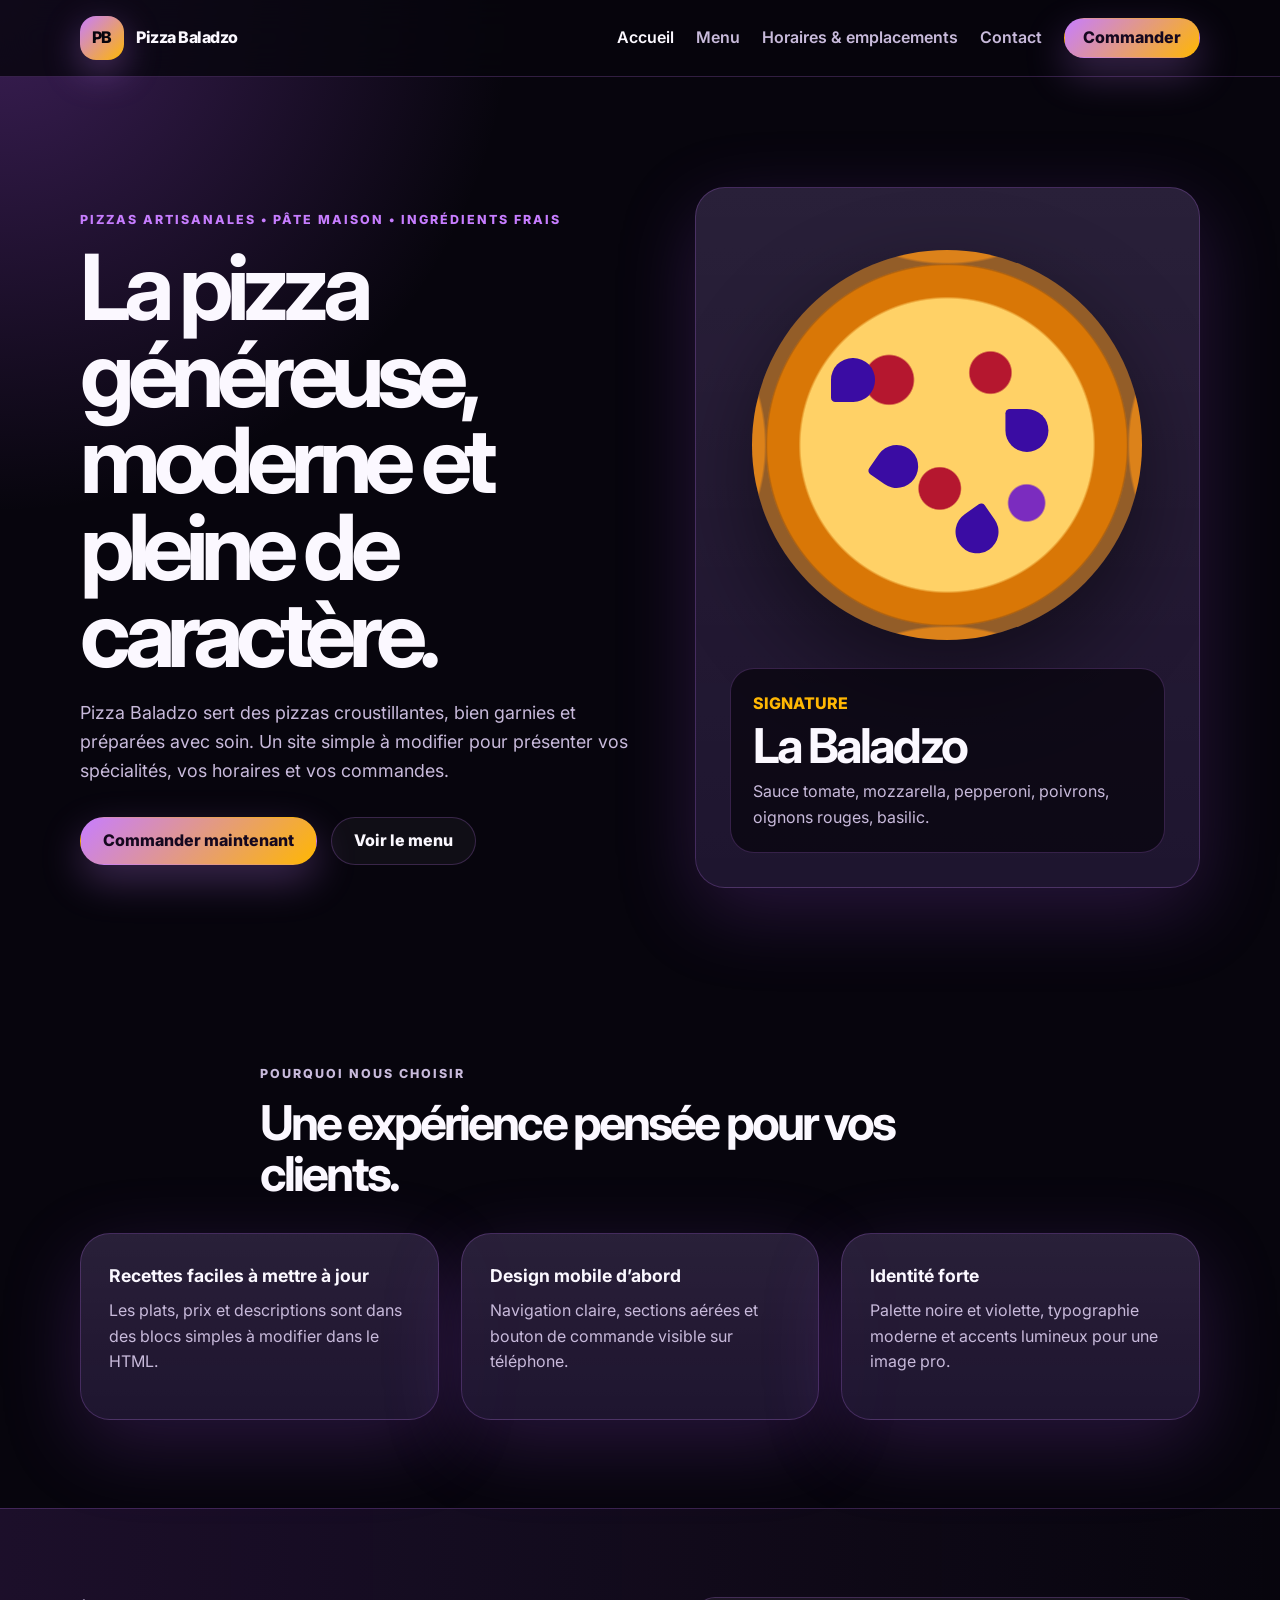
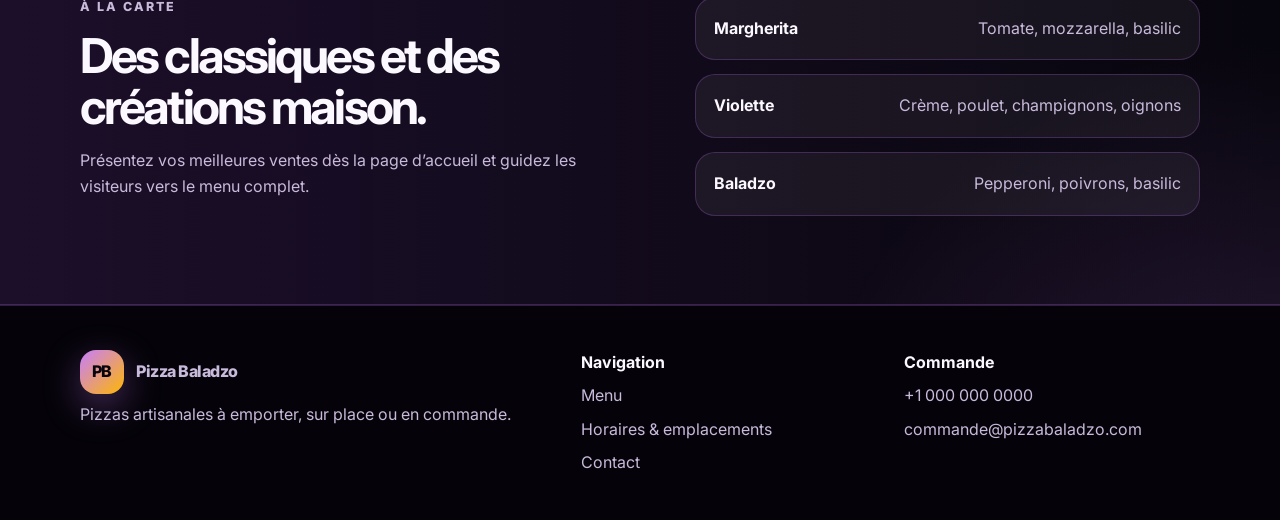
<file: index.html>
<!doctype html>
<html lang="fr">
  <head>
    <meta charset="UTF-8" />
    <meta name="viewport" content="width=device-width, initial-scale=1.0" />
    <meta
      name="description"
      content="Pizza Baladzo prépare des pizzas artisanales généreuses dans une ambiance moderne noire et violette. Découvrez le menu, les horaires, les emplacements et commandez facilement."
    />
    <title>Pizza Baladzo | Pizzas artisanales</title>
    <link rel="preconnect" href="https://fonts.googleapis.com" />
    <link rel="preconnect" href="https://fonts.gstatic.com" crossorigin />
    <link
      href="https://fonts.googleapis.com/css2?family=Inter:wght@400;500;600;700;800&display=swap"
      rel="stylesheet"
    />
    <link rel="stylesheet" href="styles.css" />
  </head>
  <body>
    <header class="site-header">
      <nav class="nav container" aria-label="Navigation principale">
        <a class="brand" href="index.html" aria-label="Accueil Pizza Baladzo">
          <span class="brand-mark">PB</span>
          <span>Pizza Baladzo</span>
        </a>
        <button class="nav-toggle" type="button" aria-expanded="false" aria-controls="nav-links">
          <span class="sr-only">Ouvrir le menu</span>
          <span></span>
          <span></span>
          <span></span>
        </button>
        <div class="nav-links" id="nav-links">
          <a href="index.html" aria-current="page">Accueil</a>
          <a href="menu.html">Menu</a>
          <a href="horaires-emplacements.html">Horaires & emplacements</a>
          <a href="contact.html">Contact</a>
          <a class="btn btn-small" href="contact.html#commande">Commander</a>
        </div>
      </nav>
    </header>

    <main>
      <section class="hero section">
        <div class="container hero-grid">
          <div class="hero-content">
            <p class="eyebrow">Pizzas artisanales • pâte maison • ingrédients frais</p>
            <h1>La pizza généreuse, moderne et pleine de caractère.</h1>
            <p class="hero-text">
              Pizza Baladzo sert des pizzas croustillantes, bien garnies et préparées avec soin.
              Un site simple à modifier pour présenter vos spécialités, vos horaires et vos commandes.
            </p>
            <div class="hero-actions">
              <a class="btn" href="contact.html#commande">Commander maintenant</a>
              <a class="btn btn-outline" href="menu.html">Voir le menu</a>
            </div>
          </div>
          <div class="hero-card" aria-label="Pizza signature Baladzo">
            <div class="pizza-visual">
              <span></span><span></span><span></span><span></span>
            </div>
            <div class="hero-card-content">
              <p>Signature</p>
              <h2>La Baladzo</h2>
              <span>Sauce tomate, mozzarella, pepperoni, poivrons, oignons rouges, basilic.</span>
            </div>
          </div>
        </div>
      </section>

      <section class="section">
        <div class="container section-heading">
          <p class="eyebrow">Pourquoi nous choisir</p>
          <h2>Une expérience pensée pour vos clients.</h2>
        </div>
        <div class="container cards three-columns">
          <article class="card">
            <h3>Recettes faciles à mettre à jour</h3>
            <p>Les plats, prix et descriptions sont dans des blocs simples à modifier dans le HTML.</p>
          </article>
          <article class="card">
            <h3>Design mobile d’abord</h3>
            <p>Navigation claire, sections aérées et bouton de commande visible sur téléphone.</p>
          </article>
          <article class="card">
            <h3>Identité forte</h3>
            <p>Palette noire et violette, typographie moderne et accents lumineux pour une image pro.</p>
          </article>
        </div>
      </section>

      <section class="section featured-section">
        <div class="container split">
          <div>
            <p class="eyebrow">À la carte</p>
            <h2>Des classiques et des créations maison.</h2>
            <p>
              Présentez vos meilleures ventes dès la page d’accueil et guidez les visiteurs vers le menu complet.
            </p>
          </div>
          <div class="mini-menu">
            <div>
              <strong>Margherita</strong>
              <span>Tomate, mozzarella, basilic</span>
            </div>
            <div>
              <strong>Violette</strong>
              <span>Crème, poulet, champignons, oignons</span>
            </div>
            <div>
              <strong>Baladzo</strong>
              <span>Pepperoni, poivrons, basilic</span>
            </div>
          </div>
        </div>
      </section>
    </main>

    <footer class="site-footer">
      <div class="container footer-grid">
        <div>
          <a class="brand" href="index.html"><span class="brand-mark">PB</span><span>Pizza Baladzo</span></a>
          <p>Pizzas artisanales à emporter, sur place ou en commande.</p>
        </div>
        <div>
          <strong>Navigation</strong>
          <a href="menu.html">Menu</a>
          <a href="horaires-emplacements.html">Horaires & emplacements</a>
          <a href="contact.html">Contact</a>
        </div>
        <div>
          <strong>Commande</strong>
          <a href="tel:+10000000000">+1 000 000 0000</a>
          <a href="mailto:commande@pizzabaladzo.com">commande@pizzabaladzo.com</a>
        </div>
      </div>
    </footer>
    <script src="script.js"></script>
  </body>
</html>
</file>
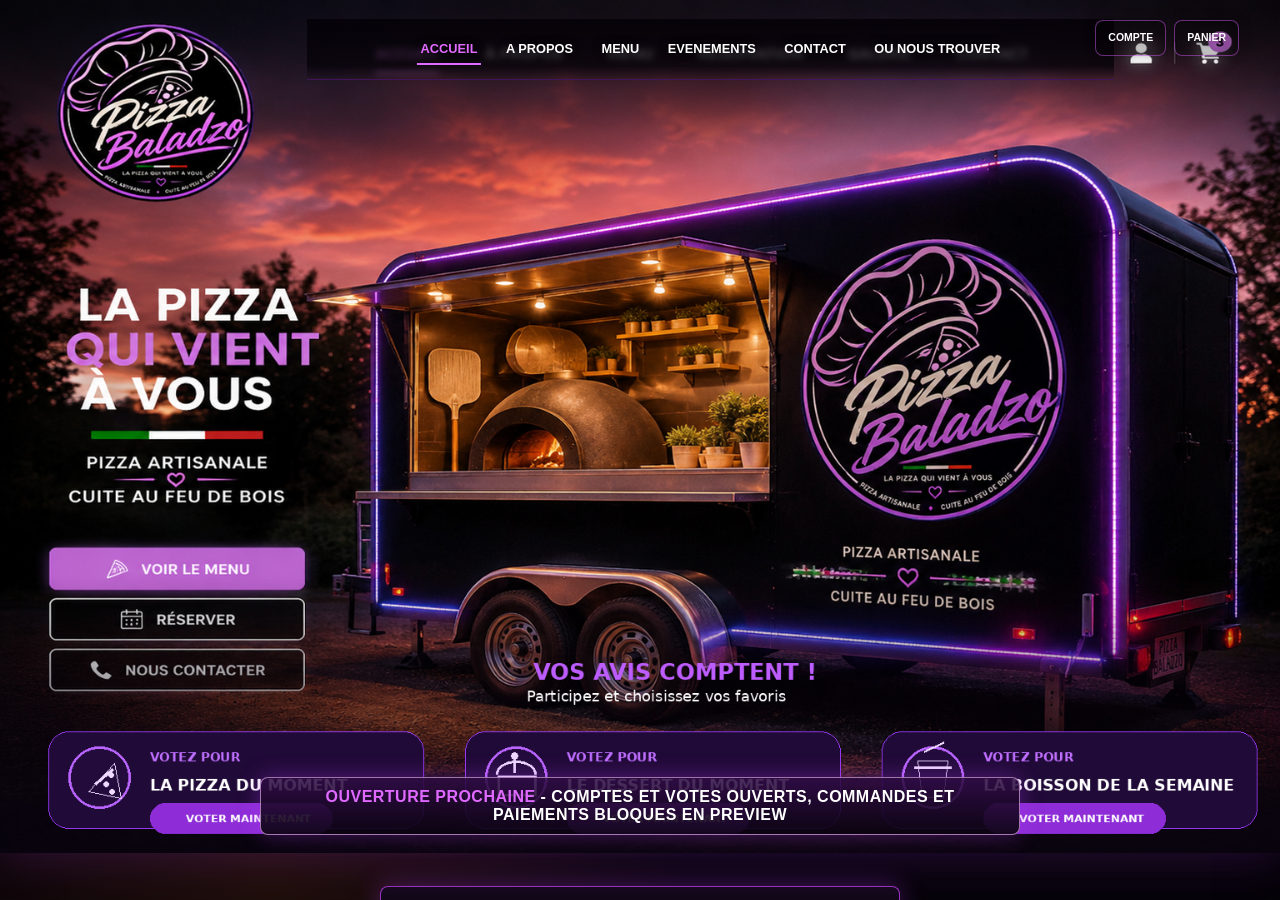
<file: preview/index.html>
<!doctype html>
<html lang="fr">
<head>
  <meta charset="utf-8">
  <meta name="viewport" content="width=device-width, initial-scale=1">
  <title>Pizza Baladzo - Preview client</title>
  <meta name="description" content="Preview client Pizza Baladzo en maquettes exactes cliquables.">
  <meta name="theme-color" content="#050208">
  <link rel="icon" href="assets/logo-pizza-baladzo.svg" type="image/svg+xml">
  <style>
    :root{
      --bg:#050208;
      --violet:#b63cff;
      --violet-2:#e069ff;
      --panel:rgba(8,5,13,.93);
      --line:rgba(205,69,255,.72);
      --text:#fff;
      --muted:#d8c8e6;
    }
    *{box-sizing:border-box}
    html,body{margin:0;min-height:100%;background:#050208;color:var(--text);font-family:Inter,Segoe UI,Arial,sans-serif}
    body{overflow-x:hidden}
    button,input,textarea,select{font:inherit}
    button{cursor:pointer}
    .app{
      min-height:100vh;
      display:flex;
      align-items:flex-start;
      justify-content:center;
      background:
        radial-gradient(circle at 77% 8%,rgba(188,54,255,.18),transparent 30rem),
        radial-gradient(circle at 21% 95%,rgba(255,112,28,.11),transparent 26rem),
        #050208;
    }
    .mockup{
      position:relative;
      width:min(100vw,var(--page-width));
      margin:0 auto;
      background:#050208;
      box-shadow:0 0 46px rgba(183,60,255,.22);
    }
    .mockup img{
      display:block;
      width:100%;
      height:auto;
      user-select:none;
      -webkit-user-drag:none;
    }
    .site-nav-overlay{
      position:absolute;
      left:24%;
      right:13%;
      top:2.2%;
      z-index:12;
      min-height:7.2%;
      display:flex;
      align-items:center;
      justify-content:center;
      gap:clamp(10px,1.6vw,34px);
      padding:10px 14px;
      border-bottom:1px solid rgba(184,60,255,.32);
      background:linear-gradient(180deg,rgba(5,2,8,.92),rgba(5,2,8,.72) 78%,rgba(5,2,8,0));
      backdrop-filter:blur(3px);
    }
    .nav-button{
      border:0;
      border-radius:0;
      background:transparent;
      color:#fff;
      padding:8px 4px;
      font-size:clamp(9px,1vw,18px);
      font-weight:900;
      line-height:1;
      text-transform:uppercase;
      white-space:nowrap;
      letter-spacing:0;
      text-shadow:0 0 8px rgba(0,0,0,.75);
    }
    .nav-button.active{
      color:var(--violet-2);
      box-shadow:0 2px 0 var(--violet-2);
    }
    .quick-actions-overlay{
      position:absolute;
      z-index:22;
      right:3.2%;
      top:2.3%;
      display:flex;
      align-items:center;
      gap:8px;
    }
    .quick-actions-overlay button{
      border:1px solid rgba(218,97,255,.45);
      border-radius:8px;
      background:rgba(0,0,0,.24);
      color:white;
      min-height:36px;
      padding:0 12px;
      font-size:clamp(10px,.82vw,14px);
      font-weight:900;
      text-transform:uppercase;
      cursor:pointer;
      box-shadow:0 0 12px rgba(0,0,0,.25);
    }
    .quick-actions-overlay button:hover,
    .quick-actions-overlay button.active{
      color:var(--violet-2);
      border-color:rgba(218,97,255,.85);
      box-shadow:0 0 16px rgba(183,60,255,.38);
    }
    .hotspot{
      position:absolute;
      left:calc(var(--x)*1%);
      top:calc(var(--y)*1% - .9%);
      width:calc(var(--w)*1%);
      height:calc(var(--h)*1% + 1.8%);
      border:0;
      padding:0;
      border-radius:8px;
      color:transparent;
      background:transparent;
      opacity:0;
      cursor:pointer;
    }
    .hotspot:hover{
      opacity:0;
    }
    .hotspot:focus-visible{
      opacity:1;
      outline:2px solid rgba(230,105,255,.55);
      outline-offset:2px;
      background:rgba(183,60,255,.08);
    }
    .selection-marker{
      position:absolute;
      left:calc(var(--x)*1%);
      top:calc(var(--y)*1%);
      width:calc(var(--w)*1%);
      height:calc(var(--h)*1%);
      pointer-events:none;
      border:2px solid rgba(245,188,255,.95);
      border-radius:8px;
      background:linear-gradient(180deg,rgba(224,105,255,.62),rgba(142,38,219,.58));
      box-shadow:0 0 20px rgba(210,78,255,.62),inset 0 0 18px rgba(255,255,255,.12);
      mix-blend-mode:screen;
    }
    .toast{
      position:fixed;
      left:50%;
      bottom:20px;
      z-index:40;
      transform:translate(-50%,120%);
      width:min(520px,calc(100% - 28px));
      padding:14px 18px;
      border:1px solid var(--line);
      border-radius:8px;
      background:linear-gradient(180deg,rgba(24,9,33,.97),rgba(8,5,13,.97));
      box-shadow:0 0 26px rgba(183,60,255,.35);
      text-align:center;
      font-weight:800;
      letter-spacing:.02em;
      transition:transform .22s ease;
    }
    .toast.show{transform:translate(-50%,0)}
    .modal-backdrop{
      position:fixed;
      inset:0;
      z-index:60;
      display:none;
      align-items:center;
      justify-content:center;
      padding:18px;
      background:rgba(0,0,0,.76);
      backdrop-filter:blur(7px);
    }
    .modal-backdrop.open{display:flex}
    .modal{
      width:min(760px,100%);
      max-height:min(860px,92vh);
      overflow:auto;
      border:1px solid var(--line);
      border-radius:8px;
      background:
        linear-gradient(180deg,rgba(28,10,39,.94),rgba(7,4,12,.98)),
        url('assets/hero-accueil.png') center/cover;
      box-shadow:0 0 36px rgba(183,60,255,.44),0 26px 90px rgba(0,0,0,.72);
    }
    .modal-inner{padding:24px}
    .modal-head{display:flex;align-items:center;justify-content:space-between;gap:16px;margin-bottom:18px}
    .modal h2,.modal h3{margin:0;text-transform:uppercase;letter-spacing:.04em}
    .modal h2 span,.price,.violet{color:var(--violet-2)}
    .close{
      width:42px;height:42px;border:1px solid var(--line);border-radius:8px;
      background:rgba(0,0,0,.45);color:white;font-size:24px;line-height:1
    }
    .grid{display:grid;gap:12px}
    .grid.two{grid-template-columns:repeat(2,minmax(0,1fr))}
    .field{display:grid;gap:6px;color:var(--muted);font-size:14px}
    .field input,.field textarea,.field select{
      width:100%;
      border:1px solid rgba(218,97,255,.55);
      border-radius:8px;
      background:rgba(0,0,0,.44);
      color:white;
      padding:12px 13px;
      outline:none;
    }
    .field textarea{min-height:96px;resize:vertical}
    .choice-row{display:flex;flex-wrap:wrap;gap:10px;margin:10px 0 16px}
    .choice{
      border:1px solid rgba(218,97,255,.55);
      border-radius:8px;
      background:rgba(0,0,0,.38);
      color:white;
      padding:10px 13px;
      font-weight:800;
    }
    .choice.active{background:linear-gradient(180deg,#d463ff,#8e26db);border-color:#f0b8ff}
    .primary{
      border:0;
      border-radius:8px;
      background:linear-gradient(180deg,#d463ff,#8e26db);
      color:white;
      padding:13px 18px;
      font-weight:900;
      text-transform:uppercase;
      letter-spacing:.03em;
      box-shadow:0 0 18px rgba(183,60,255,.34);
    }
    .secondary{
      border:1px solid rgba(218,97,255,.7);
      border-radius:8px;
      background:rgba(0,0,0,.4);
      color:white;
      padding:12px 16px;
      font-weight:800;
    }
    .list{display:grid;gap:10px}
    .line{
      display:grid;
      grid-template-columns:1fr auto;
      gap:12px;
      align-items:center;
      border:1px solid rgba(218,97,255,.36);
      border-radius:8px;
      background:rgba(0,0,0,.34);
      padding:12px;
    }
    .line strong{display:block}
    .line small{display:block;color:var(--muted);margin-top:3px}
    .actions{display:flex;flex-wrap:wrap;gap:10px;margin-top:18px}
    .notice{
      border:1px solid rgba(218,97,255,.38);
      border-radius:8px;
      background:rgba(0,0,0,.36);
      padding:13px;
      color:var(--muted);
      margin:12px 0;
    }
    .prelaunch-banner{
      position:absolute;
      z-index:21;
      left:50%;
      bottom:2.2%;
      transform:translateX(-50%);
      width:min(760px,88%);
      border:1px solid rgba(245,188,255,.62);
      border-radius:8px;
      background:linear-gradient(180deg,rgba(48,12,70,.86),rgba(11,4,16,.92));
      box-shadow:0 0 22px rgba(183,60,255,.34);
      padding:10px 14px;
      text-align:center;
      color:white;
      font-weight:900;
      text-transform:uppercase;
      letter-spacing:.03em;
      pointer-events:none;
    }
    .prelaunch-banner span{color:var(--violet-2)}
    .account-tabs{
      display:grid;
      grid-template-columns:repeat(3,minmax(0,1fr));
      gap:8px;
      margin:14px 0;
    }
    .account-tabs button{
      border:1px solid rgba(218,97,255,.45);
      border-radius:8px;
      background:rgba(0,0,0,.38);
      color:white;
      padding:10px;
      font-weight:800;
      text-align:left;
    }
    .account-card{
      border:1px solid rgba(218,97,255,.34);
      border-radius:8px;
      background:rgba(0,0,0,.34);
      padding:12px;
    }
    .account-card strong{display:block;text-transform:uppercase}
    .account-card small{display:block;color:var(--muted);margin-top:4px;line-height:1.35}
    .vote-detail{
      position:absolute;
      left:6%;
      right:6%;
      top:15%;
      z-index:4;
      border:1px solid rgba(218,97,255,.72);
      border-radius:8px;
      background:linear-gradient(180deg,rgba(9,5,15,.94),rgba(5,3,8,.96));
      box-shadow:0 0 30px rgba(183,60,255,.38);
      padding:22px;
    }
    .vote-detail h1{
      margin:0;
      font-size:clamp(24px,4vw,58px);
      line-height:1;
      text-transform:uppercase;
      letter-spacing:.04em;
    }
    .vote-detail h1 span{color:var(--violet-2)}
    .vote-detail p{margin:8px 0 18px;color:var(--muted);font-weight:700}
    .vote-grid{
      display:grid;
      grid-template-columns:repeat(3,minmax(0,1fr));
      gap:12px;
    }
    .vote-card{
      border:1px solid rgba(218,97,255,.48);
      border-radius:8px;
      background:rgba(0,0,0,.48);
      padding:10px;
      min-height:220px;
      display:grid;
      gap:8px;
      align-content:space-between;
      overflow:hidden;
    }
    .vote-card img{
      width:100%;
      aspect-ratio:16/10;
      object-fit:cover;
      border-radius:6px;
      border:1px solid rgba(218,97,255,.35);
      box-shadow:0 0 14px rgba(183,60,255,.22);
    }
    .vote-card strong{
      display:block;
      text-transform:uppercase;
      letter-spacing:.03em;
      font-size:18px;
    }
    .vote-card small{display:block;color:var(--muted);line-height:1.35}
    .vote-button{
      border:0;
      border-radius:8px;
      padding:10px 12px;
      color:white;
      background:linear-gradient(180deg,#d463ff,#8e26db);
      font-weight:900;
      text-transform:uppercase;
      letter-spacing:.03em;
    }
    .vote-button.active{
      background:linear-gradient(180deg,#f0b4ff,#a527f0);
      box-shadow:0 0 18px rgba(224,105,255,.64);
    }
    .vote-back{
      margin-bottom:14px;
      border:1px solid rgba(218,97,255,.7);
      border-radius:8px;
      background:rgba(0,0,0,.42);
      color:white;
      padding:10px 14px;
      font-weight:800;
    }
    .loyalty-detail{
      position:absolute;
      left:6%;
      right:6%;
      top:14%;
      z-index:4;
      border:1px solid rgba(218,97,255,.72);
      border-radius:8px;
      background:linear-gradient(180deg,rgba(9,5,15,.95),rgba(5,3,8,.97));
      box-shadow:0 0 30px rgba(183,60,255,.38);
      padding:22px;
    }
    .loyalty-detail h1{
      margin:0;
      font-size:clamp(28px,4.3vw,64px);
      line-height:1;
      text-transform:uppercase;
      letter-spacing:.04em;
    }
    .loyalty-detail h1 span{color:var(--violet-2)}
    .loyalty-lead{color:var(--muted);font-weight:800;margin:8px 0 18px}
    .loyalty-grid{
      display:grid;
      grid-template-columns:1.05fr .95fr;
      gap:14px;
    }
    .loyalty-cards{
      display:grid;
      grid-template-columns:repeat(2,minmax(0,1fr));
      gap:12px;
    }
    .loyalty-card{
      border:1px solid rgba(218,97,255,.42);
      border-radius:8px;
      background:rgba(0,0,0,.42);
      padding:13px;
    }
    .loyalty-card strong{
      display:block;
      text-transform:uppercase;
      letter-spacing:.03em;
      margin-bottom:6px;
    }
    .loyalty-card small{display:block;color:var(--muted);line-height:1.35}
    .loyalty-card .big{
      color:var(--violet-2);
      font-size:34px;
      font-weight:900;
      line-height:1;
      margin:8px 0;
    }
    .loyalty-actions{display:flex;flex-wrap:wrap;gap:10px;margin-top:14px}
    .votes-overview{
      position:absolute;
      left:5.8%;
      right:5.8%;
      top:15%;
      z-index:4;
      border:1px solid rgba(218,97,255,.72);
      border-radius:8px;
      background:linear-gradient(180deg,rgba(9,5,15,.94),rgba(5,3,8,.96));
      box-shadow:0 0 30px rgba(183,60,255,.38);
      padding:22px;
    }
    .votes-overview h1{
      margin:0;
      font-size:clamp(28px,4.2vw,64px);
      line-height:1;
      text-transform:uppercase;
      letter-spacing:.04em;
    }
    .votes-overview h1 span{color:var(--violet-2)}
    .votes-overview p{color:var(--muted);font-weight:800;margin:8px 0 18px}
    .votes-overview-grid{
      display:grid;
      grid-template-columns:repeat(4,minmax(0,1fr));
      gap:12px;
    }
    .votes-overview-card{
      border:1px solid rgba(218,97,255,.48);
      border-radius:8px;
      background:rgba(0,0,0,.48);
      padding:10px;
      display:grid;
      gap:8px;
      align-content:space-between;
      min-height:280px;
    }
    .votes-overview-card img{
      width:100%;
      aspect-ratio:16/10;
      object-fit:cover;
      border-radius:6px;
      border:1px solid rgba(218,97,255,.35);
    }
    .votes-overview-card strong{
      text-transform:uppercase;
      letter-spacing:.03em;
      font-size:18px;
    }
    .votes-overview-card small{color:var(--muted);line-height:1.35}
    .contact-detail{
      position:absolute;
      left:7%;
      right:7%;
      top:16%;
      z-index:4;
      display:grid;
      grid-template-columns:1fr 1.15fr;
      gap:18px;
      border:1px solid rgba(218,97,255,.72);
      border-radius:8px;
      background:linear-gradient(180deg,rgba(9,5,15,.95),rgba(5,3,8,.97));
      box-shadow:0 0 30px rgba(183,60,255,.38);
      padding:22px;
    }
    .contact-detail h1{
      margin:0;
      font-size:clamp(28px,4.2vw,62px);
      line-height:1;
      text-transform:uppercase;
      letter-spacing:.04em;
    }
    .contact-detail h1 span{color:var(--violet-2)}
    .contact-detail p{color:var(--muted);font-weight:700;line-height:1.45}
    .contact-panel{
      border:1px solid rgba(218,97,255,.4);
      border-radius:8px;
      background:rgba(0,0,0,.36);
      padding:14px;
    }
    .event-detail,.location-detail{
      position:absolute;
      left:6%;
      right:6%;
      top:14%;
      z-index:4;
      border:1px solid rgba(218,97,255,.72);
      border-radius:8px;
      background:linear-gradient(180deg,rgba(9,5,15,.95),rgba(5,3,8,.97));
      box-shadow:0 0 30px rgba(183,60,255,.38);
      padding:22px;
    }
    .event-detail h1,.location-detail h1{
      margin:0;
      font-size:clamp(28px,4.2vw,62px);
      line-height:1;
      text-transform:uppercase;
      letter-spacing:.04em;
    }
    .event-detail h1 span,.location-detail h1 span{color:var(--violet-2)}
    .event-detail p,.location-detail p{color:var(--muted);font-weight:700;line-height:1.45}
    .event-grid,.location-grid{
      display:grid;
      grid-template-columns:1fr 1fr;
      gap:14px;
      margin-top:16px;
    }
    .mini-map{
      min-height:260px;
      border:1px solid rgba(218,97,255,.42);
      border-radius:8px;
      background:
        radial-gradient(circle at 62% 47%,rgba(218,97,255,.38) 0 4%,transparent 5%),
        linear-gradient(32deg,transparent 0 45%,rgba(255,255,255,.09) 45% 47%,transparent 47% 100%),
        linear-gradient(122deg,transparent 0 42%,rgba(255,255,255,.07) 42% 44%,transparent 44% 100%),
        rgba(0,0,0,.38);
      display:grid;
      place-items:center;
      text-align:center;
      color:var(--muted);
      padding:14px;
    }
    .status-pill{
      display:inline-flex;
      align-items:center;
      gap:8px;
      border:1px solid rgba(218,97,255,.55);
      border-radius:8px;
      padding:8px 10px;
      background:rgba(0,0,0,.38);
      color:white;
      font-weight:900;
      text-transform:uppercase;
    }
    .alert-red{
      border-color:rgba(255,79,120,.75);
      color:#ffb7c8;
      box-shadow:0 0 14px rgba(255,79,120,.22);
    }
    .floating-action{
      position:absolute;
      z-index:13;
      left:calc(var(--x)*1%);
      top:calc(var(--y)*1%);
      width:calc(var(--w)*1%);
      min-height:calc(var(--h)*1%);
      border:1px solid rgba(245,188,255,.82);
      border-radius:8px;
      background:linear-gradient(180deg,#d463ff,#8e26db);
      color:#fff;
      font-size:clamp(10px,1.05vw,17px);
      font-weight:900;
      text-transform:uppercase;
      box-shadow:0 0 18px rgba(183,60,255,.42);
    }
    .menu-votes-fix{
      position:absolute;
      z-index:13;
      left:41.7%;
      top:33.3%;
      width:16%;
      min-height:10%;
      display:grid;
      place-items:center;
      text-align:left;
      padding:6px 12px;
      background:linear-gradient(90deg,rgba(8,4,12,.96),rgba(8,4,12,.82) 78%,rgba(8,4,12,0));
      color:#fff;
      font-size:clamp(14px,1.7vw,31px);
      font-weight:900;
      line-height:1.05;
      text-transform:uppercase;
      text-shadow:0 0 10px rgba(0,0,0,.86);
    }
    .menu-votes-fix span{color:var(--violet-2)}
    .custom-live-panel{
      position:absolute;
      z-index:14;
      left:47.8%;
      right:4.5%;
      bottom:1.2%;
      border:1px solid rgba(218,97,255,.68);
      border-radius:8px;
      background:linear-gradient(180deg,rgba(10,5,16,.94),rgba(5,3,8,.97));
      box-shadow:0 0 22px rgba(183,60,255,.34);
      padding:10px;
      display:grid;
      gap:8px;
    }
    .custom-live-panel h3{
      margin:0;
      font-size:clamp(12px,1.2vw,20px);
      text-transform:uppercase;
      color:var(--violet-2);
    }
    .custom-live-panel p{
      margin:0;
      color:var(--muted);
      font-size:clamp(10px,.82vw,14px);
      line-height:1.25;
    }
    .custom-chip-row{display:flex;flex-wrap:wrap;gap:5px}
    .custom-chip{
      border:1px solid rgba(218,97,255,.55);
      border-radius:8px;
      background:rgba(0,0,0,.38);
      color:white;
      padding:5px 7px;
      font-size:clamp(9px,.72vw,12px);
      font-weight:800;
    }
    .custom-chip.active{
      background:linear-gradient(180deg,#d463ff,#8e26db);
      box-shadow:0 0 12px rgba(183,60,255,.38);
    }
    .custom-live-footer{
      display:flex;
      align-items:center;
      justify-content:space-between;
      gap:10px;
    }
    .cart-live-panel{
      position:absolute;
      z-index:14;
      left:5.5%;
      right:5.5%;
      top:16%;
      border:1px solid rgba(218,97,255,.72);
      border-radius:8px;
      background:linear-gradient(180deg,rgba(9,5,15,.95),rgba(5,3,8,.98));
      box-shadow:0 0 30px rgba(183,60,255,.38);
      padding:16px;
      display:grid;
      grid-template-columns:1.25fr .9fr;
      gap:14px;
      max-height:78%;
      overflow:auto;
    }
    .cart-live-panel h3{
      margin:0 0 8px;
      color:var(--violet-2);
      text-transform:uppercase;
      letter-spacing:.04em;
    }
    .cart-row{
      display:grid;
      grid-template-columns:1fr auto auto;
      gap:10px;
      align-items:center;
      border:1px solid rgba(218,97,255,.34);
      border-radius:8px;
      background:rgba(0,0,0,.36);
      padding:10px;
      margin-bottom:8px;
    }
    .cart-row strong,.cart-row small{display:block}
    .cart-row small{color:var(--muted);line-height:1.3}
    .qty-controls{display:flex;align-items:center;gap:6px}
    .icon-btn{
      width:30px;
      height:30px;
      border:1px solid rgba(218,97,255,.6);
      border-radius:8px;
      background:rgba(0,0,0,.45);
      color:white;
      font-weight:900;
    }
    .pay-options{display:grid;gap:8px}
    .pay-options button{
      border:1px solid rgba(218,97,255,.5);
      border-radius:8px;
      background:rgba(0,0,0,.36);
      color:white;
      padding:10px;
      text-align:left;
      font-weight:800;
    }
    .pay-options button.active{
      background:linear-gradient(180deg,#d463ff,#8e26db);
      box-shadow:0 0 16px rgba(183,60,255,.42);
    }
    .cart-section{
      border:1px solid rgba(218,97,255,.32);
      border-radius:8px;
      background:rgba(0,0,0,.30);
      padding:12px;
      margin-bottom:10px;
    }
    .cart-empty{
      border:1px solid rgba(218,97,255,.42);
      border-radius:8px;
      padding:14px;
      color:var(--muted);
      background:rgba(0,0,0,.34);
    }
    .cart-price{
      color:var(--violet-2);
      font-weight:900;
      white-space:nowrap;
    }
    .slot-options{
      display:grid;
      grid-template-columns:repeat(4,1fr);
      gap:8px;
    }
    .slot-options button{
      min-height:46px;
      border:1px solid rgba(218,97,255,.52);
      border-radius:8px;
      background:rgba(0,0,0,.42);
      color:white;
      font-weight:900;
      display:flex;
      flex-direction:column;
      align-items:center;
      justify-content:center;
      gap:2px;
      line-height:1.1;
    }
    .slot-options button.active{
      background:linear-gradient(180deg,#d463ff,#8e26db);
      box-shadow:0 0 16px rgba(183,60,255,.45);
    }
    .cart-total-line{
      display:flex;
      align-items:center;
      justify-content:space-between;
      gap:12px;
      padding:8px 0;
      border-bottom:1px solid rgba(255,255,255,.12);
    }
    .cart-total-line:last-child{border-bottom:0}
    .cart-total-line strong{font-size:18px}
    .cart-textarea{
      width:100%;
      min-height:72px;
      resize:vertical;
      border:1px solid rgba(255,255,255,.28);
      border-radius:8px;
      background:rgba(255,255,255,.06);
      color:white;
      padding:10px;
      font:inherit;
    }
    .allergen-check{
      display:flex;
      gap:10px;
      align-items:flex-start;
      color:white;
      font-size:13px;
      line-height:1.35;
      margin:10px 0;
    }
    .allergen-check input{
      width:18px;
      height:18px;
      accent-color:#b736ff;
      margin-top:1px;
    }
    @media (max-width:740px){
      .app{align-items:flex-start}
      .mockup{width:100vw}
      .modal-inner{padding:18px}
      .grid.two{grid-template-columns:1fr}
      .modal{max-height:94vh}
      .vote-detail{left:4%;right:4%;top:12%;padding:14px}
      .vote-grid{grid-template-columns:1fr}
      .vote-card{min-height:auto}
      .votes-overview,.loyalty-detail{left:4%;right:4%;top:12%;padding:14px;position:relative;margin:10px 8px 14px}
      .votes-overview-grid,.loyalty-grid,.loyalty-cards{grid-template-columns:1fr}
      .votes-overview-card{min-height:auto}
      .contact-detail{left:4%;right:4%;top:12%;grid-template-columns:1fr;padding:14px}
      .event-detail,.location-detail{left:4%;right:4%;top:12%;position:relative;margin:10px 8px 14px;padding:14px}
      .event-grid,.location-grid{grid-template-columns:1fr}
      .site-nav-overlay{
        left:2%;
        right:23%;
        top:1%;
        gap:6px;
        padding:8px;
        overflow-x:auto;
        justify-content:flex-start;
      }
      .nav-button{font-size:10px;flex:0 0 auto}
      .quick-actions-overlay{
        right:2%;
        top:1%;
        gap:4px;
      }
      .quick-actions-overlay button{
        min-height:32px;
        padding:0 8px;
        font-size:9px;
      }
      .floating-action{font-size:10px;min-height:34px}
      .menu-votes-fix{left:39%;top:32%;width:22%;font-size:12px}
      .custom-live-panel{
        position:relative;
        left:auto;
        right:auto;
        bottom:auto;
        margin:10px 8px 14px;
      }
      .cart-live-panel{
        position:relative;
        left:auto;
        right:auto;
        top:auto;
        grid-template-columns:1fr;
        margin:10px 8px 14px;
        max-height:none;
      }
      .cart-row{grid-template-columns:1fr}
      .slot-options{grid-template-columns:repeat(2,1fr)}
      .account-tabs{grid-template-columns:1fr}
      .prelaunch-banner{position:relative;left:auto;bottom:auto;transform:none;margin:10px auto;width:calc(100% - 18px)}
      .hotspot{
        min-width:34px;
        min-height:28px;
      }
    }
  </style>
</head>
<body>
  <main class="app" id="app" aria-live="polite"></main>
  <div class="toast" id="toast"></div>

  <div class="modal-backdrop" id="modalBackdrop" role="dialog" aria-modal="true" aria-labelledby="modalTitle">
    <section class="modal">
      <div class="modal-inner">
        <div class="modal-head">
          <h2 id="modalTitle">Pizza <span>Baladzo</span></h2>
          <button class="close" type="button" onclick="closeModal()" aria-label="Fermer">x</button>
        </div>
        <div id="modalBody"></div>
      </div>
    </section>
  </div>

  <script>
    const PRELAUNCH_MODE = true;
    const OPENING_DATE = '';

    const products = {
      margherita:{name:'Margherita',price:12.90,desc:'Sauce tomate San Marzano, mozzarella, basilic frais.',img:'assets/vote-margherita.jpg'},
      reine:{name:'Reine',price:14.50,desc:'Tomate, mozzarella, jambon blanc, champignons.',img:'assets/vote-reine.jpg'},
      fromages:{name:'4 Fromages',price:15.50,desc:'Creme fraiche, mozzarella, gorgonzola, chevre, emmental.',img:'assets/vote-4-fromages.jpg'},
      pepperoni:{name:'Pepperoni',price:14.50,desc:'Tomate, mozzarella, pepperoni, origan.',img:'assets/vote-vegetarienne.jpg'},
      chevre:{name:'Chevre miel',price:15.50,desc:'Creme fraiche, chevre, miel, noix, roquette.',img:'assets/vote-chevre-miel.jpg'},
      moment:{name:'Pizza du moment',price:15.50,desc:'Recette artisanale de la semaine, selon inspiration et produits disponibles.',img:'assets/vote-calzone.jpg'},
      tiramisu:{name:'Tiramisu',price:5.50,desc:'Creme mascarpone, cafe et cacao amer.',img:'assets/vote-tiramisu.jpg'},
      mousse:{name:'Mousse au chocolat',price:5.50,desc:'Mousse au chocolat noir intense.',img:'assets/vote-mousse.jpg'},
      panna:{name:'Panna cotta fruits rouges',price:5.50,desc:'Panna cotta vanillee, coulis de fruits rouges.',img:'assets/vote-panna.jpg'},
      crumble:{name:'Crumble froid',price:6.00,desc:'Dessert froid en verrine avec fruits et crumble croustillant.',img:'assets/vote-fondant.jpg'},
      dessertMoment:{name:'Dessert du moment',price:6.00,desc:'Creation maison servie en verrine ou ramequin avec couvercle.',img:'assets/vote-tarte-citron.jpg'},
      coca:{name:'Coca-Cola',price:2.50,desc:'33cl',img:'assets/vote-coca.jpg'},
      sprite:{name:'Sprite',price:2.50,desc:'33cl',img:'assets/vote-sprite.jpg'},
      fanta:{name:'Fanta Orange',price:2.50,desc:'33cl',img:'assets/vote-fanta.jpg'},
      orangina:{name:'Orangina',price:2.50,desc:'33cl',img:'assets/vote-orangina.jpg'},
      seven:{name:'7Up',price:2.50,desc:'33cl',img:'assets/vote-7up.jpg'},
      iceTea:{name:'Ice Tea peche',price:2.50,desc:'33cl',img:'assets/vote-ice-tea.jpg'},
      oasis:{name:'Oasis tropical',price:2.50,desc:'33cl',img:'assets/vote-oasis.jpg'},
      oasisCassis:{name:'Oasis cassis',price:2.50,desc:'33cl',img:'assets/vote-oasis-cassis.jpg'},
      oasisFramboise:{name:'Oasis framboise',price:2.50,desc:'33cl',img:'assets/vote-oasis-framboise.jpg'},
      oasisOrange:{name:'Oasis orange',price:2.50,desc:'33cl',img:'assets/vote-oasis-orange.jpg'},
      formuleSolo:{name:'Pizza + boisson',price:14.90,desc:'1 pizza artisanale + 1 boisson. Economie estimee : 0,50 euro.'},
      formuleGourmande:{name:'Pizza + dessert',price:16.90,desc:'1 pizza artisanale + 1 dessert maison. Economie estimee : 1 euro.'},
      formuleDuo:{name:'Pizza + dessert + boisson',price:18.90,desc:'1 pizza artisanale + 1 dessert + 1 boisson. Economie estimee : 1,50 euro.'},
      formuleFamille:{name:'Offre du moment',price:49.90,desc:'Offre evolutive selon la semaine. Contenu et economie affiches en preview.'}
    };

    const state = {
      page:'accueil',
      cart:[],
      custom:{base:'Sauce tomate',size:'L',ingredients:['Mozzarella','Jambon','Champignons','Oignons','Olives']},
      slot:'19:00',
      payment:'online',
      specialRequest:'',
      allergensAccepted:false,
      loggedIn:false,
      votes:{pizza:null,dessert:null,boisson:null},
      loyaltyPoints:7,
      hasOrdered:false,
      formulaFlow:null
    };

    const formulaPlans = {
      formuleSolo:{label:'Pizza + boisson',price:14.90,steps:{pizza:1,boisson:1,dessert:0}},
      formuleGourmande:{label:'Pizza + dessert',price:16.90,steps:{pizza:1,boisson:0,dessert:1}},
      formuleDuo:{label:'Pizza + dessert + boisson',price:18.90,steps:{pizza:1,boisson:1,dessert:1}},
      formuleFamille:{label:'Offre du moment',price:49.90,steps:{pizza:2,boisson:4,dessert:2}}
    };

    const productCategories = {
      margherita:'pizza', reine:'pizza', fromages:'pizza', pepperoni:'pizza', chevre:'pizza', moment:'pizza',
      tiramisu:'dessert', mousse:'dessert', panna:'dessert', crumble:'dessert', dessertMoment:'dessert',
      coca:'boisson', sprite:'boisson', fanta:'boisson', orangina:'boisson', seven:'boisson', iceTea:'boisson', oasis:'boisson', oasisCassis:'boisson', oasisFramboise:'boisson', oasisOrange:'boisson'
    };

    const voteCatalog = {
      pizza:[
        products.margherita,
        products.reine,
        products.fromages,
        products.pepperoni,
        products.chevre,
        products.moment
      ],
      dessert:[
        products.tiramisu,
        products.mousse,
        products.panna,
        products.crumble,
        products.dessertMoment
      ],
      boisson:[
        products.coca,
        products.sprite,
        products.fanta,
        products.orangina,
        products.seven,
        products.iceTea,
        products.oasis,
        products.oasisCassis,
        products.oasisFramboise,
        products.oasisOrange
      ]
    };

    const pizzaDetails = {
      margherita:{ingredients:'Sauce tomate San Marzano, mozzarella fior di latte, basilic frais, huile d olive vierge extra.',allergens:'Gluten, lait.',reviews:0,rating:null},
      reine:{ingredients:'Sauce tomate San Marzano, mozzarella, jambon blanc, champignons frais, origan.',allergens:'Gluten, lait.',reviews:0,rating:null},
      fromages:{ingredients:'Creme fraiche, mozzarella, gorgonzola, chevre, emmental, origan.',allergens:'Gluten, lait.',reviews:0,rating:null},
      pepperoni:{ingredients:'Sauce tomate, mozzarella, pepperoni, origan, filet d huile pimentee sur demande.',allergens:'Gluten, lait.',reviews:0,rating:null},
      chevre:{ingredients:'Creme fraiche, mozzarella, chevre, miel, noix, roquette.',allergens:'Gluten, lait, fruits a coque.',reviews:0,rating:null},
      moment:{ingredients:'Recette evolutive selon la saison et les envies clients.',allergens:'Gluten, lait. Autres allergenes selon recette.',reviews:0,rating:null}
    };

    const productDetails = {
      ...pizzaDetails,
      tiramisu:{ingredients:'Verrine tiramisu avec mascarpone, cafe, biscuit et cacao.',allergens:'Lait, oeufs, gluten.',format:'Verrine avec couvercle.'},
      mousse:{ingredients:'Mousse chocolat maison en gobelet ferme.',allergens:'Lait, oeufs possibles.',format:'Gobelet avec couvercle.'},
      panna:{ingredients:'Panna cotta vanillee et coulis fruits rouges.',allergens:'Lait.',format:'Verrine avec couvercle.'},
      crumble:{ingredients:'Fruits, creme legere et crumble croustillant servi froid.',allergens:'Gluten, lait, fruits a coque possibles.',format:'Ramequin ou verrine avec couvercle.'},
      dessertMoment:{ingredients:'Recette maison selon la semaine.',allergens:'Selon recette. Demandez la liste complete.',format:'Verrine, ramequin ou gobelet avec couvercle.'}
    };

    const customIngredients = ['Mozzarella','Jambon','Champignons','Chevre','Miel','Comte','Olives','Oignons','Poivrons','Chorizo','Pepperoni','Basilic','Roquette'];
    const customBasePrices = {S:11.90,L:12.90,XL:15.90};
    const customSizeRatios = {S:'Garniture legere',L:'Quantite standard',XL:'Garniture genereuse'};
    const customAllergens = {
      Mozzarella:'lait',
      Chevre:'lait',
      Comte:'lait',
      Jambon:'aucun allergene majeur indique',
      Champignons:'aucun allergene majeur indique',
      Miel:'aucun allergene majeur indique',
      Olives:'aucun allergene majeur indique',
      Oignons:'aucun allergene majeur indique',
      Poivrons:'aucun allergene majeur indique',
      Chorizo:'peut contenir sulfites',
      Pepperoni:'peut contenir sulfites',
      Basilic:'aucun allergene majeur indique',
      Roquette:'aucun allergene majeur indique'
    };

    const navHotspots = [
      hs(26.8,5.0,7.4,4.2,'Accueil','go:accueil'),
      hs(35.3,5.0,9.5,4.2,'A propos','go:apropos'),
      hs(44.9,5.0,7.2,4.2,'Menu','go:menu'),
      hs(52.0,5.0,11.4,4.2,'Evenements','go:evenements'),
      hs(63.0,5.0,10.0,4.2,'Ou nous trouver','go:trouver'),
      hs(72.6,5.0,9.2,4.2,'Contact','go:contact'),
      hs(87.8,2.6,4.4,6.2,'Zone mon compte','modal:account'),
      hs(93.2,2.6,5.0,6.2,'Zone panier','go:panier')
    ];

    const pageData = {
      accueil:{
        image:'assets/hero-accueil.png',
        w:1536,
        h:1024,
        hotspots:[
          ...navHotspots,
          hs(3.6,63.8,20.5,4.9,'Voir le menu','go:menu'),
          hs(3.6,70.2,20.5,4.9,'Reserver','go:evenements'),
          hs(3.6,76.2,20.5,4.9,'Nous contacter','go:contact'),
          hs(11.7,94.1,14.4,4.0,'Vote pizza','go:votes'),
          hs(44.2,94.1,14.4,4.0,'Vote dessert','go:votes'),
          hs(69.6,91.0,25.5,8.0,'Vote boisson','go:votes')
        ]
      },
      apropos:{
        image:'assets/concept-evenements.png',
        w:1672,
        h:941,
        hotspots:[
          ...navHotspots,
          hs(25.0,36.2,16.0,5.2,'Reserver maintenant','go:evenements'),
          hs(32.5,69.0,18.0,8.0,'Lire notre histoire','modal:story'),
          hs(71.0,91.2,16.0,4.6,'Demander un devis','modal:quote')
        ]
      },
      menu:{
        image:'assets/categories-menu.png',
        w:1672,
        h:941,
        menuVotesFix:true,
        hotspots:[
          ...navHotspots,
          hs(8.0,50.0,10.0,5.2,'Voir pizzas classiques','go:classiques'),
          hs(38.0,50.0,10.0,5.2,'Votes de la semaine','go:votes'),
          hs(66.2,50.0,12.0,5.2,'Creer ma pizza','go:personnalisables'),
          hs(8.0,78.0,10.0,5.2,'Voir desserts','go:desserts'),
          hs(35.8,75.6,15.0,8.2,'Voir boissons','go:boissons'),
          hs(66.0,78.0,10.0,5.2,'Commander formules','go:formules')
        ]
      },
      classiques:{
        image:'assets/pizzas-classiques.jpg',
        w:1600,
        h:900,
        hotspots:[
          ...navHotspots,
          hs(23.0,53.0,12.0,4.3,'Ajouter Margherita','add:margherita'),
          hs(55.0,53.0,12.0,4.3,'Ajouter Reine','add:reine'),
          hs(87.0,53.0,12.0,4.3,'Ajouter 4 Fromages','add:fromages'),
          hs(23.0,82.5,12.0,4.3,'Ajouter Pepperoni','add:pepperoni'),
          hs(55.0,82.5,12.0,4.3,'Ajouter Chevre miel','add:chevre'),
          hs(87.0,82.5,12.0,4.3,'Ajouter Pizza du moment','add:moment'),
          hs(31.0,46.5,4.0,5.0,'Detail Margherita','detail:margherita'),
          hs(63.0,46.5,4.0,5.0,'Detail Reine','detail:reine'),
          hs(94.0,46.5,4.0,5.0,'Detail 4 Fromages','detail:fromages'),
          hs(31.0,76.0,4.0,5.0,'Detail Pepperoni','detail:pepperoni'),
          hs(63.0,76.0,4.0,5.0,'Detail Chevre miel','detail:chevre'),
          hs(94.0,76.0,4.0,5.0,'Detail Pizza du moment','detail:moment')
        ]
      },
      personnalisables:{
        image:'assets/personnalisables.png',
        w:1672,
        h:941,
        customPanel:true,
        hotspots:[
          ...navHotspots,
          hs(49.0,30.5,14.0,14.5,'Base tomate','base:Sauce tomate'),
          hs(64.5,30.5,14.0,14.5,'Base creme fraiche','base:Creme fraiche'),
          hs(79.6,30.5,14.0,14.5,'Base sauce blanche','base:Sauce blanche'),
          hs(6.0,80.5,12.0,10.5,'Taille S','size:S'),
          hs(18.9,80.5,12.0,10.5,'Taille L','size:L'),
          hs(32.4,80.5,12.0,10.5,'Taille XL','size:XL'),
          hs(49.2,50.6,8.1,8.2,'Mozzarella','ingredient:Mozzarella'),
          hs(58.2,50.6,8.1,8.2,'Chevre','ingredient:Chevre'),
          hs(67.3,50.6,8.1,8.2,'Jambon','ingredient:Jambon'),
          hs(76.3,50.6,8.1,8.2,'Chorizo','ingredient:Chorizo'),
          hs(85.2,50.6,8.1,8.2,'Lardons','ingredient:Lardons'),
          hs(49.2,60.0,8.1,8.2,'Champignons','ingredient:Champignons'),
          hs(58.2,60.0,8.1,8.2,'Oignons','ingredient:Oignons'),
          hs(67.3,60.0,8.1,8.2,'Poivrons','ingredient:Poivrons'),
          hs(76.3,60.0,8.1,8.2,'Tomates cerises','ingredient:Tomates cerises'),
          hs(85.2,60.0,8.1,8.2,'Olives','ingredient:Olives'),
          hs(49.2,68.6,8.1,8.2,'Roquette','ingredient:Roquette'),
          hs(78.6,80.5,15.7,5.6,'Ajouter pizza personnalisee','custom:add'),
          hs(79.0,89.3,14.0,4.0,'Ajouter aux favoris','toast:Favori ajoute en simulation')
        ]
      },
      desserts:{
        image:'assets/desserts.png',
        w:1672,
        h:941,
        hotspots:[
          ...navHotspots,
          hs(5.0,84.0,14.0,4.7,'Ajouter Tiramisu','add:tiramisu'),
          hs(24.0,84.0,14.0,4.7,'Ajouter Mousse','add:mousse'),
          hs(43.0,84.0,14.0,4.7,'Ajouter Panna cotta','add:panna'),
          hs(62.0,84.0,14.0,4.7,'Ajouter Crumble froid','add:crumble'),
          hs(81.0,84.0,14.0,4.7,'Ajouter Dessert du moment','add:dessertMoment'),
          hs(17.0,77.0,3.5,5.0,'Detail Tiramisu','detail:tiramisu'),
          hs(36.0,77.0,3.5,5.0,'Detail Mousse chocolat','detail:mousse'),
          hs(55.0,77.0,3.5,5.0,'Detail Panna cotta','detail:panna'),
          hs(74.0,77.0,3.5,5.0,'Detail Crumble froid','detail:crumble'),
          hs(93.0,77.0,3.5,5.0,'Detail Dessert du moment','detail:dessertMoment')
        ]
      },
      boissons:{
        image:'assets/boissons.png',
        w:1672,
        h:941,
        hotspots:[
          ...navHotspots,
          hs(8.8,29.5,15.1,27.5,'Ajouter Coca-Cola','add:coca'),
          hs(25.7,29.5,15.1,27.5,'Ajouter Sprite','add:sprite'),
          hs(42.5,29.5,15.1,27.5,'Ajouter Fanta','add:fanta'),
          hs(59.4,29.5,15.1,27.5,'Ajouter Orangina','add:orangina'),
          hs(76.2,29.5,15.1,27.5,'Ajouter 7Up','add:seven'),
          hs(8.8,59.8,15.1,27.5,'Ajouter Ice Tea','add:iceTea'),
          hs(25.7,59.8,15.1,27.5,'Ajouter Oasis cassis','add:oasisCassis'),
          hs(42.5,59.8,15.1,27.5,'Ajouter Oasis framboise','add:oasisFramboise'),
          hs(59.4,59.8,15.1,27.5,'Ajouter Oasis orange','add:oasisOrange'),
          hs(76.2,59.8,15.1,27.5,'Ajouter Oasis','add:oasis'),
          hs(63.5,91.9,15.0,5.0,'Voir le menu','go:menu')
        ]
      },
      formules:{
        image:'assets/formules.png',
        w:1672,
        h:941,
        hotspots:[
          ...navHotspots,
          hs(6.3,81.4,15.2,4.5,'Choisir formule solo','formula:formuleSolo'),
          hs(29.2,81.4,15.2,4.5,'Choisir formule gourmande','formula:formuleGourmande'),
          hs(52.5,81.4,15.2,4.5,'Choisir formule duo','formula:formuleDuo'),
          hs(76.1,81.4,15.2,4.5,'Choisir formule famille','formula:formuleFamille')
        ]
      },
      votes:{
        image:'assets/votes.png',
        w:1672,
        h:941,
        votesOverview:true,
        hotspots:[
          ...navHotspots,
          hs(8.5,79.4,14.0,4.6,'Voir les votes pizzas','go:vote-pizzas'),
          hs(31.5,79.4,14.0,4.6,'Voir les votes desserts','go:vote-desserts'),
          hs(53.8,76.8,16.0,8.0,'Voir les votes boissons','go:vote-boissons'),
          hs(76.3,79.4,15.0,4.6,'Proposer une idee','modal:idea'),
          hs(63.6,89.4,13.3,4.8,'Se connecter','modal:account')
        ]
      },
      avis:{
        image:'assets/votes.png',
        w:1672,
        h:941,
        loyaltyPanel:true,
        hotspots:[...navHotspots]
      },
      'vote-pizzas':{
        image:'assets/votes.png',
        w:1672,
        h:941,
        voteKind:'pizza',
        hotspots:[...navHotspots]
      },
      'vote-desserts':{
        image:'assets/votes.png',
        w:1672,
        h:941,
        voteKind:'dessert',
        hotspots:[...navHotspots]
      },
      'vote-boissons':{
        image:'assets/votes.png',
        w:1672,
        h:941,
        voteKind:'boisson',
        hotspots:[...navHotspots]
      },
      evenements:{
        image:'assets/concept-evenements.png',
        w:1672,
        h:941,
        eventPanel:true,
        hotspots:[
          ...navHotspots,
          hs(25.0,36.2,16.0,5.2,'Reserver evenement','modal:quote'),
          hs(71.0,91.2,16.0,4.6,'Demander un devis','modal:quote')
        ]
      },
      contact:{
        image:'assets/trouver-contact-169.jpg',
        w:1672,
        h:941,
        contactPanel:true,
        hotspots:[
          ...navHotspots
        ]
      },
      trouver:{
        image:'assets/trouver-contact-169.jpg',
        w:1672,
        locationPanel:true,
        h:941,
        hotspots:[
          ...navHotspots,
          hs(15.3,68.8,11.0,4.5,'Demander un devis','modal:quote'),
          hs(32.4,68.8,12.4,4.5,'Scanner QR code','modal:guestOrder'),
          hs(61.1,68.0,18.0,5.3,'Lancer itineraire','maps:route'),
          hs(56.0,47.0,18.8,17.0,'Position en direct','toast:Zone : Courniou, Saint-Pons-de-Thomieres et 30 min autour')
        ]
      },
      panier:{
        image:'assets/panier.png',
        w:1672,
        h:941,
        cartPanel:true,
        hotspots:[
          ...navHotspots,
          hs(6.5,69.3,14.5,4.5,'Continuer mes achats','go:menu'),
          hs(60.6,50.2,7.5,5.4,'Creneau 18h30','slot:18:30',{x:60.7,y:50.2,w:7.3,h:5.4}),
          hs(67.9,50.2,7.5,5.4,'Creneau 19h00','slot:19:00',{x:67.9,y:50.2,w:7.3,h:5.4}),
          hs(75.3,50.2,7.5,5.4,'Creneau 19h30','slot:19:30',{x:75.3,y:50.2,w:7.3,h:5.4}),
          hs(82.7,50.2,7.5,5.4,'Creneau 20h00','slot:20:00',{x:82.7,y:50.2,w:7.3,h:5.4}),
          hs(54.0,82.2,18.0,8.0,'Paiement en ligne','payment:online'),
          hs(54.0,88.2,18.0,7.0,'Paiement sur place','payment:cash'),
          hs(75.0,84.0,18.0,6.0,'Valider et payer','modal:payment')
        ]
      }
    };

    function hs(x,y,w,h,label,action,marker){return {x,y,w,h,label,action,marker}}

    function render(){
      const page = pageData[state.page] || pageData.accueil;
      document.title = `Pizza Baladzo - ${titleFor(state.page)}`;
      history.replaceState(null,'',`#${state.page}`);
      const app = document.getElementById('app');
      app.innerHTML = `
        <section class="mockup" style="--page-width:${page.w}px" aria-label="${titleFor(state.page)}">
          <img src="${page.image}" alt="${titleFor(state.page)} Pizza Baladzo">
          ${navOverlayTemplate()}
          ${quickActionsTemplate()}
          ${prelaunchBannerTemplate()}
          ${selectedMarkers(page).map(spot=>`
            <span class="selection-marker" aria-hidden="true"
              style="--x:${spot.mx};--y:${spot.my};--w:${spot.mw};--h:${spot.mh}"></span>
          `).join('')}
          ${page.voteKind ? voteDetailTemplate(page.voteKind) : ''}
          ${page.votesOverview ? votesOverviewTemplate() : ''}
          ${page.loyaltyPanel ? loyaltyPageTemplate() : ''}
          ${page.eventPanel ? eventDetailTemplate() : ''}
          ${page.locationPanel ? locationDetailTemplate() : ''}
          ${page.contactPanel ? contactDetailTemplate() : ''}
          ${page.planningButton ? `<button class="floating-action" type="button" style="--x:52;--y:91.2;--w:16;--h:4.6" onclick="openModal('planning')">Voir le planning</button>` : ''}
          ${page.menuVotesFix ? `<div class="menu-votes-fix">Votes de la <span>semaine</span></div>` : ''}
          ${page.customPanel ? customPanelTemplate() : ''}
          ${page.cartPanel ? cartPanelTemplate() : ''}
          ${page.hotspots.map((spot,i)=>`
            <button class="hotspot" type="button" aria-label="${spot.label}"
              style="--x:${spot.x};--y:${spot.y};--w:${spot.w};--h:${spot.h}"
              data-action="${spot.action}">${spot.label}</button>
          `).join('')}
        </section>`;
      app.querySelectorAll('.hotspot').forEach(btn => btn.addEventListener('click', () => handle(btn.dataset.action)));
    }

    function titleFor(page){
      return {
        accueil:'Accueil',
        apropos:'A propos',
        menu:'Menu',
        classiques:'Pizzas classiques',
        personnalisables:'Pizzas personnalisables',
        desserts:'Desserts',
        boissons:'Boissons',
        formules:'Formules',
        votes:'Votes de la semaine',
        avis:'Avis et fidelite',
        'vote-pizzas':'Votes pizzas',
        'vote-desserts':'Votes desserts',
        'vote-boissons':'Votes boissons',
        evenements:'Evenements prives',
        contact:'Contact',
        trouver:'Ou nous trouver',
        panier:'Panier'
      }[page] || 'Accueil';
    }

    function navOverlayTemplate(){
      const items = [
        ['accueil','Accueil'],
        ['apropos','A propos'],
        ['menu','Menu'],
        ['evenements','Evenements'],
        ['contact','Contact'],
        ['trouver','Ou nous trouver']
      ];
      return `
        <nav class="site-nav-overlay" aria-label="Navigation principale">
          ${items.map(([page,label]) => `
            <button class="nav-button ${navActive(page) ? 'active' : ''}" type="button" onclick="go('${page}')">${label}</button>
          `).join('')}
        </nav>`;
    }

    function quickActionsTemplate(){
      return `
        <div class="quick-actions-overlay" aria-label="Compte et panier">
          <button type="button" onclick="openModal('account')">Compte</button>
          <button class="${state.page === 'panier' ? 'active' : ''}" type="button" onclick="go('panier')">Panier</button>
        </div>`;
    }

    function prelaunchBannerTemplate(){
      if(!PRELAUNCH_MODE) return '';
      const label = OPENING_DATE ? `Ouverture prevue le ${OPENING_DATE}` : 'Ouverture prochaine';
      return `<div class="prelaunch-banner"><span>${label}</span> - comptes et votes ouverts, commandes et paiements bloques en preview</div>`;
    }

    function navActive(page){
      if(state.page === page) return true;
      if(page === 'menu' && ['classiques','personnalisables','desserts','boissons','formules','votes','vote-pizzas','vote-desserts','vote-boissons','avis'].includes(state.page)) return true;
      return false;
    }

    function votesOverviewTemplate(){
      const cards = [
        {title:'Pizza du moment',text:'Votez pour la pizza que vous voulez voir mise en avant cette semaine.',img:'assets/vote-margherita.jpg',action:'vote-pizzas',button:'Voter pizza'},
        {title:'Dessert du moment',text:'Choisissez la douceur maison qui merite la mise en avant.',img:'assets/vote-tiramisu.jpg',action:'vote-desserts',button:'Voter dessert'},
        {title:'Boisson de la semaine',text:'Selectionnez la boisson a proposer en vedette.',img:'assets/vote-oasis-orange.jpg',action:'vote-boissons',button:'Voter boisson'},
        {title:'Idees gourmandes',text:'Proposez une pizza, un dessert, une boisson ou une envie client.',img:'assets/votes.png',action:'idea',button:'Proposer une idee'}
      ];
      return `
        <section class="votes-overview" aria-label="Votes de la semaine">
          <h1>Votes de la <span>semaine</span></h1>
          <p>Pizza du moment, dessert du moment, boisson de la semaine et idees gourmandes. Connexion requise plus tard, simulation ouverte en preview.</p>
          <div class="votes-overview-grid">
            ${cards.map(card => `
              <article class="votes-overview-card">
                <img src="${card.img}" alt="${card.title}">
                <strong>${card.title}</strong>
                <small>${card.text}</small>
                <button class="vote-button" type="button" onclick="${card.action === 'idea' ? "openModal('idea')" : `go('${card.action}')`}">${card.button}</button>
              </article>
            `).join('')}
          </div>
          <div class="loyalty-actions">
            <button class="secondary" type="button" onclick="go('avis')">Voir avis & fidelite</button>
            <button class="secondary" type="button" onclick="openModal('account')">Se connecter</button>
          </div>
        </section>`;
    }

    function voteDetailTemplate(kind){
      const labels = {
        pizza:['Votez pour', 'la pizza du moment'],
        dessert:['Votez pour', 'le dessert du moment'],
        boisson:['Votez pour', 'la boisson de la semaine']
      };
      const items = voteCatalog[kind] || [];
      return `
        <section class="vote-detail" aria-label="${labels[kind][1]}">
          <button class="vote-back" type="button" onclick="go('votes')">Retour aux votes</button>
          <h1>${labels[kind][0]} <span>${labels[kind][1]}</span></h1>
          <p>Choisissez le produit que vous voulez voir mis en avant. Le vote est simule pour la preview.</p>
          <div class="vote-grid">
            ${items.map(item => `
              <article class="vote-card">
                <img src="${item.img}" alt="${item.name}">
                <div>
                  <strong>${item.name}</strong>
                  <small>${item.desc}</small>
                </div>
                <button class="vote-button ${state.votes[kind] === item.name ? 'active' : ''}" type="button"
                  onclick="recordVote('${kind}','${item.name.replace(/'/g, "\\'")}')">
                  ${state.votes[kind] === item.name ? 'Vote choisi' : 'Voter'}
                </button>
              </article>
            `).join('')}
          </div>
        </section>`;
    }

    function loyaltyPageTemplate(){
      const publicNote = 'Nouvelle recette - Soyez les premiers a donner votre avis';
      return `
        <section class="loyalty-detail" aria-label="Avis clients et fidelite">
          <button class="vote-back" type="button" onclick="go('menu')">Retour menu</button>
          <h1>Avis & <span>fidelite</span></h1>
          <p class="loyalty-lead">Une page pleine, dans le style Vos votes, pour suivre les avis clients, les notes visibles et les avantages fidelite.</p>
          <div class="loyalty-grid">
            <div>
              <div class="loyalty-cards">
                <article class="loyalty-card">
                  <strong>Avis clients</strong>
                  <small>Seuls les clients connectes ayant commande pourront laisser un avis.</small>
                  <div class="big">0/5</div>
                  <small>${publicNote}</small>
                </article>
                <article class="loyalty-card">
                  <strong>Notes publiques</strong>
                  <small>Affichage public uniquement a partir de 5 avis reels.</small>
                  <div class="big">0 avis</div>
                  <small>Les notes restent masquees avant ce seuil.</small>
                </article>
                <article class="loyalty-card">
                  <strong>Points fidelite</strong>
                  <small>Solde preview du compte client.</small>
                  <div class="big">${state.loyaltyPoints}</div>
                  <small>Un seul avantage fidelite par commande.</small>
                </article>
                <article class="loyalty-card">
                  <strong>Avantages</strong>
                  <small>10 points = pizza gratuite non premium taille S.</small>
                  <small>5 points = dessert non premium.</small>
                </article>
              </div>
              <div class="loyalty-actions">
                <button class="primary" type="button" onclick="leaveReview()">Laisser un avis</button>
                <button class="secondary" type="button" onclick="redeemReward(5)">Utiliser 5 points</button>
                <button class="secondary" type="button" onclick="redeemReward(10)">Utiliser 10 points</button>
              </div>
            </div>
            <div>
              <div class="loyalty-card">
                <strong>Derniers avis</strong>
                <small>${publicNote}</small>
                <small>Les vrais avis seront visibles apres validation et apres le seuil de 5 avis reels.</small>
              </div>
              <div class="loyalty-card" style="margin-top:12px">
                <strong>Fidelite Pizza Baladzo</strong>
                <small>Les points seront rattaches au compte client connecte. Les commandes invitees QR ne donnent pas acces a la fidelite, a l'historique, aux avis ni aux promotions personnalisees.</small>
              </div>
              <div class="loyalty-actions">
                <button class="primary" type="button" onclick="openModal('account')">Mon compte</button>
                <button class="secondary" type="button" onclick="go('votes')">Votes de la semaine</button>
              </div>
            </div>
          </div>
        </section>`;
    }

    function handle(action){
      const [type,...rest] = action.split(':');
      const value = rest.join(':');
      if(type === 'go') return go(value);
      if(type === 'add') return addProduct(value);
      if(type === 'formula') return startFormula(value);
      if(type === 'detail') return openProductDetail(value);
      if(type === 'base') return setBase(value);
      if(type === 'size') return setSize(value);
      if(type === 'ingredient') return toggleIngredient(value);
      if(type === 'custom') return addCustom();
      if(type === 'vote') return go(`vote-${value}s`);
      if(type === 'modal') return openModal(value);
      if(type === 'toast') return toast(value);
      if(type === 'slot') return setSlot(value);
      if(type === 'payment') return setPayment(value);
      if(type === 'maps') return openMapsRoute();
      if(type === 'waze') return openWazeRoute();
    }

    function eventDetailTemplate(){
      return `
        <section class="event-detail" aria-label="Evenements prives Pizza Baladzo">
          <h1>Evenements <span>prives</span></h1>
          <p>Une page dediee aux prestations privees uniquement : mariage, anniversaire, entreprise, fete de village ou soiree familiale. Les horaires de commande classique restent dans le panier.</p>
          <div class="event-grid">
            <div class="contact-panel">
              <span class="status-pill">Devis sous 24 h</span>
              <div class="list" style="margin-top:14px">
                <div class="line"><div><strong>Date evenement</strong><small>A choisir dans le formulaire de devis.</small></div><div class="price">Modifiable</div></div>
                <div class="line"><div><strong>Lieu / adresse</strong><small>Courniou, Saint-Pons-de-Thomieres et environ 30 min autour.</small></div><div class="price">Zone locale</div></div>
                <div class="line"><div><strong>Nombre de convives</strong><small>Prestation adaptee au volume prevu.</small></div><div class="price">Sur mesure</div></div>
                <div class="line"><div><strong>Type de prestation</strong><small>Privee, professionnelle, festive ou associative.</small></div><div class="price">Au choix</div></div>
              </div>
            </div>
            <div class="contact-panel">
              <div class="list">
                <div class="line"><div><strong>Pizzas prevues</strong><small>Classiques, recettes du moment ou choix personnalises.</small></div><div class="price">A definir</div></div>
                <div class="line"><div><strong>Desserts prevus</strong><small>Verrines, ramequins, desserts maison ou dessert du moment.</small></div><div class="price">Option</div></div>
                <div class="line"><div><strong>Boissons prevues</strong><small>Sodas, jus, boissons fraiches selon la prestation.</small></div><div class="price">Option</div></div>
                <div class="line"><div><strong>Demande particuliere</strong><small>Allergenes, horaires, acces, organisation, nombre de services.</small></div><div class="price">Libre</div></div>
              </div>
              <div class="notice">Toutes ces informations seront modifiables plus tard depuis l'administration.</div>
              <div class="actions">
                <button class="primary" type="button" onclick="openModal('quote')">Demander un devis</button>
                <button class="secondary" type="button" onclick="go('contact')">Nous contacter</button>
              </div>
            </div>
          </div>
        </section>`;
    }

    function locationDetailTemplate(){
      return `
        <section class="location-detail" aria-label="Ou nous trouver Pizza Baladzo">
          <h1>Ou nous <span>trouver</span></h1>
          <p>Retrouvez la remorque Pizza Baladzo autour de Courniou, Saint-Pons-de-Thomieres et dans un rayon d'environ 30 minutes autour de Courniou.</p>
          <div class="location-grid">
            <div class="contact-panel">
              <span class="status-pill">Statut du jour : ouverture prochaine</span>
              <div class="list" style="margin-top:14px">
                <div class="line"><div><strong>Position prevue</strong><small>Place du Foirail, 34220 Saint-Pons-de-Thomieres.</small></div><div class="price">Preview</div></div>
                <div class="line"><div><strong>Zone</strong><small>Courniou, Saint-Pons-de-Thomieres, villages et communes a environ 30 min autour de Courniou.</small></div><div class="price">Local</div></div>
                <div class="line"><div><strong>Planning</strong><small>Mardi Saint-Pons-de-Thomieres, jeudi Courniou, week-end evenements prives.</small></div><div class="price">Simule</div></div>
              </div>
              <div class="actions">
                <button class="primary" type="button" onclick="openModal('planning')">Voir planning</button>
                <button class="secondary" type="button" onclick="openMapsRoute()">Google Maps</button>
                <button class="secondary" type="button" onclick="openWazeRoute()">Waze</button>
                <button class="primary" type="button" onclick="go('menu')">Commander</button>
              </div>
            </div>
            <div>
              <div class="mini-map">
                <div>
                  <strong>Carte interactive prevue</strong><br>
                  Position actuelle du camion, itineraire et suivi en direct seront connectes plus tard sans cle API dans la preview.
                </div>
              </div>
              <div class="notice">Le bouton Google Maps ouvrira l'itineraire vers l'emplacement prevu. Waze est aussi prevu pour guider les clients jusqu'au camion.</div>
            </div>
          </div>
        </section>`;
    }

    function contactDetailTemplate(){
      return `
        <section class="contact-detail" aria-label="Contact Pizza Baladzo">
          <div>
            <h1>Contact <span>client</span></h1>
            <p>Cette page sert uniquement a prendre contact avec Pizza Baladzo : message interne, demande generale ou rappel telephonique sous 24 heures.</p>
            <div class="contact-panel">
              <strong>Rappel telephonique</strong>
              <p>Vous laissez votre telephone, Pizza Baladzo vous rappelle sous 24 h maximum. Aucune adresse personnelle n'est affichee.</p>
              <button class="primary" type="button" onclick="openModal('callback')">Demander un rappel</button>
            </div>
            <div class="notice alert-red"><strong>Futur admin :</strong> un probleme de paiement declenchera une alerte rouge dans l'administration.</div>
          </div>
          <form class="contact-panel" onsubmit="event.preventDefault();toast('Message envoye en simulation');">
            <div class="grid two">
              <label class="field">Nom<input placeholder="Votre nom"></label>
              <label class="field">Prenom<input placeholder="Votre prenom"></label>
              <label class="field">Email<input type="email" placeholder="vous@email.fr"></label>
              <label class="field">Telephone<input placeholder="06 00 00 00 00"></label>
            </div>
            <label class="field" style="margin-top:12px">Type de demande<select>
              <option>Demande generale</option>
              <option>Demande evenement prive</option>
              <option>Question commande</option>
              <option>Probleme de paiement</option>
              <option>Autre demande</option>
            </select></label>
            <label class="field" style="margin-top:12px">Message<textarea placeholder="Votre demande"></textarea></label>
            <div class="actions">
              <button class="primary" type="submit">Envoyer le message</button>
              <button class="secondary" type="button" onclick="go('trouver')">Ou nous trouver</button>
            </div>
          </form>
        </section>`;
    }

    function customPanelTemplate(){
      const price = customPrice();
      const ingredients = state.custom.ingredients.length ? state.custom.ingredients.join(', ') : 'Aucun ingredient selectionne';
      const allergens = customAllergenSummary();
      return `
        <section class="custom-live-panel" aria-label="Resume pizza personnalisable">
          <h3>Votre pizza personnalisee</h3>
          <p><strong>Taille :</strong> ${state.custom.size} - ${customSizeRatios[state.custom.size]}</p>
          <p><strong>Base :</strong> ${state.custom.base}</p>
          <p><strong>Ingredients :</strong> ${ingredients}</p>
          <div class="custom-chip-row">
            ${customIngredients.map(name => `
              <button class="custom-chip ${state.custom.ingredients.includes(name) ? 'active' : ''}" type="button" onclick="toggleIngredient('${name}')">${name}</button>
            `).join('')}
          </div>
          <p><strong>Allergenes indicatifs :</strong> ${allergens}</p>
          <div class="custom-live-footer">
            <div class="price">${format(price)}</div>
            <button class="primary" type="button" onclick="addCustom()">Ajouter au panier</button>
          </div>
        </section>`;
    }

    function cartPanelTemplate(){
      const rows = state.cart.length ? state.cart.map((item,index) => `
        <article class="cart-row">
          <div>
            <strong>${item.name}</strong>
            <small>${item.desc || 'Produit Pizza Baladzo'}</small>
            <small>Allergenes : ${cartItemAllergens(item)}</small>
          </div>
          <div class="qty-controls" aria-label="Quantite ${item.name}">
            <button class="icon-btn" type="button" onclick="updateQty(${index},-1)" aria-label="Retirer un produit">-</button>
            <strong>${item.qty}</strong>
            <button class="icon-btn" type="button" onclick="updateQty(${index},1)" aria-label="Ajouter un produit">+</button>
            <button class="icon-btn" type="button" onclick="removeCartItem(${index})" aria-label="Supprimer le produit">x</button>
          </div>
          <div class="cart-price">${format(item.price * item.qty)}</div>
        </article>`).join('') : `
        <div class="cart-empty">Votre panier est vide. Choisissez une pizza, une boisson, un dessert ou une formule pour tester la commande.</div>`;
      return `
        <section class="cart-live-panel" aria-label="Panier et commande">
          <div>
            <h3>Votre panier</h3>
            <div class="cart-section">${rows}</div>
            <div class="cart-section">
              <h3>Demandes particulieres</h3>
              <textarea class="cart-textarea" maxlength="180" placeholder="Sans oignons, cuisson bien cuite, allergie a preciser..." oninput="setSpecialRequest(this.value)">${state.specialRequest}</textarea>
            </div>
            <div class="cart-section">
              <h3>Allergenes</h3>
              <p>${cartAllergenSummary()}</p>
              <label class="allergen-check">
                <input type="checkbox" ${state.allergensAccepted ? 'checked' : ''} onchange="setAllergensAccepted(this.checked)">
                <span>J'ai pris connaissance des informations allergenes et j'accepte les risques de contamination croisee. Case obligatoire pour valider la commande.</span>
              </label>
            </div>
          </div>
          <div>
            <div class="cart-section">
              <h3>Recapitulatif</h3>
              <div class="cart-total-line"><span>Sous-total</span><strong>${format(cartSubtotal())}</strong></div>
              <div class="cart-total-line"><span>Frais de preparation</span><strong>${format(cartPrepFee())}</strong></div>
              <div class="cart-total-line"><strong>Total TTC</strong><strong class="cart-price">${format(cartTotal())}</strong></div>
            </div>
            <div class="cart-section">
              <h3>Creneau de retrait</h3>
              <div class="slot-options">
                ${['18:30','19:00','19:30','20:00'].map(slot => `
                  <button class="${state.slot === slot ? 'active' : ''}" type="button" onclick="setSlot('${slot}')">
                    <span>Aujourd'hui</span><strong>${slot}</strong>
                  </button>
                `).join('')}
              </div>
            </div>
            <div class="cart-section">
              <h3>Mode de paiement</h3>
              <div class="pay-options">
                <button class="${state.payment === 'online' ? 'active' : ''}" type="button" onclick="setPayment('online')">CB en ligne Stripe <small>Simulation securisee</small></button>
                <button class="${state.payment === 'cash' ? 'active' : ''}" type="button" onclick="setPayment('cash')">Especes au retrait <small>Paiement au camion</small></button>
                <button class="${state.payment === 'terminal' ? 'active' : ''}" type="button" onclick="setPayment('terminal')">CB au camion via Stripe Terminal <small>Simulation terminal</small></button>
              </div>
            </div>
            <div class="actions">
              <button class="secondary" type="button" onclick="go('menu')">Revenir au menu</button>
              <button class="primary" type="button" onclick="validateCart()">Valider panier</button>
            </div>
          </div>
        </section>`;
    }

    function selectedMarkers(page){
      return page.hotspots.filter(spot => {
        const [type,...rest] = spot.action.split(':');
        const value = rest.join(':');
        if(type === 'base') return state.custom.base === value;
        if(type === 'size') return state.custom.size === value;
        if(type === 'ingredient') return state.custom.ingredients.includes(value);
        if(type === 'slot') return state.slot === value;
        if(type === 'payment') return state.payment === value || (state.payment === 'cash' && value === 'place');
        return false;
      }).map(spot => ({
        ...spot,
        mx: spot.marker?.x ?? spot.x,
        my: spot.marker?.y ?? spot.y,
        mw: spot.marker?.w ?? spot.w,
        mh: spot.marker?.h ?? spot.h
      }));
    }

    function go(page){
      state.page = page;
      closeModal();
      render();
      window.scrollTo({top:0,left:0,behavior:'smooth'});
    }

    function addProduct(key){
      if(prelaunchBlocked('commande')) return;
      const product = products[key];
      if(!product) return;
      if(state.formulaFlow && productCategories[key]){
        return addFormulaChoice(key, product);
      }
      const found = state.cart.find(item => item.key === key);
      if(found) found.qty += 1;
      else state.cart.push({...product,key,qty:1});
      toast(`${product.name} ajoute au panier`);
    }

    function openProductDetail(key){
      state.currentProduct = key;
      openModal('product');
    }

    function startFormula(key){
      if(prelaunchBlocked('commande')) return;
      const plan = formulaPlans[key];
      if(!plan) return;
      state.formulaFlow = {
        key,
        label:plan.label,
        price:plan.price,
        steps:{...plan.steps},
        selected:{pizza:[],boisson:[],dessert:[]}
      };
      go('classiques');
      toast(`${plan.label} : choisissez ${plan.steps.pizza} pizza${plan.steps.pizza > 1 ? 's' : ''}`);
    }

    function addFormulaChoice(key, product){
      const category = productCategories[key];
      const flow = state.formulaFlow;
      const expected = expectedFormulaStep(flow);
      if(category !== expected){
        toast(`Pour cette formule, choisissez d'abord ${stepLabel(expected)}.`);
        go(pageForStep(expected));
        return;
      }
      if(flow.selected[category].length >= flow.steps[category]){
        return advanceFormula();
      }
      flow.selected[category].push(product.name);
      const remaining = flow.steps[category] - flow.selected[category].length;
      if(remaining > 0){
        toast(`${product.name} choisi. Encore ${remaining} ${stepLabel(category)}.`);
        return;
      }
      advanceFormula();
    }

    function expectedFormulaStep(flow){
      if(!flow) return null;
      if(flow.selected.pizza.length < flow.steps.pizza) return 'pizza';
      if(flow.selected.boisson.length < flow.steps.boisson) return 'boisson';
      if(flow.selected.dessert.length < flow.steps.dessert) return 'dessert';
      return 'done';
    }

    function advanceFormula(){
      const flow = state.formulaFlow;
      const next = expectedFormulaStep(flow);
      if(next === 'done') return completeFormula();
      go(pageForStep(next));
      const remaining = flow.steps[next] - flow.selected[next].length;
      toast(`${flow.label} : choisissez ${remaining} ${stepLabel(next)}.`);
    }

    function completeFormula(){
      const flow = state.formulaFlow;
      const desc = [
        `${flow.selected.pizza.length} pizza(s) : ${flow.selected.pizza.join(', ')}`,
        `${flow.selected.boisson.length} boisson(s) : ${flow.selected.boisson.join(', ')}`
      ];
      if(flow.steps.dessert > 0) desc.push(`${flow.selected.dessert.length} dessert(s) : ${flow.selected.dessert.join(', ')}`);
      state.cart.push({key:flow.key,name:flow.label,price:flow.price,desc:desc.join(' | '),qty:1,allergens:'Selon les produits choisis : gluten, lait et autres allergenes possibles.'});
      state.formulaFlow = null;
      go('panier');
      toast(`${flow.label} complete ajoutee au panier`);
    }

    function pageForStep(step){
      return step === 'pizza' ? 'classiques' : step === 'boisson' ? 'boissons' : 'desserts';
    }

    function stepLabel(step){
      return step === 'pizza' ? 'pizza' : step === 'boisson' ? 'boisson' : 'dessert';
    }

    function addCustom(){
      if(prelaunchBlocked('commande')) return;
      const item = {
        name:`Pizza personnalisee ${state.custom.size}`,
        price:customPrice(),
        desc:`Base ${state.custom.base}. ${customSizeRatios[state.custom.size]}. Ingredients : ${state.custom.ingredients.join(', ') || 'a choisir'}.`,
        key:'custom',
        allergens:customAllergenSummary(),
        qty:1
      };
      state.cart.push(item);
      toast('Pizza personnalisee ajoutee au panier');
    }

    function customPrice(){
      const included = 4;
      const extraCount = Math.max(0, state.custom.ingredients.length - included);
      const sizeExtra = state.custom.size === 'XL' ? 0.50 : state.custom.size === 'S' ? -0.50 : 0;
      return customBasePrices[state.custom.size] + extraCount * 0.80 + sizeExtra;
    }

    function customAllergenSummary(){
      const allergens = new Set(['gluten']);
      state.custom.ingredients.forEach(name => {
        const info = customAllergens[name];
        if(!info || info.includes('aucun')) return;
        info.split(',').forEach(item => allergens.add(item.trim()));
      });
      return Array.from(allergens).join(', ');
    }

    function setBase(value){
      state.custom.base = value;
      render();
      toast(`Base choisie : ${value}`);
    }

    function setSize(value){
      state.custom.size = value;
      render();
      toast(`Taille choisie : ${value}`);
    }

    function toggleIngredient(value){
      const list = state.custom.ingredients;
      const index = list.indexOf(value);
      if(index >= 0){
        list.splice(index,1);
        render();
        toast(`${value} retire`);
      }else{
        list.push(value);
        render();
        toast(`${value} ajoute`);
      }
    }

    function setSlot(value){
      state.slot = value;
      render();
      toast(`Creneau de retrait choisi : ${value}`);
    }

    function setPayment(value){
      if(value === 'place') value = 'cash';
      state.payment = value;
      render();
      toast(`Mode choisi : ${paymentLabel()}`);
    }

    function updateQty(index, delta){
      const item = state.cart[index];
      if(!item) return;
      item.qty += delta;
      if(item.qty <= 0) state.cart.splice(index,1);
      render();
      toast('Panier mis a jour');
    }

    function removeCartItem(index){
      const item = state.cart[index];
      if(!item) return;
      state.cart.splice(index,1);
      render();
      toast(`${item.name} supprime du panier`);
    }

    function setSpecialRequest(value){
      state.specialRequest = value;
    }

    function setAllergensAccepted(value){
      state.allergensAccepted = value;
      render();
    }

    function validateCart(){
      if(prelaunchBlocked('paiement')) return;
      if(!state.cart.length){
        toast('Ajoutez au moins un produit avant de valider');
        return;
      }
      if(!state.allergensAccepted){
        toast('Veuillez cocher la prise de connaissance des allergenes');
        return;
      }
      openModal('confirmation');
    }

    function cartSubtotal(){
      return state.cart.reduce((sum,item)=>sum + item.price * item.qty,0);
    }

    function cartPrepFee(){
      return state.cart.length ? 1.50 : 0;
    }

    function cartTotal(){
      return cartSubtotal() + cartPrepFee();
    }

    function paymentLabel(){
      return {
        online:'CB en ligne Stripe',
        cash:'Especes au retrait',
        terminal:'CB au camion via Stripe Terminal'
      }[state.payment] || 'Paiement fictif';
    }

    function cartItemAllergens(item){
      if(item.allergens) return item.allergens;
      const detail = productDetails[item.key] || pizzaDetails[item.key];
      return detail?.allergens || 'Demandez la liste complete a notre equipe.';
    }

    function cartAllergenSummary(){
      if(!state.cart.length) return 'Aucun produit dans le panier pour le moment.';
      const values = new Set();
      state.cart.forEach(item => {
        cartItemAllergens(item).split(',').forEach(value => {
          const clean = value.trim().replace(/\.$/,'');
          if(clean) values.add(clean);
        });
      });
      return Array.from(values).join(', ') + '.';
    }

    function recordVote(kind, productName){
      state.votes[kind] = productName;
      render();
      toast(`Vote enregistre en simulation : ${productName}`);
    }

    function leaveReview(){
      if(PRELAUNCH_MODE){
        toast('Avis bloques pendant le pre-lancement.');
        return;
      }
      if(!state.loggedIn){
        toast('Connectez-vous pour laisser un avis.');
        openModal('account');
        return;
      }
      if(!state.hasOrdered){
        toast('Avis reserve aux clients connectes ayant commande.');
        return;
      }
      toast('Avis enregistre en simulation.');
    }

    function redeemReward(points){
      if(!state.loggedIn){
        toast('Connectez-vous pour utiliser la fidelite.');
        openModal('account');
        return;
      }
      if(state.loyaltyPoints < points){
        toast(`Solde insuffisant : ${points} points requis.`);
        return;
      }
      const reward = points === 10 ? 'pizza gratuite non premium taille S' : 'dessert non premium';
      toast(`Avantage simule : ${reward}. Un seul avantage par commande.`);
    }

    function prelaunchBlocked(kind){
      if(!PRELAUNCH_MODE) return false;
      const label = OPENING_DATE ? `Ouverture prevue le ${OPENING_DATE}` : 'Ouverture prochaine';
      const messages = {
        commande:`${label} : les commandes sont bloquees pour le pre-lancement.`,
        paiement:`${label} : les paiements sont bloques pour le pre-lancement.`,
        avis:`${label} : les avis clients seront ouverts apres les premieres commandes.`
      };
      toast(messages[kind] || `${label} : action bloquee pendant le pre-lancement.`);
      return true;
    }

    function toast(message){
      const box = document.getElementById('toast');
      box.textContent = message;
      box.classList.add('show');
      clearTimeout(window.toastTimer);
      window.toastTimer = setTimeout(() => box.classList.remove('show'), 2200);
    }

    function openModal(kind){
      const backdrop = document.getElementById('modalBackdrop');
      const body = document.getElementById('modalBody');
      document.getElementById('modalTitle').innerHTML = modalTitle(kind);
      body.innerHTML = modalContent(kind);
      backdrop.classList.add('open');
      backdrop.querySelector('.close').focus();
    }

    function closeModal(){
      document.getElementById('modalBackdrop').classList.remove('open');
    }

    function modalTitle(kind){
      return {
        account:'Mon <span>compte</span>',
        signup:'Creer un <span>compte</span>',
        quote:'Demande de <span>devis</span>',
        contact:'Nous <span>contacter</span>',
        callback:'Rappel <span>24 h</span>',
        planning:'Voir le <span>planning</span>',
        product:'Detail <span>pizza</span>',
        route:'Ou nous <span>trouver</span>',
        story:'Notre <span>histoire</span>',
        idea:'Proposer une <span>idee</span>',
        guestOrder:'Commande <span>QR invitee</span>',
        guestOrderConfirm:'Commande <span>invitee</span>',
        accountOrders:'Historique <span>commandes</span>',
        accountTracking:'Suivi <span>commande</span>',
        accountLoyalty:'Points <span>fidelite</span>',
        accountReviews:'Avis <span>clients</span>',
        accountVotes:'Mes <span>votes</span>',
        accountNotifications:'Notifications <span>client</span>',
        accountInfo:'Informations <span>personnelles</span>',
        accountDelete:'Suppression <span>compte</span>',
        accountRgpd:'RGPD <span>client</span>',
        payment:'Paiement <span>fictif</span>',
        confirmation:'Commande <span>confirmee</span>'
      }[kind] || 'Pizza <span>Baladzo</span>';
    }

    function modalContent(kind){
      if(kind === 'account') {
        if(!state.loggedIn) return `
          <div class="notice">Espace client simule : connexion, commandes, suivi, fidelite, avis, votes, notifications et RGPD seront raccordes plus tard au vrai systeme.</div>
          <div class="grid two">
            <label class="field">Email<input type="email" placeholder="client@email.fr"></label>
            <label class="field">Mot de passe<input type="password" placeholder="********"></label>
          </div>
          <div class="actions">
            <button class="primary" type="button" onclick="loginClient()">Se connecter</button>
            <button class="secondary" type="button" onclick="openModal('signup')">Creer un compte</button>
            <button class="secondary" type="button" onclick="openModal('guestOrder')">Commande rapide QR</button>
          </div>
          <div class="notice">Pre-lancement : la creation de compte et les votes sont autorises. Les commandes, paiements et avis sont bloques jusqu'a l'ouverture.</div>`;
        return `
          <div class="notice">Compte client connecte en simulation. Aucune donnee reelle n'est stockee.</div>
          <div class="account-tabs">
            <button type="button" onclick="openModal('accountOrders')">Historique commandes<small>Voir anciennes commandes</small></button>
            <button type="button" onclick="openModal('accountTracking')">Suivi commande<small>Etat en preparation</small></button>
            <button type="button" onclick="go('avis');closeModal()">Points fidelite<small>Solde et recompenses</small></button>
            <button type="button" onclick="go('avis');closeModal()">Avis laisses<small>Page avis & fidelite</small></button>
            <button type="button" onclick="openModal('accountVotes')">Votes<small>Votes de la semaine</small></button>
            <button type="button" onclick="openModal('accountNotifications')">Notifications<small>SMS et email prevus</small></button>
            <button type="button" onclick="openModal('accountInfo')">Infos personnelles<small>Nom, telephone, email</small></button>
            <button type="button" onclick="openModal('accountRgpd')">RGPD<small>Export et consentements</small></button>
            <button type="button" onclick="openModal('accountDelete')">Supprimer compte<small>Demande definitive</small></button>
          </div>
          <div class="actions">
            <button class="secondary" type="button" onclick="logoutClient()">Se deconnecter</button>
          </div>`;
      }
      if(kind === 'signup') return `
        <div class="notice">Creation de compte autorisee en pre-lancement. Preview simulee : aucune donnee n'est envoyee.</div>
        <div class="grid two">
          <label class="field">Prenom<input placeholder="Votre prenom"></label>
          <label class="field">Nom<input placeholder="Votre nom"></label>
          <label class="field">Email<input type="email" placeholder="vous@email.fr"></label>
          <label class="field">Telephone<input placeholder="06 00 00 00 00"></label>
          <label class="field">Mot de passe<input type="password" placeholder="********"></label>
          <label class="field">Confirmation<input type="password" placeholder="********"></label>
        </div>
        <label class="allergen-check"><input type="checkbox"><span>J'accepte la creation de mon compte preview et les informations RGPD. Simulation uniquement.</span></label>
        <div class="actions">
          <button class="primary" type="button" onclick="state.loggedIn=true;toast('Compte client cree en simulation');openModal('account')">Valider mon compte</button>
          <button class="secondary" type="button" onclick="openModal('account')">Retour connexion</button>
        </div>`;
      if(kind === 'accountOrders') return accountSection([
        ['Commande #PB-1024','Margherita, Tiramisu, Sprite - statut simule : prete'],
        ['Commande #PB-1023','Reine, Coca-Cola - statut simule : retiree']
      ], 'Historique visible seulement pour les clients connectes. Indisponible pour les commandes invitees QR.');
      if(kind === 'accountTracking') return accountSection([
        ['Commande en cours','Aucune commande reelle pour le moment. Le suivi affichera : recue, en preparation, prete, retiree.'],
        ['SMS automatique','Prevus plus tard pour prevenir quand la commande est prete.']
      ], 'Le suivi commande est simule dans cette preview.');
      if(kind === 'accountLoyalty') return accountSection([
        ['Points fidelite','42 points preview'],
        ['Avantage prevu','Reduction ou dessert offert selon regles a definir']
      ], 'La fidelite ne sera pas disponible pour les clients invites sans compte.');
      if(kind === 'accountReviews') return accountSection([
        ['Avis laisses','Bloques pendant le pre-lancement.'],
        ['Regle qualite','Les notes visibles apparaitront seulement apres 5 avis clients reels.']
      ], 'Les avis clients seront ouverts apres les premieres commandes reelles.');
      if(kind === 'accountVotes') return accountSection([
        ['Pizza votee', state.votes.pizza || 'Aucun vote pizza pour le moment'],
        ['Dessert vote', state.votes.dessert || 'Aucun vote dessert pour le moment'],
        ['Boisson votee', state.votes.boisson || 'Aucun vote boisson pour le moment']
      ], 'Les votes sont autorises pendant le pre-lancement.');
      if(kind === 'accountNotifications') return accountSection([
        ['SMS commande','Previent quand la commande est prete. Simulation sans envoi.'],
        ['Email compte','Confirmation et informations importantes. Simulation sans envoi.'],
        ['Promotions','Desactivables depuis le compte client.']
      ], 'Aucun vrai SMS ni email n est envoye dans la preview.');
      if(kind === 'accountInfo') return `
        <div class="notice">Informations personnelles modifiables en simulation.</div>
        <div class="grid two">
          <label class="field">Prenom<input value="Sebastien"></label>
          <label class="field">Nom<input value="Client preview"></label>
          <label class="field">Telephone<input value="06 00 00 00 00"></label>
          <label class="field">Email<input type="email" value="client@email.fr"></label>
        </div>
        <div class="actions"><button class="primary" type="button" onclick="toast('Informations mises a jour en simulation')">Enregistrer</button><button class="secondary" type="button" onclick="openModal('account')">Retour compte</button></div>`;
      if(kind === 'accountDelete') return `
        <div class="notice">Suppression de compte prevue RGPD. En preview, rien n'est supprime car aucune donnee reelle n'est stockee.</div>
        <div class="actions"><button class="primary" type="button" onclick="state.loggedIn=false;toast('Demande de suppression simulee');openModal('account')">Demander la suppression</button><button class="secondary" type="button" onclick="openModal('account')">Annuler</button></div>`;
      if(kind === 'accountRgpd') return accountSection([
        ['Droit d acces','Voir et exporter les donnees client.'],
        ['Droit de rectification','Modifier les informations personnelles.'],
        ['Droit a l oubli','Demander la suppression du compte.'],
        ['Consentements','SMS, emails et promotions personnalisables.']
      ], 'RGPD prevu proprement pour la vraie version.');
      if(kind === 'story') return `
        <div class="notice">Le texte officiel de presentation de Pizza Baladzo.</div>
        <p>Tout a commence grace a un ami qui possedait un camion pizza. Apres son service, il rentrait chez lui, installait son camion dans son jardin, et nous nous retrouvions entre amis autour de lui pour partager des soirees conviviales, parfois a dix, quinze ou vingt personnes.</p>
        <p>C'est dans cette ambiance que j'ai decouvert le monde de la pizza. J'ai appris a travailler la pate, a preparer mes propres pizzas, et surtout a apprecier le plaisir de partager une pizza faite maison avec les autres.</p>
        <p>Depuis ces soirees, l'idee a muri dans ma tete. Je me suis souvent dit : "Un jour, je monterai mon camion." Aujourd'hui, cette envie est devenue un vrai projet. La passion est toujours la : je fais des pizzas chez moi, avec mes propres fours, un electrique et un a bois, et j'organise a mon tour des soirees entre amis autour du four.</p>
        <p><strong>Pizza Baladzo</strong> est nee de cette histoire : une passion transmise, des souvenirs conviviaux, et l'envie de proposer des pizzas artisanales au feu de bois, faites avec coeur, a partager avec les clients.</p>
        <div class="actions"><button class="primary" type="button" onclick="closeModal()">Fermer</button></div>`;
      if(kind === 'product') {
        const key = state.currentProduct;
        const product = products[key];
        const detail = productDetails[key] || {};
        if(!product) return '<div class="notice">Produit indisponible.</div>';
        const reviewText = PRELAUNCH_MODE
          ? 'Avis clients bloques pendant le pre-lancement. Ils ouvriront apres les premieres commandes reelles.'
          : detail.reviews >= 5
          ? `Note clients : ${detail.rating}/5 (${detail.reviews} avis)`
          : 'Nouvelle recette - Soyez les premiers a donner votre avis';
        return `
          <div class="grid two">
            <div class="contact-panel"><img src="${product.img}" alt="${product.name}" style="width:100%;height:auto;object-fit:contain;border-radius:8px;border:1px solid rgba(218,97,255,.45)"></div>
            <div>
              <h3>${product.name}</h3>
              <p>${product.desc}</p>
              ${detail.format ? `<div class="notice"><strong>Format :</strong><br>${detail.format}</div>` : ''}
              <div class="notice"><strong>Ingredients principaux :</strong><br>${detail.ingredients || product.desc}</div>
              <div class="notice"><strong>Allergenes :</strong><br>${detail.allergens || 'Demandez la liste complete a notre equipe.'}</div>
              <div class="notice">${reviewText}</div>
              <div class="price" style="font-size:30px;font-weight:900">${format(product.price)}</div>
            </div>
          </div>
          <div class="actions">
            <button class="primary" type="button" onclick="addProduct('${key}');closeModal()">Ajouter au panier</button>
            <button class="secondary" type="button" onclick="closeModal()">Fermer</button>
          </div>`;
      }
      if(kind === 'quote') return `
        <div class="notice"><strong>Evenements prives uniquement.</strong><br>Les devis sont traites sous 24 heures. Ces informations seront modifiables plus tard depuis l'administration.</div>
        <div class="grid two">
          <label class="field">Nom<input placeholder="Votre nom"></label>
          <label class="field">Telephone<input placeholder="06 00 00 00 00"></label>
          <label class="field">Email<input type="email" placeholder="vous@email.fr"></label>
          <label class="field">Date evenement<input type="date"></label>
          <label class="field">Nombre de convives<input type="number" min="1" placeholder="40"></label>
          <label class="field">Type de prestation<select>
            <option>Mariage</option>
            <option>Anniversaire</option>
            <option>Entreprise</option>
            <option>Fete de village</option>
            <option>Soiree privee</option>
            <option>Autre evenement</option>
          </select></label>
        </div>
        <label class="field" style="margin-top:12px">Lieu / adresse<textarea placeholder="Courniou, Saint-Pons-de-Thomieres ou environ 30 min autour de Courniou"></textarea></label>
        <div class="grid two" style="margin-top:12px">
          <label class="field">Pizzas prevues<textarea placeholder="Nombre souhaite, recettes, preferences..."></textarea></label>
          <label class="field">Desserts prevus<textarea placeholder="Verrines, ramequins, dessert du moment..."></textarea></label>
          <label class="field">Boissons prevues<textarea placeholder="Sodas, jus, eaux, quantites..."></textarea></label>
          <label class="field">Demande particuliere<textarea placeholder="Horaires, allergenes, acces, organisation..."></textarea></label>
        </div>
        <div class="actions"><button class="primary" type="button" onclick="toast('Demande de devis evenement envoyee en simulation');closeModal()">Envoyer la demande</button></div>`;
      if(kind === 'contact') return `
        <div class="grid two">
          <label class="field">Nom<input placeholder="Votre nom"></label>
          <label class="field">Prenom<input placeholder="Votre prenom"></label>
          <label class="field">Email<input type="email" placeholder="vous@email.fr"></label>
          <label class="field">Telephone<input placeholder="06 00 00 00 00"></label>
        </div>
        <label class="field" style="margin-top:12px">Type de demande<select>
          <option>Demande generale</option>
          <option>Demande evenement prive</option>
          <option>Question commande</option>
          <option>Probleme de paiement</option>
          <option>Autre demande</option>
        </select></label>
        <label class="field" style="margin-top:12px">Message<textarea placeholder="Votre message"></textarea></label>
        <div class="notice alert-red">Probleme de paiement : future alerte rouge admin, sans vraie connexion pour l'instant.</div>
        <div class="actions"><button class="primary" type="button" onclick="toast('Message envoye en simulation');closeModal()">Envoyer</button></div>`;
      if(kind === 'callback') return `
        <div class="notice">Demande de rappel simulee. Dans la vraie version, cette demande pourra envoyer une notification SMS/email a Pizza Baladzo.</div>
        <div class="grid two">
          <label class="field">Nom<input placeholder="Votre nom"></label>
          <label class="field">Telephone<input placeholder="06 00 00 00 00"></label>
        </div>
        <label class="field" style="margin-top:12px">Moment prefere<textarea placeholder="Matin, apres-midi, soir..."></textarea></label>
        <div class="actions"><button class="primary" type="button" onclick="toast('Demande de rappel enregistree sous 24 h');closeModal()">Valider le rappel</button></div>`;
      if(kind === 'planning') return `
        <div class="notice">Planning simule pour la preview. Plus tard, il pourra etre gere depuis l'administration.</div>
        <div class="list">
          <div class="line"><div><strong>Mardi</strong><small>Saint-Pons-de-Thomieres</small></div><div class="price">18:00 - 22:30</div></div>
          <div class="line"><div><strong>Jeudi</strong><small>Courniou</small></div><div class="price">18:00 - 22:30</div></div>
          <div class="line"><div><strong>Week-end</strong><small>Evenements prives sur devis</small></div><div class="price">Sur demande</div></div>
        </div>
        <div class="actions">
          <button class="primary" type="button" onclick="openModal('quote')">Demander un devis</button>
          <button class="secondary" type="button" onclick="go('trouver');closeModal()">Ou nous trouver</button>
        </div>`;
      if(kind === 'route') return `
        <div class="notice"><strong>Zone de service :</strong> Courniou, Saint-Pons-de-Thomieres et environ 30 minutes autour.</div>
        <div class="notice"><strong>Position simulee :</strong> Place du Foirail, 34220 Saint-Pons-de-Thomieres.</div>
        <div class="actions">
          <button class="primary" type="button" onclick="openMapsRoute()">Google Maps</button>
          <button class="secondary" type="button" onclick="openWazeRoute()">Waze</button>
          <button class="secondary" type="button" onclick="openModal('contact')">Nous contacter</button>
        </div>`;
      if(kind === 'idea') return `
        <label class="field">Votre idee gourmande<textarea placeholder="Une pizza, un dessert, une boisson..."></textarea></label>
        <div class="actions"><button class="primary" onclick="toast('Idee gourmande enregistree en simulation');closeModal()">Proposer mon idee</button></div>`;
      if(kind === 'guestOrder') return `
        <div class="notice"><strong>Commande rapide sans compte.</strong><br>Vos informations ne seront pas enregistrées comme compte client. Elles servent uniquement à identifier votre commande et à vous prévenir par SMS lorsqu’elle est prête.</div>
        <div class="grid two">
          <label class="field">Prenom<input placeholder="Votre prenom"></label>
          <label class="field">Nom<input placeholder="Votre nom"></label>
          <label class="field">Telephone<input placeholder="06 00 00 00 00"></label>
          <label class="field">Email facultatif<input type="email" placeholder="vous@email.fr"></label>
          <label class="field">Creneau de retrait<select onchange="setSlot(this.value)">
            <option value="18:30">Aujourd'hui 18:30</option>
            <option value="19:00" selected>Aujourd'hui 19:00</option>
            <option value="19:30">Aujourd'hui 19:30</option>
            <option value="20:00">Aujourd'hui 20:00</option>
          </select></label>
          <label class="field">Reference QR<input value="QR-PREVIEW-001"></label>
        </div>
        <div class="notice"><strong>Limites client invite :</strong><br>Pas de fidelite, pas d'historique, pas d'avis, pas de promotions personnalisees, pas de votes connectes.</div>
        <div class="actions">
          <button class="primary" type="button" onclick="submitGuestOrder()">Continuer sans compte</button>
          <button class="secondary" type="button" onclick="openModal('signup')">Creer un compte</button>
        </div>`;
      if(kind === 'guestOrderConfirm') return `
        <div class="notice">Commande invitee simulee. En vraie version, le QR code ouvrira directement ce formulaire pour identifier la commande sans creer de compte.</div>
        <div class="line"><div><strong>Client invite</strong><small>Sans fidelite, sans historique, sans avis et sans promotions personnalisees.</small></div><div class="price">${state.slot}</div></div>
        <div class="actions"><button class="primary" type="button" onclick="go('menu');closeModal()">Voir le menu</button><button class="secondary" type="button" onclick="openModal('account')">Se connecter</button></div>`;
      if(kind === 'payment') return paymentContent();
      if(kind === 'confirmation') return confirmationContent();
      return '';
    }

    function accountSection(items, note){
      const cards = items.map(item => {
        const title = item[0];
        const text = item[1];
        return '<div class="account-card"><strong>' + title + '</strong><small>' + text + '</small></div>';
      }).join('');
      return `
        <div class="notice">${note}</div>
        <div class="grid">${cards}</div>
        <div class="actions"><button class="secondary" type="button" onclick="openModal('account')">Retour compte</button></div>`;
    }

    function loginClient(){
      state.loggedIn = true;
      toast('Connexion client simulee');
      openModal('account');
    }

    function logoutClient(){
      state.loggedIn = false;
      toast('Deconnexion simulee');
      openModal('account');
    }

    function submitGuestOrder(){
      if(prelaunchBlocked('commande')) return;
      openModal('guestOrderConfirm');
    }

    function paymentContent(){
      const lines = state.cart.length ? state.cart.map(item => `
        <div class="line">
          <div><strong>${item.name}</strong><small>${item.desc}</small></div>
          <div class="price">${item.qty} x ${format(item.price)}</div>
        </div>`).join('') : '<div class="notice">Le panier est vide pour le moment. Ajoutez une pizza depuis le menu.</div>';
      return `
        <div class="list">${lines}</div>
        <div class="notice"><strong>Creneau :</strong> aujourd'hui ${state.slot}<br><strong>Paiement :</strong> ${paymentLabel()}<br><strong>Allergenes :</strong> ${cartAllergenSummary()}</div>
        <div class="line"><strong>Total TTC</strong><div class="price">${format(cartTotal())}</div></div>
        <label class="allergen-check">
          <input type="checkbox" ${state.allergensAccepted ? 'checked' : ''} onchange="setAllergensAccepted(this.checked)">
          <span>J'ai pris connaissance des informations allergenes. Obligatoire pour valider.</span>
        </label>
        <div class="actions">
          <button class="primary" onclick="validateCart()">Valider le paiement fictif</button>
          <button class="secondary" onclick="go('menu')">Continuer mes achats</button>
        </div>`;
    }

    function confirmationContent(){
      const lines = state.cart.map(item => `
        <div class="line">
          <div><strong>${item.name}</strong><small>${item.qty} article(s)</small></div>
          <div class="price">${format(item.price * item.qty)}</div>
        </div>`).join('');
      return `
        <div class="notice">Commande validee en simulation. Aucun paiement reel, aucune carte bancaire et aucune donnee client ne sont envoyes.</div>
        <div class="list">${lines}</div>
        <div class="notice">
          <strong>Creneau de retrait :</strong> aujourd'hui ${state.slot}<br>
          <strong>Mode de paiement :</strong> ${paymentLabel()}<br>
          <strong>Demandes particulieres :</strong> ${state.specialRequest || 'Aucune demande particuliere.'}<br>
          <strong>Allergenes vus :</strong> oui
        </div>
        <div class="line"><strong>Total TTC</strong><div class="price">${format(cartTotal())}</div></div>
        <div class="actions">
          <button class="primary" type="button" onclick="closeModal();toast('Confirmation affichee en simulation')">Fermer</button>
          <button class="secondary" type="button" onclick="go('menu')">Retour au menu</button>
        </div>`;
    }

    function format(value){
      return value.toLocaleString('fr-FR',{style:'currency',currency:'EUR'});
    }

    function openMapsRoute(){
      const url = 'https://www.google.com/maps/dir/?api=1&destination=Place%20du%20Foirail%2C%2034220%20Saint-Pons-de-Thomieres';
      window.open(url, '_blank', 'noopener,noreferrer');
      toast('Itineraire Google Maps ouvert en simulation');
    }

    function openWazeRoute(){
      const url = 'https://waze.com/ul?q=Place%20du%20Foirail%2C%2034220%20Saint-Pons-de-Thomieres&navigate=yes';
      window.open(url, '_blank', 'noopener,noreferrer');
      toast('Itineraire Waze ouvert en simulation');
    }

    window.addEventListener('keydown', event => {
      if(event.key === 'Escape') closeModal();
    });
    document.getElementById('modalBackdrop').addEventListener('click', event => {
      if(event.target.id === 'modalBackdrop') closeModal();
    });

    const start = location.hash.replace('#','');
    if(pageData[start]) state.page = start;
    render();
  </script>
</body>
</html>
</file>
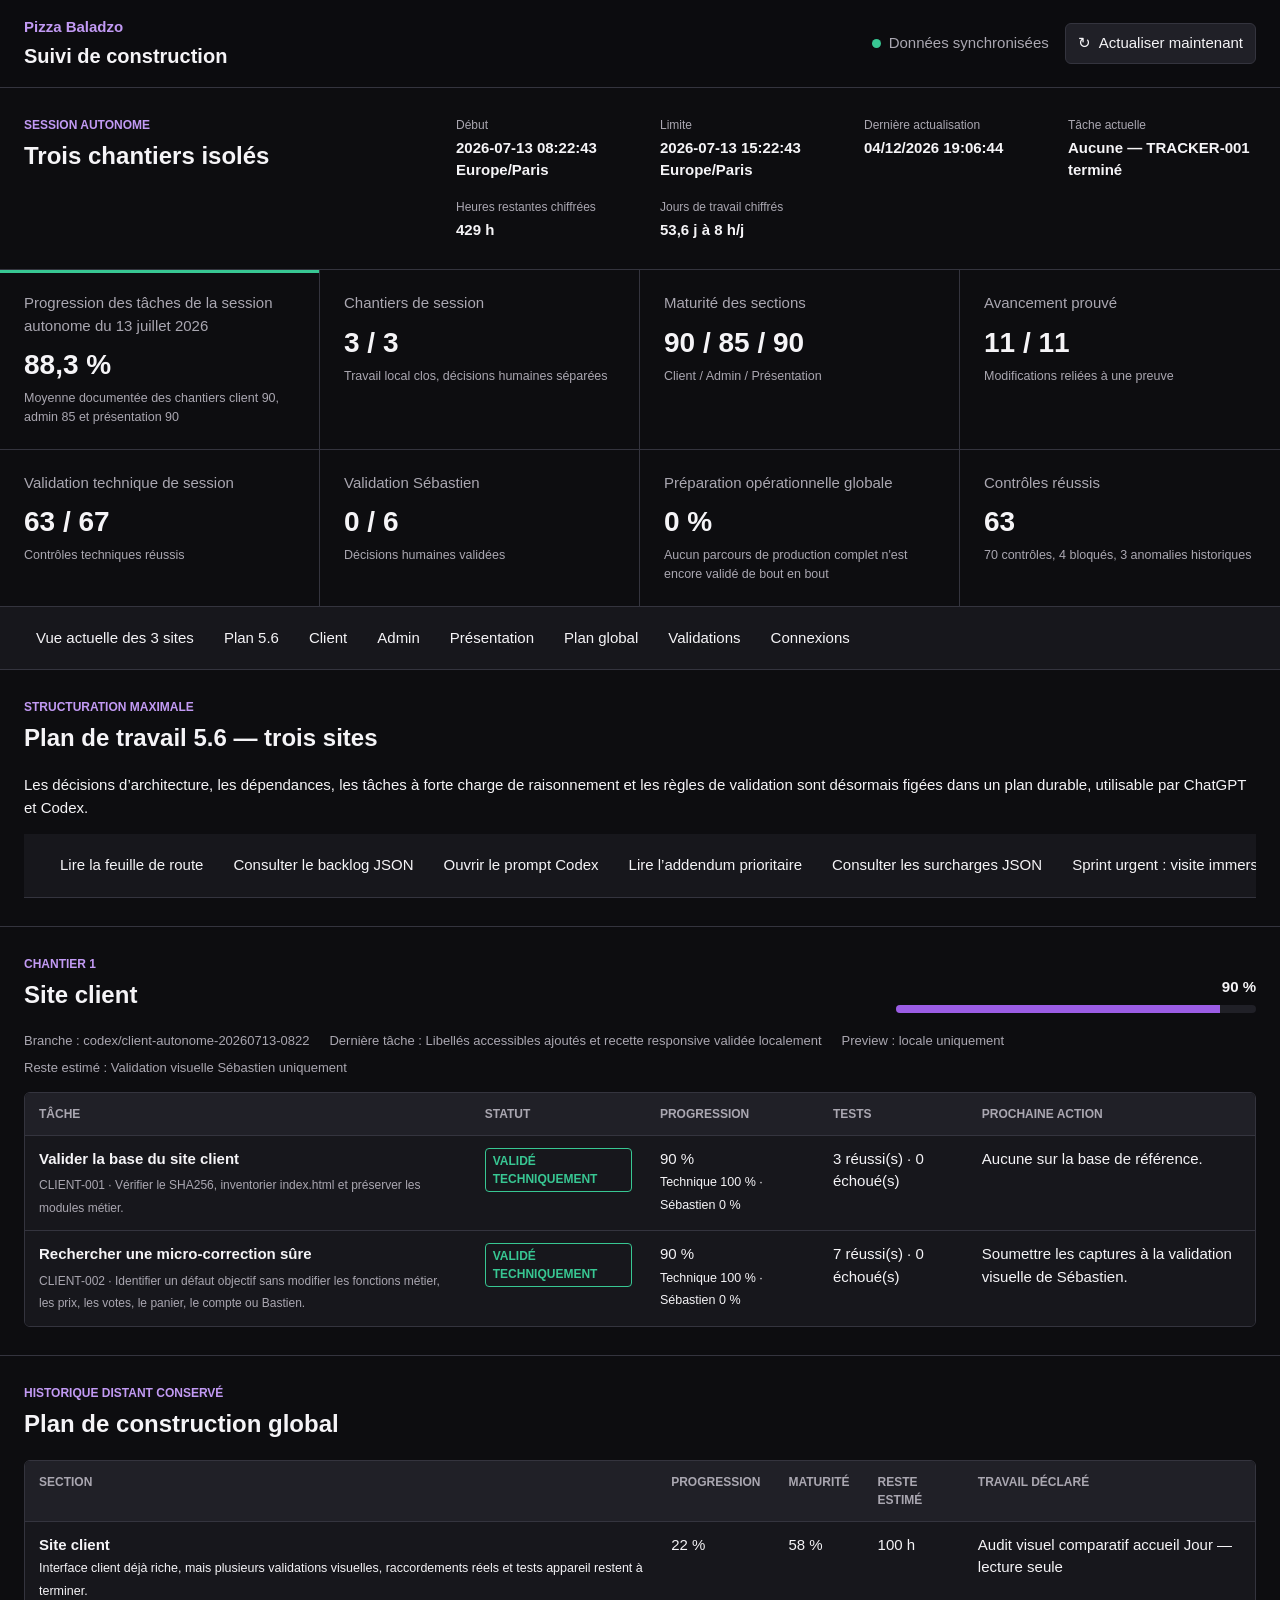
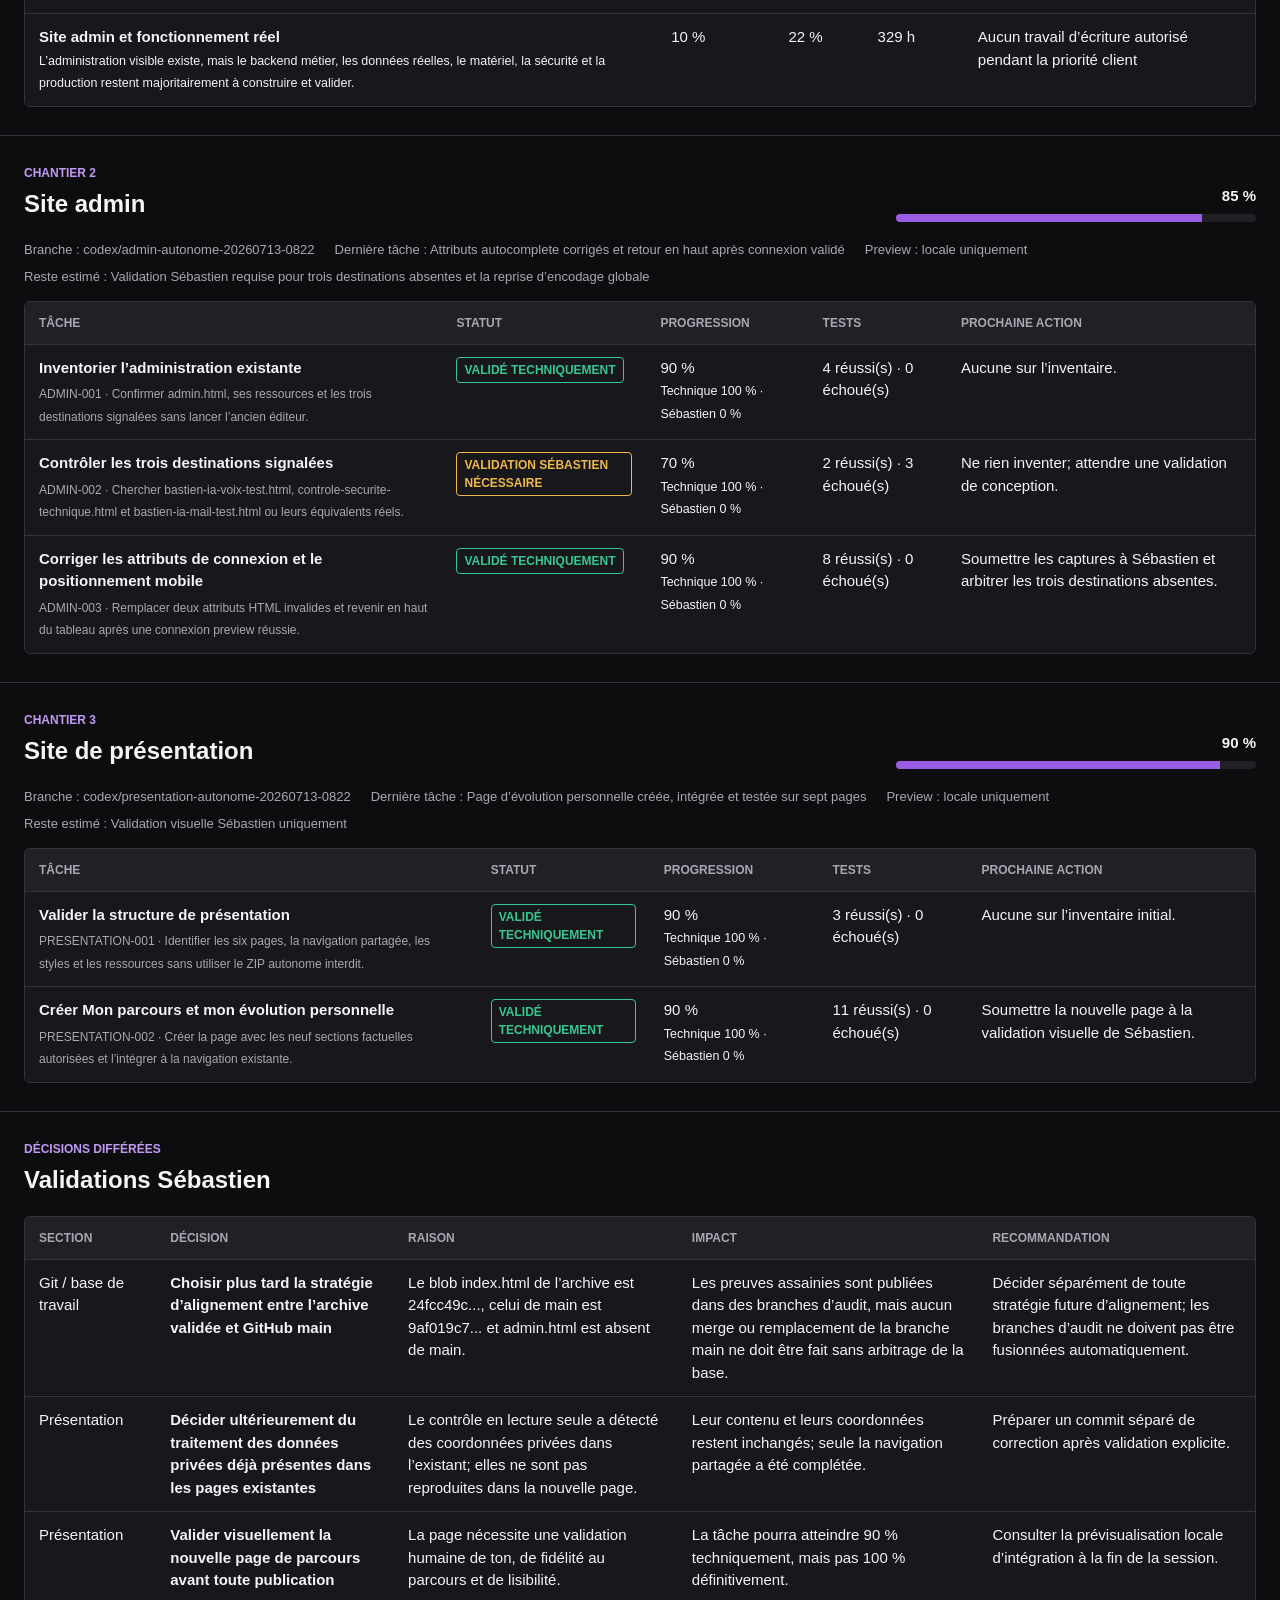
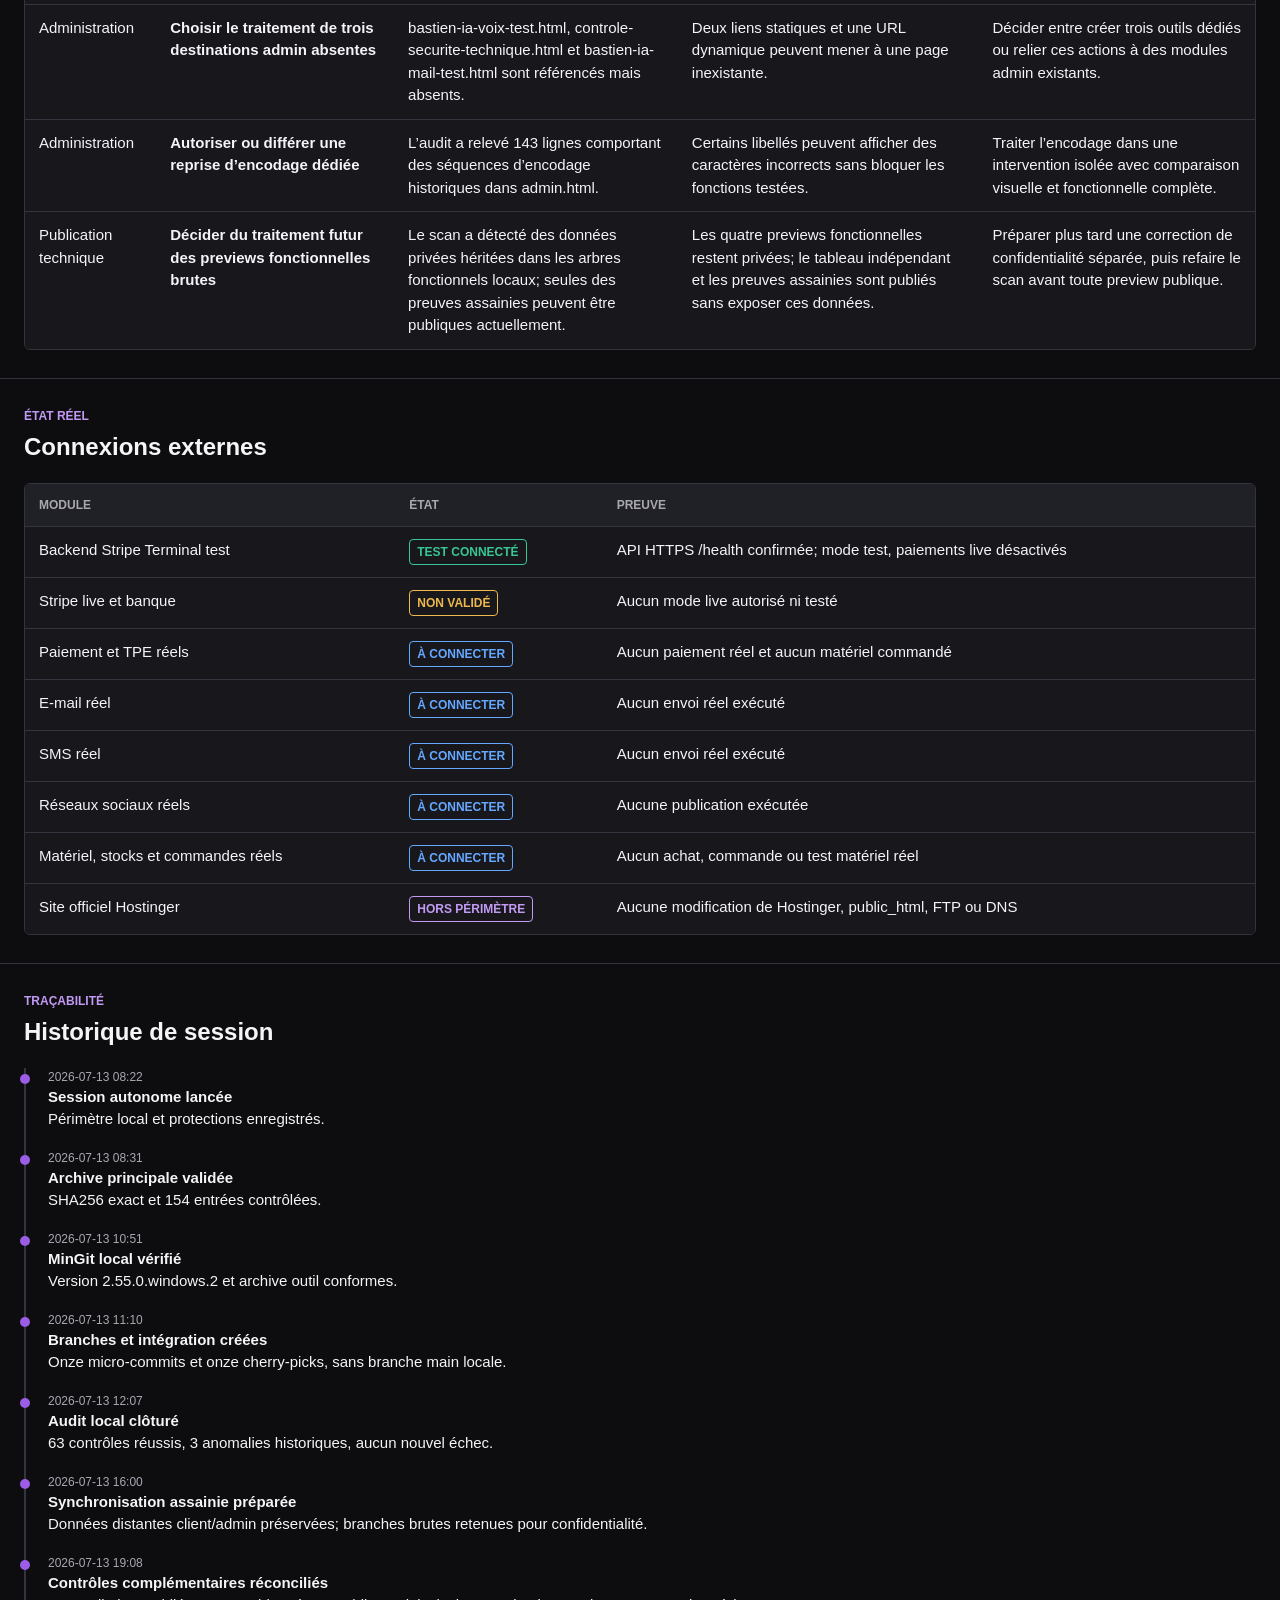
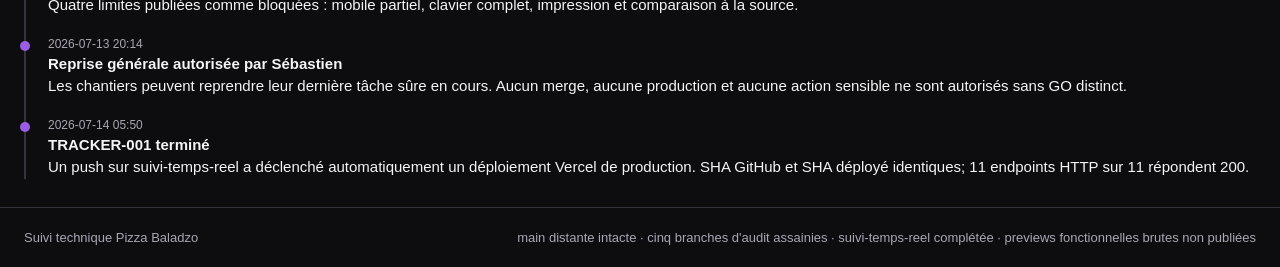
<file: suivi/index.html>
<!doctype html>
<html lang="fr">
<head>
  <meta charset="utf-8">
  <meta name="viewport" content="width=device-width, initial-scale=1">
  <meta name="color-scheme" content="dark">
  <title>Suivi de construction - Pizza Baladzo</title>
  <link rel="stylesheet" href="styles.css">
</head>
<body>
  <header class="topbar">
    <div>
      <p class="brand">Pizza Baladzo</p>
      <h1>Suivi de construction</h1>
    </div>
    <div class="topbar-actions">
      <div class="connection" aria-live="polite">
        <span id="connection-dot" class="connection-dot"></span>
        <span id="connection-text">Chargement</span>
      </div>
      <button id="refresh-button" class="refresh-button" type="button" title="Actualiser maintenant">
        <span aria-hidden="true">↻</span>
        <span>Actualiser maintenant</span>
      </button>
    </div>
  </header>

  <main>
    <section class="session-band" aria-labelledby="session-title">
      <div>
        <p class="eyebrow">Session autonome</p>
        <h2 id="session-title">Trois chantiers isolés</h2>
      </div>
      <dl class="session-facts">
        <div><dt>Début</dt><dd id="session-start">-</dd></div>
        <div><dt>Limite</dt><dd id="session-end">-</dd></div>
        <div><dt>Dernière actualisation</dt><dd id="last-refresh">-</dd></div>
        <div><dt>Tâche actuelle</dt><dd id="current-task">-</dd></div>
        <div><dt>Heures restantes chiffrées</dt><dd id="remaining-hours">-</dd></div>
        <div><dt>Jours de travail chiffrés</dt><dd id="remaining-days">-</dd></div>
      </dl>
    </section>

    <section class="metrics" aria-label="Synthèse de l'avancement">
      <article class="metric metric-primary"><span>Progression des tâches de la session autonome du 13 juillet 2026</span><strong id="session-percent">0 %</strong><small id="session-progress-source">-</small></article>
      <article class="metric"><span>Chantiers de session</span><strong id="session-workstreams">0 / 3</strong><small>Travail local clos, décisions humaines séparées</small></article>
      <article class="metric"><span>Maturité des sections</span><strong id="section-maturity">-</strong><small>Client / Admin / Présentation</small></article>
      <article class="metric"><span>Avancement prouvé</span><strong id="proven-progress">0 / 0</strong><small>Modifications reliées à une preuve</small></article>
      <article class="metric"><span>Validation technique de session</span><strong id="technical-validation">0 / 0</strong><small>Contrôles techniques réussis</small></article>
      <article class="metric"><span>Validation Sébastien</span><strong id="sebastien-validation">0 / 0</strong><small>Décisions humaines validées</small></article>
      <article class="metric"><span>Préparation opérationnelle globale</span><strong id="operational-readiness">0 %</strong><small id="operational-source">Production de bout en bout</small></article>
      <article class="metric"><span>Contrôles réussis</span><strong id="tests-passed">0</strong><small id="tests-summary">0 contrôle</small></article>
    </section>

    <nav class="section-tabs" aria-label="Accès aux sections">
      <a href="visuel-actuel.html">Vue actuelle des 3 sites</a>
      <a href="#plan-56">Plan 5.6</a>
      <a href="#client">Client</a>
      <a href="#admin">Admin</a>
      <a href="#presentation">Présentation</a>
      <a href="#global-plan">Plan global</a>
      <a href="#validations">Validations</a>
      <a href="#external">Connexions</a>
    </nav>

    <section id="plan-56" class="plain-section">
      <div class="section-heading">
        <div>
          <p class="eyebrow">Structuration maximale</p>
          <h2>Plan de travail 5.6 — trois sites</h2>
        </div>
      </div>
      <p>Les décisions d’architecture, les dépendances, les tâches à forte charge de raisonnement et les règles de validation sont désormais figées dans un plan durable, utilisable par ChatGPT et Codex.</p>
      <nav class="section-tabs" aria-label="Documents du plan 5.6">
        <a href="roadmap-5.6.md">Lire la feuille de route</a>
        <a href="data/roadmap-5.6.json">Consulter le backlog JSON</a>
        <a href="prompts/SESSION-5.6-STRUCTURATION-MAXIMALE.md">Ouvrir le prompt Codex</a>
        <a href="docs/ADDENDUM-PLAN-5.6-20260714.md">Lire l’addendum prioritaire</a>
        <a href="data/addendum-plan-5.6-20260714.json">Consulter les surcharges JSON</a>
        <a href="docs/SPRINT-ACCELERATION-IMMERSIVE-20260714.md">Sprint urgent : visite immersive</a>
        <a href="data/sprint-acceleration-immersive-20260714.json">Sprint urgent JSON</a>
      </nav>
    </section>

    <section id="client" class="workstream" data-stream="client">
      <div class="section-heading">
        <div><p class="eyebrow">Chantier 1</p><h2>Site client</h2></div>
        <div class="progress-block"><span class="progress-label">0 %</span><div class="progress-track"><span></span></div></div>
      </div>
      <div class="stream-meta"></div>
      <div class="table-wrap"><table><thead><tr><th>Tâche</th><th>Statut</th><th>Progression</th><th>Tests</th><th>Prochaine action</th></tr></thead><tbody></tbody></table></div>
    </section>

    <section id="global-plan" class="plain-section">
      <div class="section-heading"><div><p class="eyebrow">Historique distant conservé</p><h2>Plan de construction global</h2></div></div>
      <div class="table-wrap"><table><thead><tr><th>Section</th><th>Progression</th><th>Maturité</th><th>Reste estimé</th><th>Travail déclaré</th></tr></thead><tbody id="global-plan-body"></tbody></table></div>
    </section>

    <section id="admin" class="workstream" data-stream="admin">
      <div class="section-heading">
        <div><p class="eyebrow">Chantier 2</p><h2>Site admin</h2></div>
        <div class="progress-block"><span class="progress-label">0 %</span><div class="progress-track"><span></span></div></div>
      </div>
      <div class="stream-meta"></div>
      <div class="table-wrap"><table><thead><tr><th>Tâche</th><th>Statut</th><th>Progression</th><th>Tests</th><th>Prochaine action</th></tr></thead><tbody></tbody></table></div>
    </section>

    <section id="presentation" class="workstream" data-stream="presentation">
      <div class="section-heading">
        <div><p class="eyebrow">Chantier 3</p><h2>Site de présentation</h2></div>
        <div class="progress-block"><span class="progress-label">0 %</span><div class="progress-track"><span></span></div></div>
      </div>
      <div class="stream-meta"></div>
      <div class="table-wrap"><table><thead><tr><th>Tâche</th><th>Statut</th><th>Progression</th><th>Tests</th><th>Prochaine action</th></tr></thead><tbody></tbody></table></div>
    </section>

    <section id="validations" class="plain-section">
      <div class="section-heading"><div><p class="eyebrow">Décisions différées</p><h2>Validations Sébastien</h2></div></div>
      <div class="table-wrap"><table><thead><tr><th>Section</th><th>Décision</th><th>Raison</th><th>Impact</th><th>Recommandation</th></tr></thead><tbody id="validation-body"></tbody></table></div>
    </section>

    <section id="external" class="plain-section">
      <div class="section-heading"><div><p class="eyebrow">État réel</p><h2>Connexions externes</h2></div></div>
      <div class="table-wrap"><table><thead><tr><th>Module</th><th>État</th><th>Preuve</th></tr></thead><tbody id="external-body"></tbody></table></div>
    </section>

    <section class="plain-section">
      <div class="section-heading"><div><p class="eyebrow">Traçabilité</p><h2>Historique de session</h2></div></div>
      <ol id="timeline" class="timeline"></ol>
    </section>
  </main>

  <footer>
    <span>Suivi technique Pizza Baladzo</span>
    <span id="footer-branch">Branches prévues, aucune modification de main</span>
  </footer>
  <script src="app.js" defer></script>
</body>
</html>
</file>
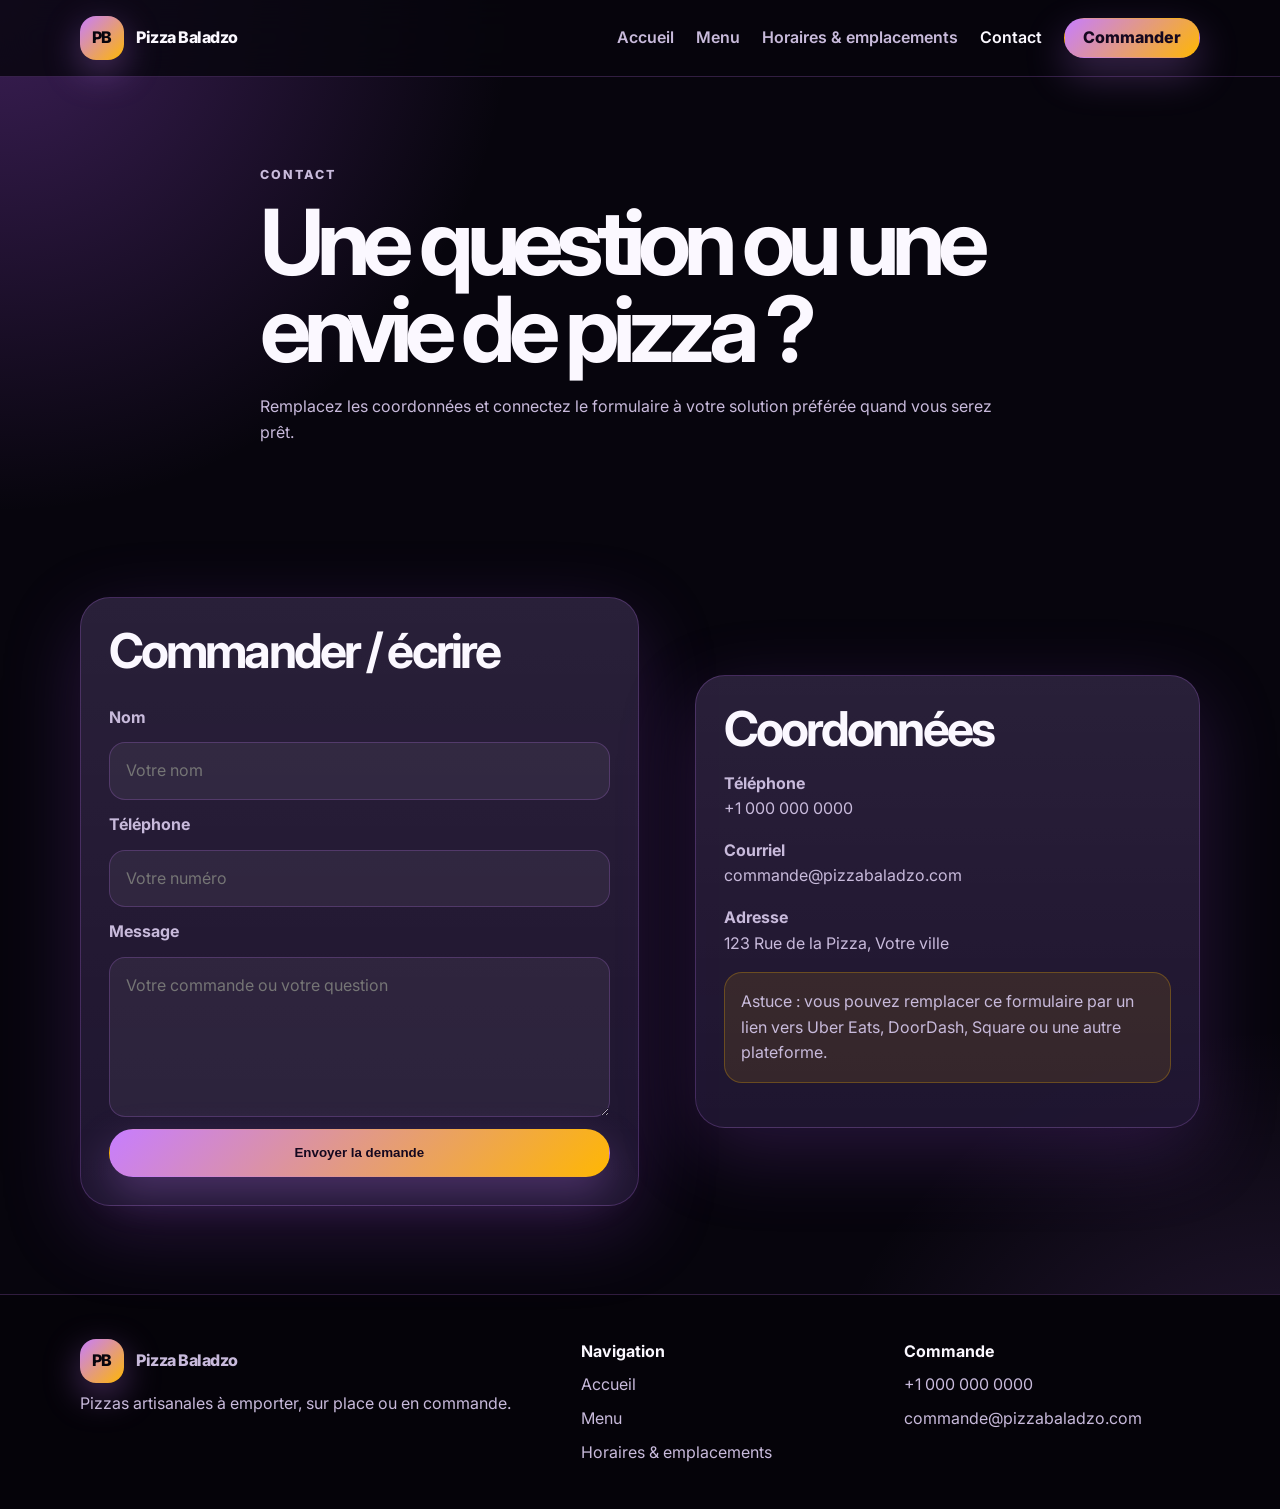
<file: contact.html>
<!doctype html>
<html lang="fr">
  <head>
    <meta charset="UTF-8" />
    <meta name="viewport" content="width=device-width, initial-scale=1.0" />
    <meta name="description" content="Contactez Pizza Baladzo pour commander, réserver ou poser une question." />
    <title>Contact | Pizza Baladzo</title>
    <link rel="preconnect" href="https://fonts.googleapis.com" />
    <link rel="preconnect" href="https://fonts.gstatic.com" crossorigin />
    <link href="https://fonts.googleapis.com/css2?family=Inter:wght@400;500;600;700;800&display=swap" rel="stylesheet" />
    <link rel="stylesheet" href="styles.css" />
  </head>
  <body>
    <header class="site-header">
      <nav class="nav container" aria-label="Navigation principale">
        <a class="brand" href="index.html"><span class="brand-mark">PB</span><span>Pizza Baladzo</span></a>
        <button class="nav-toggle" type="button" aria-expanded="false" aria-controls="nav-links"><span class="sr-only">Ouvrir le menu</span><span></span><span></span><span></span></button>
        <div class="nav-links" id="nav-links">
          <a href="index.html">Accueil</a>
          <a href="menu.html">Menu</a>
          <a href="horaires-emplacements.html">Horaires & emplacements</a>
          <a href="contact.html" aria-current="page">Contact</a>
          <a class="btn btn-small" href="#commande">Commander</a>
        </div>
      </nav>
    </header>

    <main class="page-main">
      <section class="section page-hero">
        <div class="container section-heading">
          <p class="eyebrow">Contact</p>
          <h1>Une question ou une envie de pizza ?</h1>
          <p>Remplacez les coordonnées et connectez le formulaire à votre solution préférée quand vous serez prêt.</p>
        </div>
      </section>

      <section class="section" id="commande">
        <div class="container contact-grid">
          <form class="card contact-form" action="mailto:commande@pizzabaladzo.com" method="post" enctype="text/plain">
            <h2>Commander / écrire</h2>
            <label for="name">Nom</label>
            <input id="name" name="name" type="text" placeholder="Votre nom" required />
            <label for="phone">Téléphone</label>
            <input id="phone" name="phone" type="tel" placeholder="Votre numéro" required />
            <label for="message">Message</label>
            <textarea id="message" name="message" rows="5" placeholder="Votre commande ou votre question" required></textarea>
            <button class="btn" type="submit">Envoyer la demande</button>
          </form>
          <aside class="card contact-info">
            <h2>Coordonnées</h2>
            <p><strong>Téléphone</strong><br /><a href="tel:+10000000000">+1 000 000 0000</a></p>
            <p><strong>Courriel</strong><br /><a href="mailto:commande@pizzabaladzo.com">commande@pizzabaladzo.com</a></p>
            <p><strong>Adresse</strong><br />123 Rue de la Pizza, Votre ville</p>
            <p class="note">Astuce : vous pouvez remplacer ce formulaire par un lien vers Uber Eats, DoorDash, Square ou une autre plateforme.</p>
          </aside>
        </div>
      </section>
    </main>

    <footer class="site-footer"><div class="container footer-grid"><div><a class="brand" href="index.html"><span class="brand-mark">PB</span><span>Pizza Baladzo</span></a><p>Pizzas artisanales à emporter, sur place ou en commande.</p></div><div><strong>Navigation</strong><a href="index.html">Accueil</a><a href="menu.html">Menu</a><a href="horaires-emplacements.html">Horaires & emplacements</a></div><div><strong>Commande</strong><a href="tel:+10000000000">+1 000 000 0000</a><a href="mailto:commande@pizzabaladzo.com">commande@pizzabaladzo.com</a></div></div></footer>
    <script src="script.js"></script>
  </body>
</html>
</file>
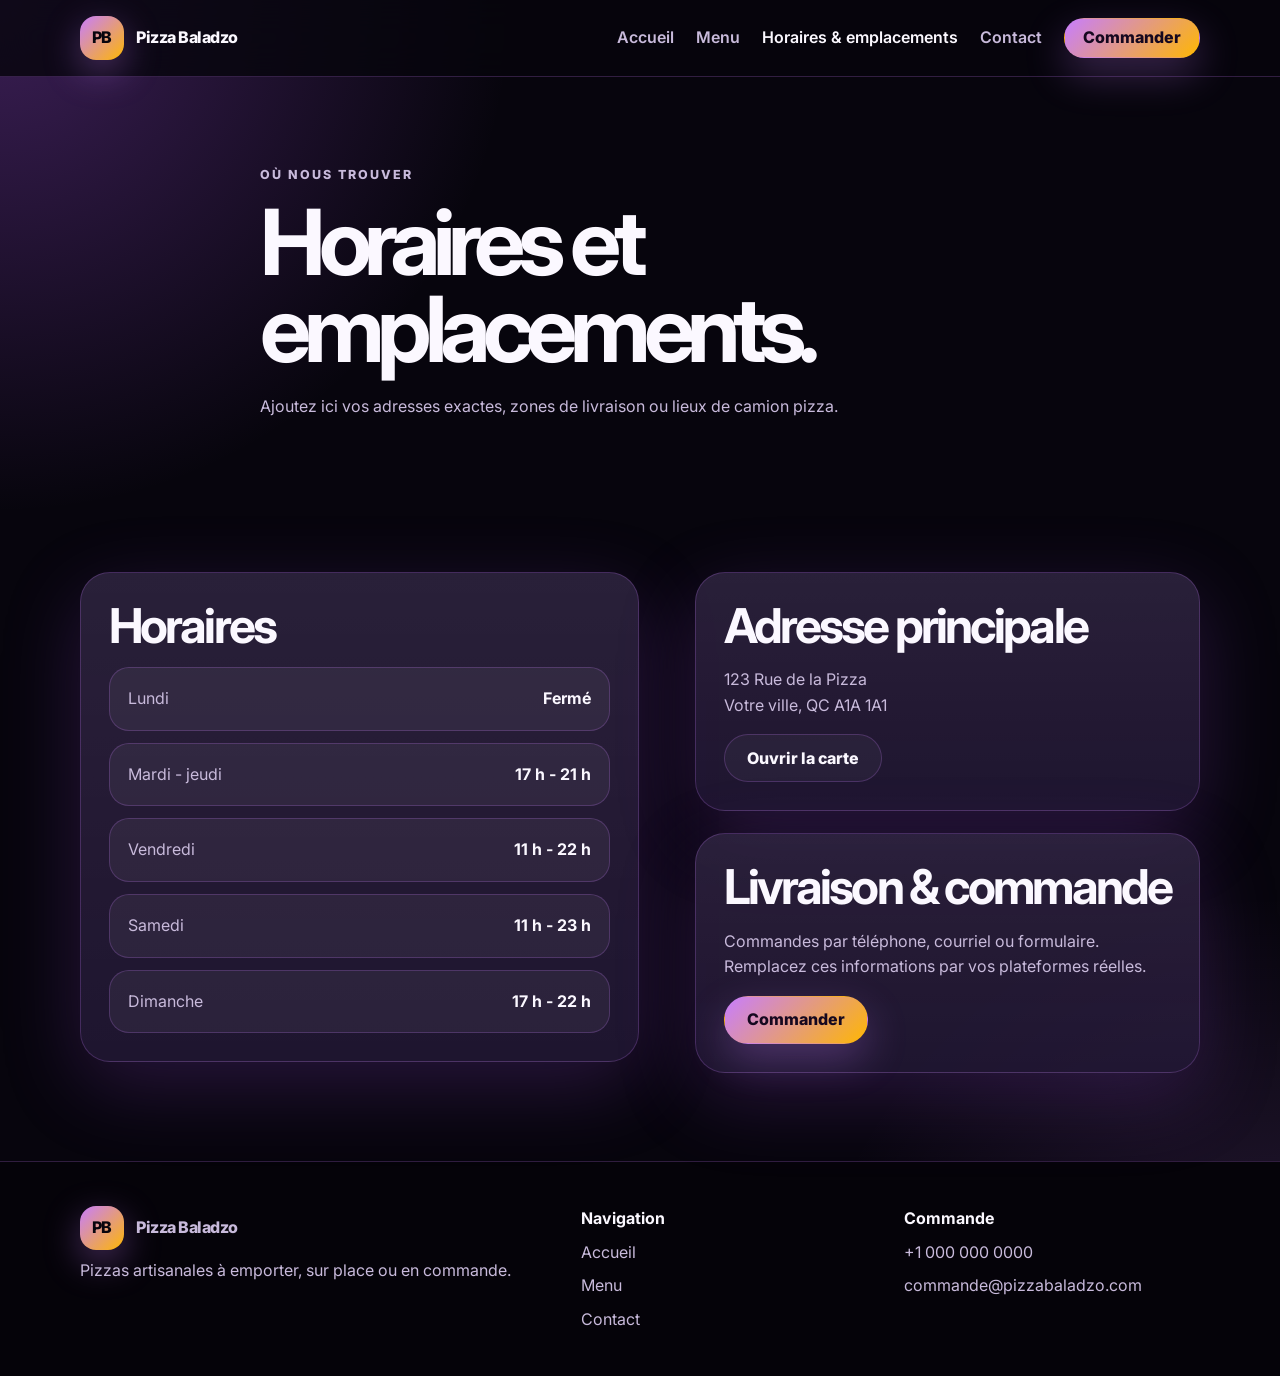
<file: horaires-emplacements.html>
<!doctype html>
<html lang="fr">
  <head>
    <meta charset="UTF-8" />
    <meta name="viewport" content="width=device-width, initial-scale=1.0" />
    <meta name="description" content="Horaires et emplacements de Pizza Baladzo pour commander ou venir chercher votre pizza." />
    <title>Horaires & emplacements | Pizza Baladzo</title>
    <link rel="preconnect" href="https://fonts.googleapis.com" />
    <link rel="preconnect" href="https://fonts.gstatic.com" crossorigin />
    <link href="https://fonts.googleapis.com/css2?family=Inter:wght@400;500;600;700;800&display=swap" rel="stylesheet" />
    <link rel="stylesheet" href="styles.css" />
  </head>
  <body>
    <header class="site-header">
      <nav class="nav container" aria-label="Navigation principale">
        <a class="brand" href="index.html"><span class="brand-mark">PB</span><span>Pizza Baladzo</span></a>
        <button class="nav-toggle" type="button" aria-expanded="false" aria-controls="nav-links"><span class="sr-only">Ouvrir le menu</span><span></span><span></span><span></span></button>
        <div class="nav-links" id="nav-links">
          <a href="index.html">Accueil</a>
          <a href="menu.html">Menu</a>
          <a href="horaires-emplacements.html" aria-current="page">Horaires & emplacements</a>
          <a href="contact.html">Contact</a>
          <a class="btn btn-small" href="contact.html#commande">Commander</a>
        </div>
      </nav>
    </header>

    <main class="page-main">
      <section class="section page-hero">
        <div class="container section-heading">
          <p class="eyebrow">Où nous trouver</p>
          <h1>Horaires et emplacements.</h1>
          <p>Ajoutez ici vos adresses exactes, zones de livraison ou lieux de camion pizza.</p>
        </div>
      </section>

      <section class="section">
        <div class="container split align-start">
          <div class="card schedule-card">
            <h2>Horaires</h2>
            <ul class="schedule-list">
              <li><span>Lundi</span><strong>Fermé</strong></li>
              <li><span>Mardi - jeudi</span><strong>17 h - 21 h</strong></li>
              <li><span>Vendredi</span><strong>11 h - 22 h</strong></li>
              <li><span>Samedi</span><strong>11 h - 23 h</strong></li>
              <li><span>Dimanche</span><strong>17 h - 22 h</strong></li>
            </ul>
          </div>
          <div class="location-grid">
            <article class="card location-card">
              <h2>Adresse principale</h2>
              <p>123 Rue de la Pizza<br />Votre ville, QC A1A 1A1</p>
              <a class="btn btn-outline" href="https://maps.google.com" target="_blank" rel="noreferrer">Ouvrir la carte</a>
            </article>
            <article class="card location-card">
              <h2>Livraison & commande</h2>
              <p>Commandes par téléphone, courriel ou formulaire. Remplacez ces informations par vos plateformes réelles.</p>
              <a class="btn" href="contact.html#commande">Commander</a>
            </article>
          </div>
        </div>
      </section>
    </main>

    <footer class="site-footer"><div class="container footer-grid"><div><a class="brand" href="index.html"><span class="brand-mark">PB</span><span>Pizza Baladzo</span></a><p>Pizzas artisanales à emporter, sur place ou en commande.</p></div><div><strong>Navigation</strong><a href="index.html">Accueil</a><a href="menu.html">Menu</a><a href="contact.html">Contact</a></div><div><strong>Commande</strong><a href="tel:+10000000000">+1 000 000 0000</a><a href="mailto:commande@pizzabaladzo.com">commande@pizzabaladzo.com</a></div></div></footer>
    <script src="script.js"></script>
  </body>
</html>
</file>
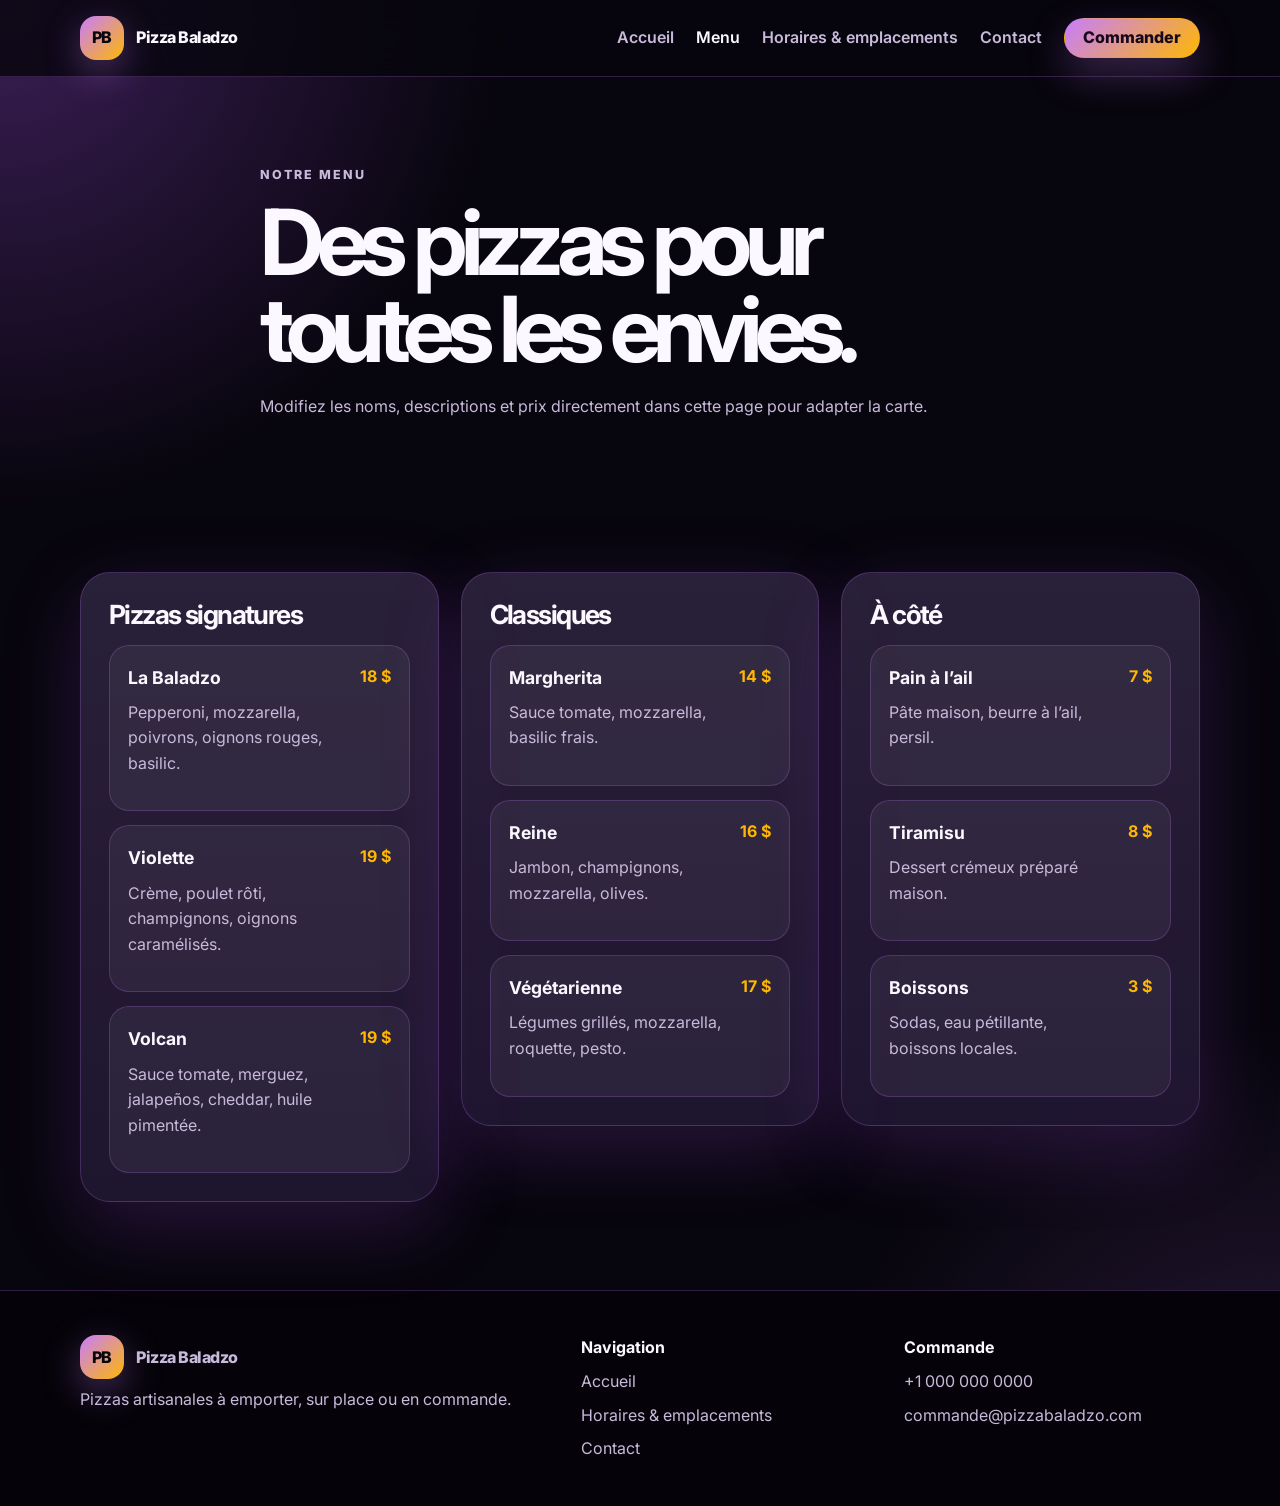
<file: menu.html>
<!doctype html>
<html lang="fr">
  <head>
    <meta charset="UTF-8" />
    <meta name="viewport" content="width=device-width, initial-scale=1.0" />
    <meta name="description" content="Menu de Pizza Baladzo : pizzas signatures, classiques, boissons et desserts." />
    <title>Menu | Pizza Baladzo</title>
    <link rel="preconnect" href="https://fonts.googleapis.com" />
    <link rel="preconnect" href="https://fonts.gstatic.com" crossorigin />
    <link href="https://fonts.googleapis.com/css2?family=Inter:wght@400;500;600;700;800&display=swap" rel="stylesheet" />
    <link rel="stylesheet" href="styles.css" />
  </head>
  <body>
    <header class="site-header">
      <nav class="nav container" aria-label="Navigation principale">
        <a class="brand" href="index.html"><span class="brand-mark">PB</span><span>Pizza Baladzo</span></a>
        <button class="nav-toggle" type="button" aria-expanded="false" aria-controls="nav-links"><span class="sr-only">Ouvrir le menu</span><span></span><span></span><span></span></button>
        <div class="nav-links" id="nav-links">
          <a href="index.html">Accueil</a>
          <a href="menu.html" aria-current="page">Menu</a>
          <a href="horaires-emplacements.html">Horaires & emplacements</a>
          <a href="contact.html">Contact</a>
          <a class="btn btn-small" href="contact.html#commande">Commander</a>
        </div>
      </nav>
    </header>

    <main class="page-main">
      <section class="section page-hero">
        <div class="container section-heading">
          <p class="eyebrow">Notre menu</p>
          <h1>Des pizzas pour toutes les envies.</h1>
          <p>Modifiez les noms, descriptions et prix directement dans cette page pour adapter la carte.</p>
        </div>
      </section>

      <section class="section">
        <div class="container menu-layout">
          <div class="menu-category">
            <h2>Pizzas signatures</h2>
            <article class="menu-item"><div><h3>La Baladzo</h3><p>Pepperoni, mozzarella, poivrons, oignons rouges, basilic.</p></div><strong>18 $</strong></article>
            <article class="menu-item"><div><h3>Violette</h3><p>Crème, poulet rôti, champignons, oignons caramélisés.</p></div><strong>19 $</strong></article>
            <article class="menu-item"><div><h3>Volcan</h3><p>Sauce tomate, merguez, jalapeños, cheddar, huile pimentée.</p></div><strong>19 $</strong></article>
          </div>
          <div class="menu-category">
            <h2>Classiques</h2>
            <article class="menu-item"><div><h3>Margherita</h3><p>Sauce tomate, mozzarella, basilic frais.</p></div><strong>14 $</strong></article>
            <article class="menu-item"><div><h3>Reine</h3><p>Jambon, champignons, mozzarella, olives.</p></div><strong>16 $</strong></article>
            <article class="menu-item"><div><h3>Végétarienne</h3><p>Légumes grillés, mozzarella, roquette, pesto.</p></div><strong>17 $</strong></article>
          </div>
          <div class="menu-category">
            <h2>À côté</h2>
            <article class="menu-item"><div><h3>Pain à l’ail</h3><p>Pâte maison, beurre à l’ail, persil.</p></div><strong>7 $</strong></article>
            <article class="menu-item"><div><h3>Tiramisu</h3><p>Dessert crémeux préparé maison.</p></div><strong>8 $</strong></article>
            <article class="menu-item"><div><h3>Boissons</h3><p>Sodas, eau pétillante, boissons locales.</p></div><strong>3 $</strong></article>
          </div>
        </div>
      </section>
    </main>

    <footer class="site-footer"><div class="container footer-grid"><div><a class="brand" href="index.html"><span class="brand-mark">PB</span><span>Pizza Baladzo</span></a><p>Pizzas artisanales à emporter, sur place ou en commande.</p></div><div><strong>Navigation</strong><a href="index.html">Accueil</a><a href="horaires-emplacements.html">Horaires & emplacements</a><a href="contact.html">Contact</a></div><div><strong>Commande</strong><a href="tel:+10000000000">+1 000 000 0000</a><a href="mailto:commande@pizzabaladzo.com">commande@pizzabaladzo.com</a></div></div></footer>
    <script src="script.js"></script>
  </body>
</html>
</file>
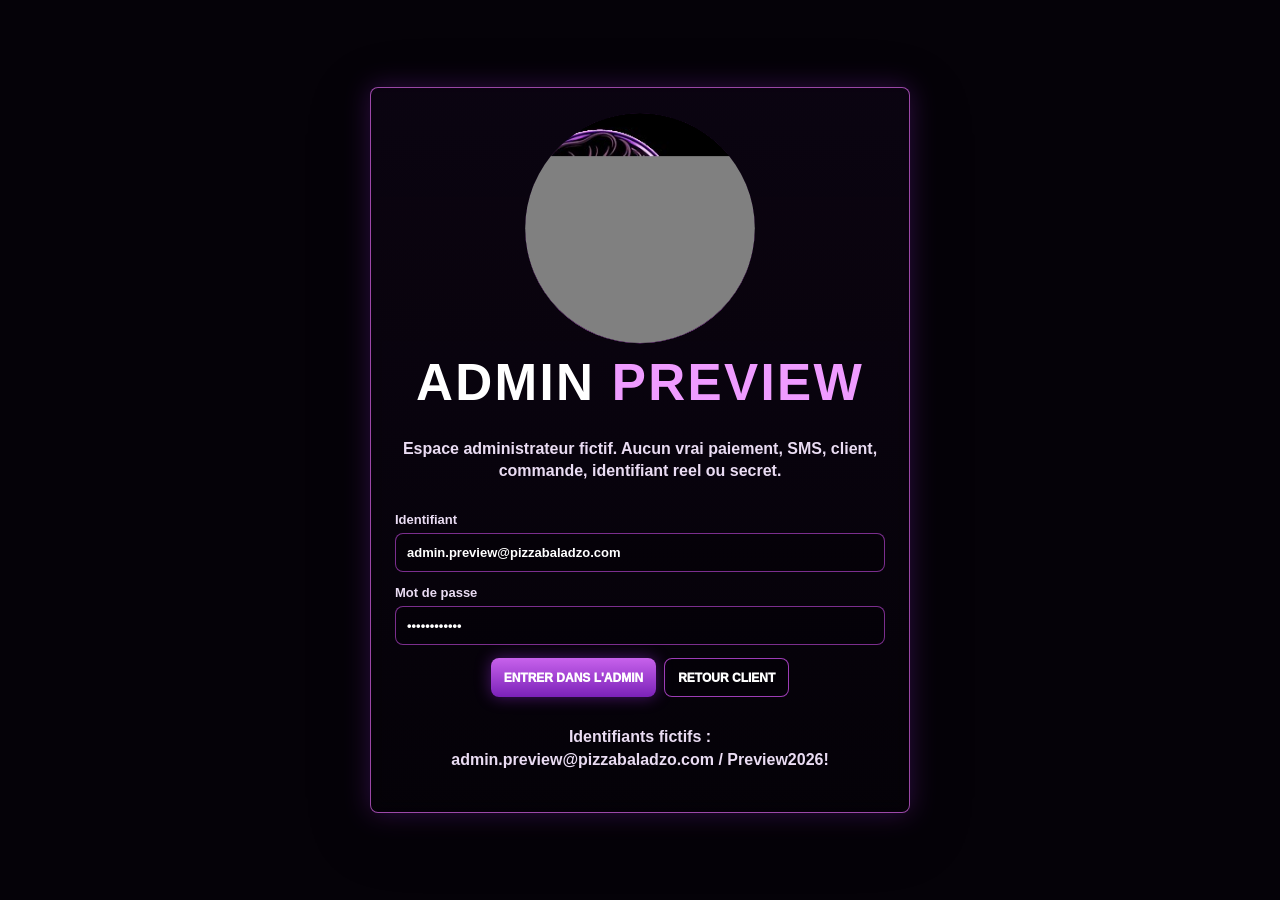
<file: preview/admin.html>
<!doctype html>
<html lang="fr">
<head>
<meta charset="utf-8">
<meta name="viewport" content="width=device-width,initial-scale=1">
<title>Pizza Baladzo - Admin preview</title>
<meta name="robots" content="noindex,nofollow">
<meta name="theme-color" content="#8d3cff">
<link rel="icon" href="assets/logo-pizza-baladzo.svg?v=round-1" type="image/svg+xml">
<style>
:root{--ink:#fff;--muted:#eadcf3;--violet:#b43cff;--violet2:#ef9bff;--line:rgba(238,112,255,.64);--red:#ff4f78;--orange:#ffbd58;--green:#75e889;--glass:rgba(5,2,9,.30);--glass2:rgba(20,7,30,.42)}
*{box-sizing:border-box}html,body{margin:0;min-height:100%;font-family:Inter,Arial,sans-serif;color:var(--ink);background:#050208}body{overflow-x:hidden}body:before{content:"";position:fixed;inset:0;z-index:-2;background:url('assets/admin-bg.svg?v=admin-bg-full-3') center center/contain no-repeat #050208}body:after{content:"";position:fixed;inset:0;z-index:-1;pointer-events:none;background:linear-gradient(90deg,rgba(5,2,8,.36),rgba(5,2,8,.10) 48%,rgba(5,2,8,.34)),linear-gradient(180deg,rgba(5,2,8,.02),rgba(5,2,8,.66) 92%)}button,input,select,textarea{font:inherit}button{cursor:pointer}.hidden{display:none!important}.logo{display:block;aspect-ratio:1/1;border-radius:50%;clip-path:circle(49.5% at 50% 50%);object-fit:cover;object-position:center;background:#050208;border:1px solid rgba(238,112,255,.60);box-shadow:0 0 18px rgba(218,97,255,.72),0 0 38px rgba(144,40,220,.35);overflow:hidden;flex:0 0 auto}h1,h2,h3{margin:0;text-transform:uppercase;letter-spacing:.045em}h1{font-size:clamp(30px,4vw,58px);line-height:1}h1 span,.accent{color:var(--violet2)}p,small{color:var(--muted);font-weight:760;line-height:1.42}small{display:block}.login{min-height:100vh;display:grid;place-items:center;padding:22px}.login-card,.panel,.card,.side,.top{border:1px solid var(--line);border-radius:8px;background:linear-gradient(180deg,var(--glass2),var(--glass));box-shadow:0 0 26px rgba(177,53,255,.24),0 16px 62px rgba(0,0,0,.32);backdrop-filter:blur(8px) saturate(1.1)}.login-card{width:min(540px,100%);padding:24px;display:grid;gap:13px;text-align:center}.login-card .logo{width:232px;height:232px;margin:auto}.field{display:grid;gap:6px;text-align:left;color:var(--muted);font-size:13px;font-weight:900}.field input,.field select,.field textarea{width:100%;border:1px solid rgba(223,86,255,.54);border-radius:8px;background:rgba(0,0,0,.18);color:#fff;padding:11px;outline:none}.field textarea{min-height:92px}.actions{display:flex;gap:8px;flex-wrap:wrap;align-items:center}.login-card .actions{justify-content:center}.primary,.secondary,.danger{min-height:39px;border-radius:8px;padding:9px 13px;color:#fff;font-weight:1000;text-transform:uppercase;font-size:12px;text-decoration:none;display:inline-grid;place-items:center}.primary{border:0;background:linear-gradient(180deg,rgba(216,106,255,.92),rgba(146,40,219,.84));box-shadow:0 0 16px rgba(177,53,255,.40)}.secondary{border:1px solid rgba(223,86,255,.70);background:rgba(0,0,0,.16)}.danger{border:1px solid rgba(255,79,120,.78);background:rgba(92,14,31,.34)}.primary:hover,.secondary:hover,.danger:hover{transform:translateY(-1px);filter:brightness(1.08)}.top{position:sticky;top:0;z-index:10;display:grid;grid-template-columns:auto 1fr auto;gap:16px;align-items:center;padding:10px 18px;border-radius:0;border-left:0;border-right:0;border-top:0;background:linear-gradient(90deg,rgba(5,2,8,.42),rgba(18,6,28,.30),rgba(5,2,8,.42))}.brand{display:flex;align-items:center;gap:12px}.brand .logo{width:86px;height:86px}.layout{display:grid;grid-template-columns:268px 1fr;gap:16px;padding:16px 22px 30px}.side{position:sticky;top:116px;align-self:start;display:grid;gap:8px;padding:10px;background:rgba(7,2,12,.26)}.nav{min-height:40px;border:1px solid rgba(223,86,255,.28);border-radius:8px;background:rgba(0,0,0,.12);color:#fff;text-align:left;padding:9px 11px;font-weight:950;text-transform:uppercase;font-size:13px}.nav.active,.nav:hover{border-color:#f0b8ff;background:linear-gradient(180deg,rgba(184,60,240,.78),rgba(110,29,170,.66));box-shadow:0 0 16px rgba(177,53,255,.36)}.main{display:grid;gap:14px;min-width:0}.hero,.panel,.card{padding:14px}.section{display:none;gap:12px}.section.active{display:grid}.grid{display:grid;gap:10px}.two{grid-template-columns:repeat(2,minmax(0,1fr))}.three{grid-template-columns:repeat(3,minmax(0,1fr))}.cards{grid-template-columns:repeat(4,minmax(0,1fr))}.metric{font-size:31px;line-height:1;color:var(--violet2);font-weight:1000;margin-top:8px}.badge{display:inline-flex;align-items:center;min-height:28px;border:1px solid rgba(245,188,255,.58);border-radius:8px;background:rgba(0,0,0,.14);padding:5px 9px;color:#fff;font-size:12px;font-weight:950;text-transform:uppercase}.red{border-color:rgba(255,79,120,.85);color:#ffd1dc}.orange{border-color:rgba(255,189,88,.9);color:#ffe3b5}.green{border-color:rgba(117,232,137,.85);color:#dcffe2}.line{display:grid;grid-template-columns:1fr auto;gap:10px;align-items:center;border:1px solid rgba(223,86,255,.32);border-radius:8px;background:rgba(0,0,0,.13);padding:10px}.row{display:grid;grid-template-columns:1fr 1fr .8fr .7fr auto;gap:10px;border:1px solid rgba(223,86,255,.35);border-radius:8px;background:rgba(0,0,0,.14);padding:12px}.money{color:var(--violet2);font-weight:1000}.progress{height:10px;border:1px solid rgba(223,86,255,.46);border-radius:99px;background:rgba(0,0,0,.18);overflow:hidden;margin-top:8px}.progress i{display:block;height:100%;width:var(--w);background:linear-gradient(90deg,#9c35f0,#e07cff)}.ticket{max-width:480px;background:rgba(255,255,255,.84);color:#111;border-radius:8px;padding:14px;font-family:Consolas,monospace}.toast{position:fixed;right:18px;bottom:18px;z-index:30;max-width:min(460px,calc(100vw - 36px));border:1px solid rgba(245,188,255,.75);border-radius:8px;background:linear-gradient(180deg,rgba(75,20,108,.86),rgba(15,7,22,.9));padding:12px 14px;box-shadow:0 0 24px rgba(177,53,255,.46);opacity:0;transform:translateY(10px);transition:.18s;font-weight:900;backdrop-filter:blur(8px)}.toast.show{opacity:1;transform:none}@media(max-width:980px){.top,.layout{grid-template-columns:1fr}.side{position:static;grid-template-columns:repeat(2,1fr)}.cards,.three,.two,.row{grid-template-columns:1fr}.line{grid-template-columns:1fr}.brand .logo{width:82px;height:82px}}@media(max-width:620px){.side{grid-template-columns:1fr}.layout{padding:10px}.top{padding:10px}.login-card .logo{width:188px;height:188px}.login-card{padding:18px}}
</style>
</head>
<body>
<div id="loginView" class="login"><section class="login-card"><img class="logo" src="assets/logo-pizza-baladzo.svg?v=round-1" alt="Pizza Baladzo"><h1>Admin <span>preview</span></h1><p>Espace administrateur fictif. Aucun vrai paiement, SMS, client, commande, identifiant reel ou secret.</p><label class="field">Identifiant<input id="email" value="admin.preview@pizzabaladzo.com" autocomplete="username"></label><label class="field">Mot de passe<input id="pass" type="password" value="Preview2026!" autocomplete="current-password"></label><div class="actions"><button class="primary" onclick="loginAdmin()">Entrer dans l'admin</button><a class="secondary" href="./">Retour client</a></div><p><strong>Identifiants fictifs :</strong><br>admin.preview@pizzabaladzo.com / Preview2026!</p></section></div>
<main id="adminView" class="hidden"><header class="top"><div class="brand"><img class="logo" src="assets/logo-pizza-baladzo.svg?v=round-1" alt="Pizza Baladzo"><div><strong>Pizza Baladzo admin</strong><small>Preview fictive - production bloquee</small></div></div><div class="actions"><span class="badge green">Demo</span><span class="badge red">Production OFF</span><span class="badge">Donnees fictives</span></div><button class="secondary" onclick="logoutAdmin()">Deconnexion</button></header><div class="layout"><aside class="side" id="nav"></aside><section class="main"><div class="panel hero"><h1 id="title">Tableau de <span>bord</span></h1><p id="lead">Pilotage fictif de toute la preview admin.</p></div><div id="sections"></div></section></div></main><div class="toast" id="toast"></div>
<script>
const demo={email:'admin.preview@pizzabaladzo.com',password:'Preview2026!'};
const pages={dashboard:['Tableau de <span>bord</span>','Pilotage fictif de toute la preview admin.'],commandes:['Commandes <span>jour</span>','Commandes fictives, workflow, retards, SMS et marges.'],preparation:['Ecran <span>preparation</span>','Progression pizza 1/3, 2/3, 3/3.'],service:['Service <span>camion</span>','Tablette, TV, planning et mode secours.'],stocks:['Stocks <span>ingredients</span>','Lots, DLC, alertes stock, fournisseurs.'],dlc:['DLC & <span>hygiene</span>','Regles, references officielles et blocage securite.'],hygiene:['Hygiene <span>HACCP</span>','Nettoyage, temperatures, alertes sanitaires.'],compta:['Comptabilite <span>controlee</span>','Charges, commissions Stripe, emballages, consommables, seuils et regles de marge.'],promotions:['Promotions <span>rentables</span>','Simulation avant activation : marge brute, marge nette et blocage si non rentable.'],rentabilite:['Rentabilite <span>detaillee</span>','Produit, commande, emplacement, service, devis evenement et promotion.'],modes:['Modes <span>site</span>','Reel client/admin, banque, comptable, Bruno, demo, test, pre-lancement, production, secours.'],banque:['Banque <span>investisseur</span>','Acces protege, pitch, demo, objections, documents et revocation.'],legal:['Legal <span>RGPD</span>','Mentions legales, CGV, CGU, confidentialite, cookies et conservation.'],maintenance:['Maintenance <span>suivi</span>','Securite dimanche, nouveautes mensuelles, GitHub/Hostinger.'],fournisseurs:['Fournisseurs <span>factures</span>','Prix, factures et historique fournisseurs.'],tickets:['Tickets & <span>etiquettes</span>','Apercu impression fictive.'],messages:['Messages <span>clients</span>','Contact, devis, rappel 24 h.'],notifications:['Notifications <span>simulation</span>','SMS et notifications fictifs.'],alertes:['Alertes <span>admin</span>','Paiement, stock, hygiene et actions prioritaires fictives.'],parametres:['Parametres <span>preview</span>','Reglages fictifs.']};
const labels={dashboard:'Tableau de bord',commandes:'Commandes',preparation:'Preparation',service:'Service camion',stocks:'Stocks',dlc:'DLC',hygiene:'Hygiene',compta:'Comptabilite',promotions:'Promotions',rentabilite:'Rentabilite',modes:'Modes',banque:'Banque',legal:'Legal / RGPD',maintenance:'Maintenance',fournisseurs:'Fournisseurs',tickets:'Tickets',messages:'Messages',notifications:'Notifications',alertes:'Alertes',parametres:'Parametres'};
const products={margherita:{name:'Margherita',price:12.90,cost:3.95},reine:{name:'Reine',price:14.50,cost:4.95},chevre:{name:'Chevre miel',price:15.50,cost:5.80},formule:{name:'Formule solo',price:12.90,cost:6.45}};
const orderRows=[['#PB-1042','Camille D.','19:00','1 Margherita, 1 Tiramisu','En preparation',2],['#PB-1043','Client QR invite','19:30','1 Reine, 1 Sprite','Retard possible',1],['#PB-1044','Entreprise demo','20:00','3 pizzas, 4 boissons, 2 desserts','Retard suivi',3]];
const cards={dashboard:['Commandes jour|18|Fictif','Alertes|7|Stocks, DLC, promos.','Marge nette|26%|Journee demo.','Production|OFF|Bloquee.'],service:['Service camion|Ouverture demo, planning Courniou / Saint-Pons / 30 min autour.','Mode secours|Internet, SMS, TPE ou imprimante indisponible.','Position camion|Carte live prevue plus tard, sans donnees reelles en preview.'],stocks:['Stocks ingredients|Lots, DLC, alertes stock, fournisseurs, historique prix.','Victime de son succes|Libelle client prevu a la place de rupture.','Liste achats samedi|Stock restant, commandes, ventes habituelles, recettes, DLC proches, marge securite 20% reglable.'],dlc:['DLC / hygiene|References prevues : DDPP, DGAL, Ministere de l Agriculture, HACCP, guides bonnes pratiques, services sanitaires.','Blocage securite|Si regle absente ou douteuse : impression bloquee et verification obligatoire.'],hygiene:['Nettoyage|Four, plan de travail, ustensiles, camion.','Temperatures|Frigo +3,2 C, glaciere +4,1 C, four 420 C.','Export controle|Lots, DLC, production, nettoyage, temperatures.'],fournisseurs:['Metro demo|Mozzarella, boissons, facture fictive.','Primeur demo|Basilic, roquette, tomates.','Minoterie demo|Farine pizza, historique prix.'],notifications:['SMS commande prete|Votre commande Pizza Baladzo est prete. Elle vous attend bien chaude a la remorque.','SMS retard|Seulement si statut orange.','Notification client|Apres confirmation finale uniquement.']};
function loginAdmin(){let mail=document.getElementById('email').value.trim(),password=document.getElementById('pass').value;if(mail===demo.email&&password===demo.password){document.getElementById('loginView').classList.add('hidden');document.getElementById('adminView').classList.remove('hidden');toast('Connexion admin preview acceptee')}else toast('Identifiants fictifs incorrects')}
function logoutAdmin(){document.getElementById('adminView').classList.add('hidden');document.getElementById('loginView').classList.remove('hidden')}
function money(v){return v.toLocaleString('fr-FR',{style:'currency',currency:'EUR'})}function val(id){let el=document.getElementById(id);return Number(el?el.value:0)||0}function toast(m){let t=document.getElementById('toast');t.textContent=m;t.classList.add('show');clearTimeout(window.tt);window.tt=setTimeout(()=>t.classList.remove('show'),2400)}
function cardHtml(s){let p=s.split('|');return p.length===3?`<article class="card"><strong>${p[0]}</strong><div class="metric">${p[1]}</div><small>${p[2]}</small></article>`:`<article class="panel"><strong>${p[0]}</strong><small>${p[1]}</small></article>`}
function comptaSection(){return `<section id="compta" class="section"><div class="grid cards"><article class="card"><strong>CA jour demo</strong><div class="metric" id="caJour">1280 EUR</div><small>Commandes fictives.</small></article><article class="card"><strong>Charges jour</strong><div class="metric" id="chargesJour">0 EUR</div><small>Fixes + service.</small></article><article class="card"><strong>Seuil rentabilite</strong><div class="metric" id="seuilJour">0 EUR</div><small>Objectif minimum.</small></article><article class="card"><strong>Marge nette</strong><div class="metric" id="margeNetteJour">0%</div><small>Apres charges.</small></article></div><div class="grid three"><article class="panel"><strong>Charges & frais</strong><label class="field">Charges fixes jour<input id="chargeFixe" type="number" value="185" oninput="renderFinance()"></label><label class="field">Emplacement<input id="chargePlace" type="number" value="30" oninput="renderFinance()"></label><label class="field">Carburant<input id="chargeCarburant" type="number" value="42" oninput="renderFinance()"></label></article><article class="panel"><strong>Consommables</strong><label class="field">Emballages<input id="chargeEmballage" type="number" value="64" oninput="renderFinance()"></label><label class="field">Consommables<input id="chargeConso" type="number" value="38" oninput="renderFinance()"></label><label class="field">Entretien<input id="chargeEntretien" type="number" value="28" oninput="renderFinance()"></label></article><article class="panel"><strong>Regles de marge</strong><label class="field">Commission Stripe %<input id="stripePct" type="number" step="0.1" value="1.8" oninput="renderFinance()"></label><label class="field">Marge brute minimum %<input id="minBrute" type="number" value="55" oninput="renderFinance()"></label><label class="field">Marge nette minimum %<input id="minNette" type="number" value="22" oninput="renderFinance()"></label></article></div><div class="grid two"><article class="panel"><strong>Charges detaillees</strong><div id="financeLines"></div></article><article class="panel"><strong>Avis comptable automatique</strong><div id="financeAdvice"></div><button class="primary" onclick="toast('Espace comptable sauvegarde en simulation')">Enregistrer la simulation</button></article></div></section>`}
function promoSection(){return `<section id="promotions" class="section"><div class="grid three"><article class="panel"><strong>Code lancement reseaux sociaux</strong><label class="field">Code promo<input id="promoCode" value="BALADZO2026" oninput="renderFinance()"></label><label class="field">Reserve aux nouveaux clients inscrits<select id="newOnly" onchange="renderFinance()"><option value="yes">Oui</option><option value="no">Non</option></select></label><label class="field">Non cumulable<select id="notStackable" onchange="renderFinance()"><option value="yes">Oui</option><option value="no">Non</option></select></label></article><article class="panel"><strong>Limites</strong><label class="field">Date debut<input id="promoStart" type="date" value="2026-07-01" oninput="renderFinance()"></label><label class="field">Date fin<input id="promoEnd" type="date" value="2026-07-31" oninput="renderFinance()"></label><label class="field">Nombre maximum d'utilisations<input id="promoLimit" type="number" value="80" oninput="renderFinance()"></label></article><article class="panel"><strong>Reduction</strong><label class="field">Type<select id="promoType" onchange="renderFinance()"><option value="pct">Pourcentage</option><option value="amount">Montant fixe</option></select></label><label class="field">Valeur<input id="promoRate" type="number" min="0" max="80" value="15" oninput="renderFinance()"></label><label class="field">Produit eligible<select id="promoProduct" onchange="renderFinance()"><option value="margherita">Margherita</option><option value="reine">Reine</option><option value="chevre">Chevre miel</option><option value="formule">Formule solo</option></select></label></article></div><div class="grid two"><article class="panel"><strong>Impact avant activation</strong><div id="promoImpact"></div></article><article class="panel"><strong>Avis automatique promotion</strong><div id="promoAdvice"></div><div class="actions"><button class="primary" onclick="activatePromo()">Tester activation</button><button class="secondary" onclick="toast('Promotion en brouillon fictif')">Garder en brouillon</button></div></article></div></section>`}
function rentSection(){return `<section id="rentabilite" class="section"><div class="grid cards"><article class="card"><strong>Produit</strong><div class="metric" id="rentProduit">0%</div><small>Apres cout recette.</small></article><article class="card"><strong>Commande</strong><div class="metric" id="rentCommande">0%</div><small>Panier moyen.</small></article><article class="card"><strong>Emplacement</strong><div class="metric" id="rentPlace">0%</div><small>Place du Foirail demo.</small></article><article class="card"><strong>Service</strong><div class="metric" id="rentService">0%</div><small>Journee fictive.</small></article></div><div class="grid two"><article class="panel"><strong>Calculs prevus</strong><div id="rentLines"></div></article><article class="panel"><strong>Avis comptable devis evenement</strong><div id="eventAdvice"></div><button class="primary" onclick="toast('Avis comptable devis evenement genere en simulation')">Generer avis devis</button></article></div></section>`}
function modesSection(){let modes=[['Reel client','rouge','Bloque en preview : aucune vraie commande, paiement ou SMS.'],['Reel admin','rouge','Bloque en preview : aucune modification reelle des donnees.'],['Banquier / investisseur','vert','Acces protege, donnees fictives realistes, pitch et suivi rendez-vous.'],['Comptable','vert','Charges, marges, factures et conservation comptable fictive.'],['Bruno','vert','Profil prevu avec droits limites et separation demo/reel.'],['Demo complete','vert','Tout le site visible avec donnees fictives uniquement.'],['Test / simulation','vert','Actions dangereuses neutralisees.'],['Pre-lancement','orange','Comptes et votes autorises, commandes/paiements/avis bloques.'],['Production','rouge','Verrouillee ici : activation reelle hors preview seulement.'],['Secours','orange','Internet, SMS, TPE ou imprimante indisponible.']];return `<section id="modes" class="section"><div class="grid three">${modes.map(m=>`<article class="panel"><span class="badge ${m[1]==='rouge'?'red':m[1]==='orange'?'orange':'green'}">${m[1]==='rouge'?'Verrou':m[1]==='orange'?'Controle':'Demo'}</span><strong>${m[0]}</strong><small>${m[2]}</small></article>`).join('')}</div><div class="grid two"><article class="panel"><strong>Separation reel / demo</strong><small>Les modes demo, test, banque, comptable et Bruno utilisent uniquement des donnees fictives. Aucun vrai paiement, SMS, commande, client, facture ou stock reel.</small></article><article class="panel"><strong>Actions dangereuses neutralisees</strong><small>Les boutons de preview affichent une simulation ou une alerte, mais ne declenchent aucune action externe.</small><button class="danger" onclick="toast('Action reelle bloquee en preview')">Tester verrou production</button></article></div></section>`}
function banqueSection(){return `<section id="banque" class="section"><div class="grid three"><article class="panel"><strong>Acces protege temporaire</strong><label class="field">Date debut<input type="date" value="2026-06-15"></label><label class="field">Date fin<input type="date" value="2026-07-15"></label><button class="primary" onclick="toast('Acces investisseur fictif genere')">Generer acces demo</button></article><article class="panel"><strong>Pitch banque</strong><small>Concept mobile, cuisson au feu de bois, zone Courniou / Saint-Pons, previsionnel, marge, seuil rentabilite et developpement.</small><button class="secondary" onclick="toast('Pitch banque ouvert en simulation')">Voir pitch</button></article><article class="panel"><strong>Demonstration</strong><small>Parcours client, commande, panier, admin, stocks, hygiene, rentabilite et mode secours en donnees fictives.</small><button class="secondary" onclick="toast('Demo investisseur lancee')">Lancer demo</button></article></div><div class="grid two"><article class="panel"><strong>Objections / reponses</strong><div class="line"><strong>Rentabilite</strong><span>seuil + marges</span></div><div class="line"><strong>Saisonnalite</strong><span>planning + evenements</span></div><div class="line"><strong>Risque hygiene</strong><span>HACCP + tracabilite</span></div></article><article class="panel"><strong>Checklist documents</strong><div class="line"><strong>Previsionnel, devis camion, assurances</strong><span class="badge orange">A joindre</span></div><div class="line"><strong>Statuts, tresorerie, plan financement</strong><span class="badge orange">A joindre</span></div><div class="line"><strong>Relance apres rendez-vous</strong><button class="primary" onclick="toast('Relance banque programmee en simulation')">Programmer</button></div></article></div><div class="grid two"><article class="panel"><strong>Suivi connexions</strong><div class="line"><strong>Investisseur demo</strong><span>2 connexions fictives</span></div><div class="line"><strong>Derniere visite</strong><span>14/06/2026 10:42</span></div></article><article class="panel"><strong>Revocation simple</strong><small>Un acces banque doit pouvoir etre coupe sans toucher aux donnees reelles.</small><button class="danger" onclick="toast('Acces banque revoque en simulation')">Revoquer acces demo</button></article></div></section>`}
function legalSection(){return `<section id="legal" class="section"><div class="grid three"><article class="panel"><strong>Mentions legales</strong><small>Identite entreprise, responsable publication, hebergeur GitHub Pages/Hostinger selon production finale, contact officiel.</small></article><article class="panel"><strong>CGV / CGU</strong><small>Conditions de commande, paiement, retrait, retard, allergenes, compte client, usage du site et limitations.</small></article><article class="panel"><strong>Confidentialite / cookies</strong><small>Finalites, base legale, duree de conservation, cookies, statistiques et droits utilisateur.</small></article></div><div class="grid two"><article class="panel"><strong>RGPD client</strong><div class="line"><strong>Suppression compte</strong><button class="danger" onclick="toast('Suppression compte simulee')">Simuler</button></div><div class="line"><strong>Export donnees personnelles</strong><button class="secondary" onclick="toast('Export RGPD fictif prepare')">Exporter</button></div><div class="line"><strong>Consentements</strong><span class="badge orange">A parametrer</span></div></article><article class="panel"><strong>Conservation obligatoire</strong><small>Les donnees comptables/factures doivent rester conservees selon obligations legales, meme apres suppression du compte client.</small><div class="line"><strong>Commande preparee et non recuperee</strong><span class="badge red">Non remboursable</span></div></article></div></section>`}
function maintenanceSection(){return `<section id="maintenance" class="section"><div class="grid three"><article class="panel"><strong>Maintenance securite</strong><small>Chaque dimanche : sauvegardes, controles, dependances, acces, logs et verification preview.</small><button class="primary" onclick="toast('Maintenance dimanche simulee')">Planifier</button></article><article class="panel"><strong>Nouvelles fonctionnalites</strong><small>Dernier dimanche du mois : ajout controle, test, validation preview puis passage production seulement apres accord.</small><button class="secondary" onclick="toast('Cycle mensuel ajoute en simulation')">Ajouter cycle</button></article><article class="panel"><strong>Suivi hebergement</strong><small>GitHub Pages actif, Hostinger note pour reprise future si besoin, CNAME preserve.</small><button class="secondary" onclick="toast('Controle hebergement fictif lance')">Verifier</button></article></div><div class="grid two"><article class="panel"><strong>Historique mises a jour</strong><div class="line"><strong>14/06/2026</strong><span>modes, legal, maintenance</span></div><div class="line"><strong>14/06/2026</strong><span>compta, promos, rentabilite</span></div><div class="line"><strong>14/06/2026</strong><span>logo rond + fond admin</span></div></article><article class="panel"><strong>Regle de publication</strong><small>La preview est testee d'abord. Le site officiel n'est modifie qu'apres validation explicite.</small><button class="danger" onclick="toast('Publication production bloquee en preview')">Tester blocage production</button></article></div></section>`}
function sectionHtml(id){if(id==='modes')return modesSection();if(id==='banque')return banqueSection();if(id==='legal')return legalSection();if(id==='maintenance')return maintenanceSection();if(id==='compta')return comptaSection();if(id==='promotions')return promoSection();if(id==='rentabilite')return rentSection();if(id==='commandes')return `<section id="commandes" class="section"><div class="grid three"><article class="panel"><strong>Workflow</strong><small>1er clic preparation, 2e clic confirmation demandee, 3e clic SMS + notification fictifs.</small></article><article class="panel"><strong>Retard</strong><small>Orange : SMS retard possible. Rouge : suivi retard.</small></article><article class="panel"><strong>Ticket</strong><small>Numero, client, retrait, contenu, paiement, demandes, total.</small></article></div><div class="grid">${orderRows.map(o=>`<article class="row"><div><strong>${o[0]}</strong><small>${o[1]} - retrait ${o[2]}</small></div><div>${o[3]}</div><div>${o[4]}</div><div><span class="money">Marge demo</span></div><button class="primary" onclick="toast('Workflow commande avance en simulation')">Action</button></article>`).join('')}</div></section>`;
if(id==='preparation')return `<section id="preparation" class="section"><div class="grid two"><article class="panel"><strong>TV preparation</strong><div class="grid">${orderRows.map(o=>`<article class="line"><div><strong>${o[0]} - ${o[2]}</strong><small>${o[3]}<br>Progression pizza ${o[5]}/3</small><div class="progress"><i style="--w:${Math.round(o[5]/3*100)}%"></i></div></div><button class="secondary" onclick="toast('Progression modifiee en simulation')">Ouvrir</button></article>`).join('')}</div></article><article class="panel"><strong>Interface tablette</strong><small>Commandes en cours, pretes, progression pizza 1/3, 2/3, 3/3.</small><button class="primary" onclick="toast('Vue tablette activee en simulation')">Activer tablette</button></article></div></section>`;
if(id==='tickets')return `<section id="tickets" class="section"><div class="grid two"><div class="ticket"><strong>PIZZA BALADZO - TICKET DEMO</strong><br>Commande #PB-1042<br>Client : Camille D.<br>Retrait : 19:00<br>Contenu : 1 Margherita, 1 Tiramisu<br>Paiement : CB camion fictif<br>Total : 18,40 EUR</div><article class="panel"><strong>Impression</strong><small>Ticket cuisine/client + etiqueteuse. Impression bloquee si DLC douteuse.</small><button class="primary" onclick="toast('Ticket fictif imprime')">Imprimer</button></article></div></section>`;
if(id==='messages')return `<section id="messages" class="section"><article class="line"><strong>Devis mariage 60 personnes</strong><button class="primary" onclick="toast('Reponse devis preparee')">Repondre</button></article><article class="line"><strong>Probleme paiement fictif</strong><span class="badge red">Alerte rouge</span></article><article class="line"><strong>Rappel telephone sous 24 h</strong><button class="secondary" onclick="toast('Rappel note en simulation')">Noter</button></article></section>`;
if(id==='alertes')return `<section id="alertes" class="section"><article class="line"><strong>Promotion superieure a 15%</strong><span class="badge red">Validation obligatoire</span></article><article class="line"><strong>Mozzarella sous seuil</strong><span class="badge orange">Stock</span></article><article class="line"><strong>Regle DLC douteuse</strong><span class="badge red">Impression bloquee</span></article></section>`;
if(id==='parametres')return `<section id="parametres" class="section"><div class="grid two"><label class="field">Zone service<input value="Courniou, Saint-Pons-de-Thomieres, 30 min autour"></label><label class="field">Mode ouverture<input value="Ouverture prochaine"></label><label class="field">Production<input value="Bloquee en preview"></label><label class="field">Marge securite achats<input value="20 %"></label></div><button class="primary" onclick="toast('Parametres sauvegardes en simulation')">Enregistrer</button></section>`;
let list=cards[id]||['Fonction prevue|Module admin en donnees fictives, sans action reelle ni secret.'];let cls=list[0].split('|').length===3?'cards':(list.length>2?'three':'two');let extra=id==='dashboard'?'<div class="grid two"><article class="panel"><strong>Modes conserves</strong><small>Reel, demo, banque, comptable, Bruno, pre-lancement, production et secours sont prevus avec separation stricte.</small></article><article class="panel"><strong>Securite preview</strong><small>Aucun vrai paiement, SMS, client, facture, Stripe ou donnee reelle.</small></article></div>':'';return `<section id="${id}" class="section"><div class="grid ${cls}">${list.map(cardHtml).join('')}</div>${extra}</section>`}
function computeFinance(){let ca=1280,cost=465,charges=val('chargeFixe')+val('chargePlace')+val('chargeCarburant')+val('chargeEmballage')+val('chargeConso')+val('chargeEntretien'),stripe=ca*val('stripePct')/100,brute=ca-cost,net=brute-charges-stripe,seuil=charges+stripe+cost,minN=val('minNette'),minB=val('minBrute');return{ca,cost,charges,stripe,brute,net,seuil,brutePct:brute/ca*100,netPct:net/ca*100,minN,minB}}
function computePromo(){let p=products[document.getElementById('promoProduct')?.value||'margherita'],type=document.getElementById('promoType')?.value||'pct',rate=val('promoRate'),limit=val('promoLimit')||0,after=type==='pct'?p.price*(1-rate/100):Math.max(0,p.price-rate),gross=after-p.cost,stripe=after*(val('stripePct')||1.8)/100,net=gross-stripe-1.15,margin=after?gross/after*100:0,netPct=after?net/after*100:0,impact=(p.price-after)*limit,safe=margin>=val('minBrute')&&netPct>=val('minNette')&&after>p.cost;return{p,type,rate,limit,after,gross,stripe,net,margin,netPct,impact,safe}}
function renderFinance(){let f=computeFinance();let set=(id,v)=>{let e=document.getElementById(id);if(e)e.textContent=v};set('caJour',money(f.ca));set('chargesJour',money(f.charges+f.stripe));set('seuilJour',money(f.seuil));set('margeNetteJour',Math.round(f.netPct)+'%');let financeLines=document.getElementById('financeLines');if(financeLines)financeLines.innerHTML=`<article class="line"><strong>Charges fixes + emplacement</strong><span>${money(val('chargeFixe')+val('chargePlace'))}</span></article><article class="line"><strong>Carburant + entretien</strong><span>${money(val('chargeCarburant')+val('chargeEntretien'))}</span></article><article class="line"><strong>Emballages + consommables</strong><span>${money(val('chargeEmballage')+val('chargeConso'))}</span></article><article class="line"><strong>Commission Stripe fictive</strong><span>${money(f.stripe)}</span></article>`;let ok=f.brutePct>=f.minB&&f.netPct>=f.minN;let adv=document.getElementById('financeAdvice');if(adv)adv.innerHTML=ok?`<article class="panel"><span class="badge green">Rentable</span><strong>Service au-dessus des seuils</strong><small>Marge brute ${Math.round(f.brutePct)}%, marge nette ${Math.round(f.netPct)}%.</small></article>`:`<article class="panel"><span class="badge red">A surveiller</span><strong>Seuil de rentabilite non respecte</strong><small>Verifier prix, charges, emplacement ou volume de ventes.</small></article>`;let pr=computePromo(),impact=document.getElementById('promoImpact'),padv=document.getElementById('promoAdvice');if(impact)impact.innerHTML=`<article class="line"><strong>${pr.p.name}</strong><span>${money(pr.p.price)} -> <span class="money">${money(pr.after)}</span></span></article><article class="line"><strong>Marge brute apres promo</strong><span>${money(pr.gross)} / ${Math.round(pr.margin)}%</span></article><article class="line"><strong>Marge nette apres Stripe + emballage</strong><span>${money(pr.net)} / ${Math.round(pr.netPct)}%</span></article><article class="line"><strong>Impact maximum ${pr.limit} utilisations</strong><span class="money">-${money(pr.impact)}</span></article>`;if(padv)padv.innerHTML=pr.safe?`<article class="panel"><span class="badge green">Activable</span><strong>Promotion rentable en simulation</strong><small>Reserve nouveaux clients : ${document.getElementById('newOnly')?.value==='yes'?'oui':'non'} | Non cumulable : ${document.getElementById('notStackable')?.value==='yes'?'oui':'non'}.</small></article>`:`<article class="panel"><span class="badge red">Bloquee</span><strong>Promotion non rentable</strong><small>Le site doit empecher l'activation tant que marge brute et marge nette sont trop basses.</small></article>`;set('rentProduit',Math.round(pr.margin)+'%');set('rentCommande',Math.round(f.brutePct)+'%');set('rentPlace',Math.round((f.net-120)/f.ca*100)+'%');set('rentService',Math.round(f.netPct)+'%');let rl=document.getElementById('rentLines');if(rl)rl.innerHTML=`<article class="line"><strong>Cout produit</strong><span>${money(pr.p.cost)}</span></article><article class="line"><strong>Marge brute produit</strong><span>${money(pr.p.price-pr.p.cost)}</span></article><article class="line"><strong>Rentabilite commande</strong><span>${Math.round(f.brutePct)}%</span></article><article class="line"><strong>Impact promotion</strong><span>${pr.safe?'acceptable':'a refuser'}</span></article>`;let ev=document.getElementById('eventAdvice');if(ev)ev.innerHTML=`<article class="panel"><span class="badge ${f.netPct>=f.minN?'green':'orange'}">Avis auto</span><strong>Devis evenement a valider comptablement</strong><small>Inclure carburant, emplacement, equipe, emballages, consommables et marge minimum avant envoi.</small></article>`}
function activatePromo(){renderFinance();toast(computePromo().safe?'Promotion activee en simulation':'Activation bloquee : promotion non rentable')}
function show(id){document.querySelectorAll('.section').forEach(s=>s.classList.toggle('active',s.id===id));document.querySelectorAll('.nav').forEach(b=>b.classList.toggle('active',b.dataset.page===id));document.getElementById('title').innerHTML=pages[id][0];document.getElementById('lead').textContent=pages[id][1];location.hash=id;renderFinance()}
function render(){document.getElementById('nav').innerHTML=Object.keys(pages).map(id=>`<button class="nav ${id==='dashboard'?'active':''}" data-page="${id}" onclick="show('${id}')">${labels[id]}</button>`).join('');document.getElementById('sections').innerHTML=Object.keys(pages).map(sectionHtml).join('');let start=location.hash.replace('#','');show(pages[start]?start:'dashboard')}render();
</script>
</body>
</html>
</file>
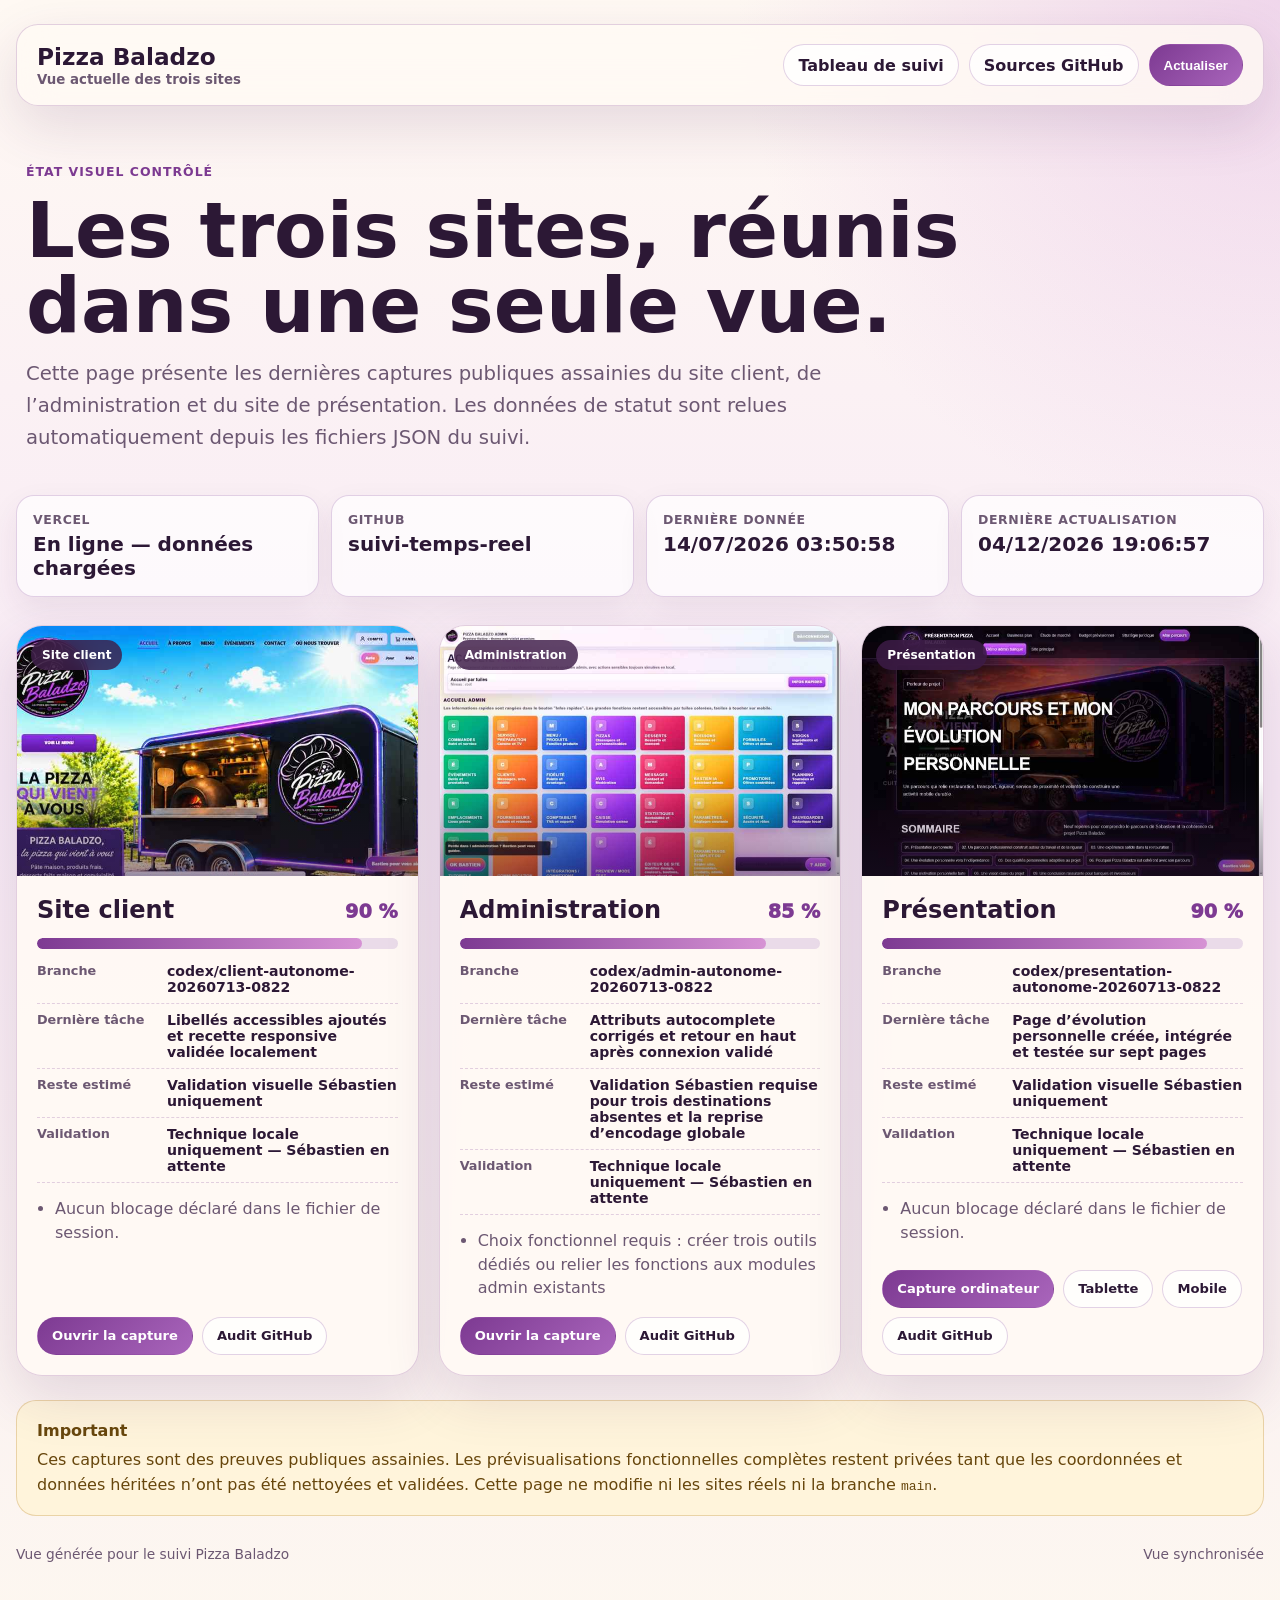
<file: suivi/visuel-actuel.html>
<!doctype html>
<html lang="fr">
<head>
  <meta charset="utf-8">
  <meta name="viewport" content="width=device-width, initial-scale=1">
  <meta name="color-scheme" content="light">
  <meta name="robots" content="noindex,nofollow,noarchive">
  <title>Vue actuelle des trois sites — Pizza Baladzo</title>
  <style>
    :root {
      --ink: #2c1835;
      --muted: #6c5872;
      --violet: #7d3a92;
      --violet-2: #a965bb;
      --rose: #efd9ef;
      --rose-2: #f8edf7;
      --cream: #fffaf4;
      --line: rgba(125, 58, 146, .22);
      --shadow: 0 20px 55px rgba(79, 34, 94, .14);
      --good: #217a4a;
      --warn: #a76a00;
      --bad: #a62f46;
    }
    * { box-sizing: border-box; }
    html { scroll-behavior: smooth; }
    body {
      margin: 0;
      min-height: 100vh;
      font-family: Inter, ui-sans-serif, system-ui, -apple-system, BlinkMacSystemFont, "Segoe UI", sans-serif;
      color: var(--ink);
      background:
        radial-gradient(circle at top right, rgba(219, 167, 225, .42), transparent 34rem),
        linear-gradient(180deg, #fff9f3 0%, #f7e9f5 48%, #fdf7f0 100%);
    }
    a { color: inherit; }
    .shell { width: min(1500px, calc(100% - 32px)); margin: 0 auto; padding: 24px 0 64px; }
    .topbar {
      display: flex;
      gap: 20px;
      align-items: center;
      justify-content: space-between;
      padding: 18px 20px;
      border: 1px solid var(--line);
      border-radius: 22px;
      background: rgba(255, 250, 244, .78);
      backdrop-filter: blur(18px);
      box-shadow: var(--shadow);
      position: sticky;
      top: 12px;
      z-index: 20;
    }
    .brand small { display: block; color: var(--muted); font-weight: 700; margin-top: 2px; }
    .brand strong { font-size: clamp(1.1rem, 2vw, 1.45rem); }
    .actions { display: flex; flex-wrap: wrap; gap: 10px; justify-content: flex-end; }
    .button {
      display: inline-flex;
      align-items: center;
      justify-content: center;
      min-height: 42px;
      padding: 10px 14px;
      border-radius: 999px;
      border: 1px solid var(--line);
      text-decoration: none;
      font-weight: 850;
      background: rgba(255,255,255,.72);
    }
    .button.primary { color: white; border-color: transparent; background: linear-gradient(135deg, var(--violet), var(--violet-2)); }
    .hero { padding: 58px 10px 28px; display: grid; gap: 14px; }
    .eyebrow { margin: 0; color: var(--violet); font-weight: 900; letter-spacing: .08em; text-transform: uppercase; font-size: .78rem; }
    h1 { margin: 0; font-size: clamp(2.2rem, 6vw, 5rem); line-height: .98; max-width: 1000px; }
    .lead { margin: 0; max-width: 920px; color: var(--muted); font-size: clamp(1rem, 2vw, 1.23rem); line-height: 1.65; }
    .status-strip {
      display: grid;
      grid-template-columns: repeat(4, minmax(0, 1fr));
      gap: 12px;
      margin: 12px 0 28px;
    }
    .status-card {
      padding: 16px;
      border: 1px solid var(--line);
      border-radius: 18px;
      background: rgba(255,255,255,.68);
      box-shadow: 0 12px 30px rgba(79,34,94,.08);
    }
    .status-card span { display: block; color: var(--muted); font-size: .78rem; font-weight: 800; text-transform: uppercase; letter-spacing: .05em; }
    .status-card strong { display: block; margin-top: 5px; font-size: 1.25rem; }
    .sites { display: grid; grid-template-columns: repeat(3, minmax(0, 1fr)); gap: 20px; align-items: stretch; }
    .site-card {
      overflow: hidden;
      border: 1px solid var(--line);
      border-radius: 26px;
      background: rgba(255,250,244,.9);
      box-shadow: var(--shadow);
      display: flex;
      flex-direction: column;
      min-width: 0;
    }
    .shot-wrap { position: relative; aspect-ratio: 16 / 10; background: #e8d5ea; overflow: hidden; }
    .shot-wrap img { width: 100%; height: 100%; object-fit: cover; object-position: top center; display: block; }
    .shot-wrap::after { content: ""; position: absolute; inset: auto 0 0; height: 38%; background: linear-gradient(transparent, rgba(38,18,47,.44)); pointer-events: none; }
    .badge { position: absolute; z-index: 2; left: 14px; top: 14px; padding: 8px 11px; border-radius: 999px; color: white; font-size: .76rem; font-weight: 900; background: rgba(61,29,73,.82); backdrop-filter: blur(12px); }
    .site-body { display: flex; flex-direction: column; gap: 14px; padding: 20px; flex: 1; }
    .site-title { display: flex; align-items: baseline; justify-content: space-between; gap: 12px; }
    .site-title h2 { margin: 0; font-size: 1.5rem; }
    .progress-number { color: var(--violet); font-weight: 950; font-size: 1.2rem; white-space: nowrap; }
    .progress { height: 11px; border-radius: 999px; background: #eadbe9; overflow: hidden; }
    .progress > span { display: block; height: 100%; width: 0; border-radius: inherit; background: linear-gradient(90deg, var(--violet), #d692d4); transition: width .35s ease; }
    .meta { display: grid; gap: 8px; margin: 0; }
    .meta div { display: grid; grid-template-columns: 120px 1fr; gap: 10px; padding-bottom: 8px; border-bottom: 1px dashed var(--line); }
    .meta dt { color: var(--muted); font-size: .8rem; font-weight: 850; }
    .meta dd { margin: 0; font-size: .88rem; font-weight: 750; overflow-wrap: anywhere; }
    .blockers { margin: 0; padding-left: 18px; color: var(--muted); line-height: 1.45; }
    .blockers li + li { margin-top: 7px; }
    .card-actions { display: flex; flex-wrap: wrap; gap: 9px; margin-top: auto; padding-top: 4px; }
    .card-actions .button { font-size: .82rem; min-height: 38px; }
    .notice {
      margin-top: 24px;
      padding: 18px 20px;
      border-radius: 20px;
      border: 1px solid rgba(167,106,0,.24);
      background: rgba(255,244,213,.78);
      color: #67460c;
      line-height: 1.55;
    }
    .notice strong { display: block; margin-bottom: 4px; }
    .error { color: var(--bad); font-weight: 850; }
    .loading { color: var(--muted); }
    footer { margin-top: 30px; color: var(--muted); font-size: .86rem; display: flex; justify-content: space-between; flex-wrap: wrap; gap: 10px; }
    @media (max-width: 1080px) {
      .sites { grid-template-columns: 1fr; }
      .site-card { display: grid; grid-template-columns: minmax(280px, 42%) 1fr; }
      .shot-wrap { aspect-ratio: auto; min-height: 360px; }
      .status-strip { grid-template-columns: repeat(2, minmax(0, 1fr)); }
    }
    @media (max-width: 720px) {
      .shell { width: min(100% - 20px, 1500px); padding-top: 10px; }
      .topbar { position: static; align-items: flex-start; flex-direction: column; border-radius: 18px; }
      .actions { justify-content: flex-start; }
      .hero { padding-top: 38px; }
      .status-strip { grid-template-columns: 1fr; }
      .site-card { display: flex; }
      .shot-wrap { min-height: 0; aspect-ratio: 16 / 10; }
      .meta div { grid-template-columns: 1fr; gap: 2px; }
    }
  </style>
</head>
<body>
  <div class="shell">
    <header class="topbar">
      <div class="brand">
        <strong>Pizza Baladzo</strong>
        <small>Vue actuelle des trois sites</small>
      </div>
      <div class="actions">
        <a class="button" href="./">Tableau de suivi</a>
        <a class="button" href="https://github.com/baladzo/pizza-baladzo-site/tree/suivi-temps-reel/suivi" target="_blank" rel="noopener">Sources GitHub</a>
        <button class="button primary" type="button" id="refresh">Actualiser</button>
      </div>
    </header>

    <main>
      <section class="hero">
        <p class="eyebrow">État visuel contrôlé</p>
        <h1>Les trois sites, réunis dans une seule vue.</h1>
        <p class="lead">Cette page présente les dernières captures publiques assainies du site client, de l’administration et du site de présentation. Les données de statut sont relues automatiquement depuis les fichiers JSON du suivi.</p>
      </section>

      <section class="status-strip" aria-label="État de synchronisation">
        <article class="status-card"><span>Vercel</span><strong id="vercel-status">En ligne</strong></article>
        <article class="status-card"><span>GitHub</span><strong>suivi-temps-reel</strong></article>
        <article class="status-card"><span>Dernière donnée</span><strong id="data-updated">Chargement…</strong></article>
        <article class="status-card"><span>Dernière actualisation</span><strong id="refreshed-at">Chargement…</strong></article>
      </section>

      <section class="sites" aria-label="Aperçu actuel des trois sites">
        <article class="site-card" data-site="client">
          <div class="shot-wrap">
            <span class="badge">Site client</span>
            <img src="reports/session-20260713/captures/client.jpg" alt="Capture actuelle assainie du site client Pizza Baladzo">
          </div>
          <div class="site-body">
            <div class="site-title"><h2>Site client</h2><span class="progress-number">—</span></div>
            <div class="progress" aria-hidden="true"><span></span></div>
            <dl class="meta">
              <div><dt>Branche</dt><dd data-field="branche">Chargement…</dd></div>
              <div><dt>Dernière tâche</dt><dd data-field="derniereTacheTerminee">Chargement…</dd></div>
              <div><dt>Reste estimé</dt><dd data-field="tempsRestantEstime">Chargement…</dd></div>
              <div><dt>Validation</dt><dd>Technique locale uniquement — Sébastien en attente</dd></div>
            </dl>
            <ul class="blockers" data-field="blockers"><li class="loading">Chargement des blocages…</li></ul>
            <div class="card-actions">
              <a class="button primary" href="reports/session-20260713/captures/client.jpg" target="_blank" rel="noopener">Ouvrir la capture</a>
              <a class="button" href="https://github.com/baladzo/pizza-baladzo-site/tree/audit/codex-client-20260713" target="_blank" rel="noopener">Audit GitHub</a>
            </div>
          </div>
        </article>

        <article class="site-card" data-site="admin">
          <div class="shot-wrap">
            <span class="badge">Administration</span>
            <img src="reports/session-20260713/captures/admin.jpg" alt="Capture actuelle assainie de l’administration Pizza Baladzo">
          </div>
          <div class="site-body">
            <div class="site-title"><h2>Administration</h2><span class="progress-number">—</span></div>
            <div class="progress" aria-hidden="true"><span></span></div>
            <dl class="meta">
              <div><dt>Branche</dt><dd data-field="branche">Chargement…</dd></div>
              <div><dt>Dernière tâche</dt><dd data-field="derniereTacheTerminee">Chargement…</dd></div>
              <div><dt>Reste estimé</dt><dd data-field="tempsRestantEstime">Chargement…</dd></div>
              <div><dt>Validation</dt><dd>Technique locale uniquement — Sébastien en attente</dd></div>
            </dl>
            <ul class="blockers" data-field="blockers"><li class="loading">Chargement des blocages…</li></ul>
            <div class="card-actions">
              <a class="button primary" href="reports/session-20260713/captures/admin.jpg" target="_blank" rel="noopener">Ouvrir la capture</a>
              <a class="button" href="https://github.com/baladzo/pizza-baladzo-site/tree/audit/codex-admin-20260713" target="_blank" rel="noopener">Audit GitHub</a>
            </div>
          </div>
        </article>

        <article class="site-card" data-site="presentation">
          <div class="shot-wrap">
            <span class="badge">Présentation</span>
            <img src="reports/session-20260713/captures/presentation-pc.jpg" alt="Capture actuelle assainie du site de présentation Pizza Baladzo">
          </div>
          <div class="site-body">
            <div class="site-title"><h2>Présentation</h2><span class="progress-number">—</span></div>
            <div class="progress" aria-hidden="true"><span></span></div>
            <dl class="meta">
              <div><dt>Branche</dt><dd data-field="branche">Chargement…</dd></div>
              <div><dt>Dernière tâche</dt><dd data-field="derniereTacheTerminee">Chargement…</dd></div>
              <div><dt>Reste estimé</dt><dd data-field="tempsRestantEstime">Chargement…</dd></div>
              <div><dt>Validation</dt><dd>Technique locale uniquement — Sébastien en attente</dd></div>
            </dl>
            <ul class="blockers" data-field="blockers"><li class="loading">Chargement des blocages…</li></ul>
            <div class="card-actions">
              <a class="button primary" href="reports/session-20260713/captures/presentation-pc.jpg" target="_blank" rel="noopener">Capture ordinateur</a>
              <a class="button" href="reports/session-20260713/captures/presentation-tablette.jpg" target="_blank" rel="noopener">Tablette</a>
              <a class="button" href="reports/session-20260713/captures/presentation-mobile.jpg" target="_blank" rel="noopener">Mobile</a>
              <a class="button" href="https://github.com/baladzo/pizza-baladzo-site/tree/audit/codex-presentation-20260713" target="_blank" rel="noopener">Audit GitHub</a>
            </div>
          </div>
        </article>
      </section>

      <aside class="notice">
        <strong>Important</strong>
        Ces captures sont des preuves publiques assainies. Les prévisualisations fonctionnelles complètes restent privées tant que les coordonnées et données héritées n’ont pas été nettoyées et validées. Cette page ne modifie ni les sites réels ni la branche <code>main</code>.
      </aside>
    </main>

    <footer>
      <span>Vue générée pour le suivi Pizza Baladzo</span>
      <span id="page-state">Données en cours de chargement</span>
    </footer>
  </div>

  <script>
    const sources = {
      client: "data/session-client.json",
      admin: "data/session-admin.json",
      presentation: "data/session-presentation.json",
      global: "data/global.json"
    };

    const safe = value => String(value ?? "");

    async function fetchJson(path) {
      const response = await fetch(`${path}?t=${Date.now()}`, { cache: "no-store" });
      if (!response.ok) throw new Error(`${path}: HTTP ${response.status}`);
      return response.json();
    }

    function renderSite(name, data) {
      const card = document.querySelector(`[data-site="${name}"]`);
      const progress = Math.max(0, Math.min(100, Number(data.progression) || 0));
      card.querySelector(".progress-number").textContent = `${progress.toLocaleString("fr-FR", { maximumFractionDigits: 1 })} %`;
      card.querySelector(".progress > span").style.width = `${progress}%`;
      ["branche", "derniereTacheTerminee", "tempsRestantEstime"].forEach(field => {
        card.querySelector(`[data-field="${field}"]`).textContent = safe(data[field] || "Non renseigné");
      });
      const blockers = (data.taches || []).flatMap(task => task.blocages || []).filter(Boolean);
      const uniqueBlockers = [...new Set(blockers)];
      card.querySelector('[data-field="blockers"]').innerHTML = uniqueBlockers.length
        ? uniqueBlockers.slice(0, 4).map(item => `<li>${safe(item).replace(/[&<>"']/g, c => ({'&':'&amp;','<':'&lt;','>':'&gt;','"':'&quot;',"'":'&#39;'}[c]))}</li>`).join("")
        : "<li>Aucun blocage déclaré dans le fichier de session.</li>";
    }

    async function refresh() {
      const button = document.querySelector("#refresh");
      const state = document.querySelector("#page-state");
      button.disabled = true;
      state.textContent = "Actualisation en cours…";
      try {
        const [client, admin, presentation, global] = await Promise.all([
          fetchJson(sources.client), fetchJson(sources.admin), fetchJson(sources.presentation), fetchJson(sources.global)
        ]);
        renderSite("client", client);
        renderSite("admin", admin);
        renderSite("presentation", presentation);
        document.querySelector("#data-updated").textContent = new Date(global.updatedAt).toLocaleString("fr-FR");
        document.querySelector("#refreshed-at").textContent = new Date().toLocaleString("fr-FR");
        document.querySelector("#vercel-status").textContent = "En ligne — données chargées";
        state.textContent = "Vue synchronisée";
      } catch (error) {
        console.error(error);
        document.querySelector("#vercel-status").textContent = "Erreur de chargement";
        document.querySelector("#vercel-status").className = "error";
        document.querySelector("#refreshed-at").textContent = new Date().toLocaleString("fr-FR");
        state.textContent = `Erreur : ${error.message}`;
      } finally {
        button.disabled = false;
      }
    }

    document.querySelector("#refresh").addEventListener("click", refresh);
    refresh();
    setInterval(refresh, 30000);
  </script>
</body>
</html>
</file>
<file: styles.css>
:root {
  --bg: #07050d;
  --bg-soft: #110a1f;
  --card: rgba(31, 18, 52, 0.78);
  --card-strong: #1c102f;
  --text: #fbf8ff;
  --muted: #c8badb;
  --purple: #9d4edd;
  --purple-bright: #c77dff;
  --accent: #ffb703;
  --border: rgba(199, 125, 255, 0.22);
  --shadow: 0 24px 80px rgba(157, 78, 221, 0.22);
}

* {
  box-sizing: border-box;
}

body {
  margin: 0;
  font-family: Inter, system-ui, -apple-system, BlinkMacSystemFont, "Segoe UI", sans-serif;
  color: var(--text);
  background:
    radial-gradient(circle at top left, rgba(157, 78, 221, 0.35), transparent 32rem),
    radial-gradient(circle at bottom right, rgba(199, 125, 255, 0.18), transparent 30rem),
    var(--bg);
  line-height: 1.6;
}

body.nav-open {
  overflow: hidden;
}

a {
  color: inherit;
  text-decoration: none;
}

img,
svg {
  max-width: 100%;
}

.container {
  width: min(1120px, calc(100% - 32px));
  margin-inline: auto;
}

.section {
  padding: 88px 0;
}

.site-header {
  position: sticky;
  top: 0;
  z-index: 20;
  background: rgba(7, 5, 13, 0.82);
  border-bottom: 1px solid var(--border);
  backdrop-filter: blur(18px);
}

.nav {
  min-height: 76px;
  display: flex;
  align-items: center;
  justify-content: space-between;
  gap: 24px;
}

.brand {
  display: inline-flex;
  align-items: center;
  gap: 12px;
  font-weight: 800;
  letter-spacing: -0.03em;
}

.brand-mark {
  display: grid;
  width: 44px;
  height: 44px;
  place-items: center;
  color: var(--bg);
  background: linear-gradient(135deg, var(--purple-bright), var(--accent));
  border-radius: 16px;
  box-shadow: 0 12px 36px rgba(199, 125, 255, 0.35);
}

.nav-links {
  display: flex;
  align-items: center;
  gap: 22px;
  color: var(--muted);
  font-weight: 600;
}

.nav-links a:hover,
.nav-links a[aria-current="page"] {
  color: var(--text);
}

.nav-toggle {
  display: none;
  width: 44px;
  height: 44px;
  padding: 10px;
  color: var(--text);
  background: var(--card-strong);
  border: 1px solid var(--border);
  border-radius: 14px;
}

.nav-toggle span:not(.sr-only) {
  display: block;
  height: 2px;
  margin: 5px 0;
  background: currentColor;
  border-radius: 999px;
}

.sr-only {
  position: absolute;
  width: 1px;
  height: 1px;
  padding: 0;
  margin: -1px;
  overflow: hidden;
  clip: rect(0, 0, 0, 0);
  white-space: nowrap;
  border: 0;
}

.btn {
  display: inline-flex;
  align-items: center;
  justify-content: center;
  min-height: 48px;
  padding: 0 22px;
  color: #15081f;
  background: linear-gradient(135deg, var(--purple-bright), var(--accent));
  border: 1px solid transparent;
  border-radius: 999px;
  font-weight: 800;
  box-shadow: 0 16px 40px rgba(199, 125, 255, 0.28);
  transition: transform 180ms ease, box-shadow 180ms ease;
}

.btn:hover {
  transform: translateY(-2px);
  box-shadow: 0 20px 48px rgba(199, 125, 255, 0.36);
}

.btn-outline {
  color: var(--text);
  background: rgba(255, 255, 255, 0.04);
  border-color: var(--border);
  box-shadow: none;
}

.btn-small {
  min-height: 40px;
  padding: 0 18px;
}

.hero {
  padding-top: 110px;
}

.hero-grid,
.split,
.contact-grid {
  display: grid;
  grid-template-columns: 1.05fr 0.95fr;
  gap: 56px;
  align-items: center;
}

.align-start {
  align-items: start;
}

.eyebrow {
  margin: 0 0 14px;
  color: var(--purple-bright);
  font-size: 0.78rem;
  font-weight: 800;
  letter-spacing: 0.16em;
  text-transform: uppercase;
}

h1,
h2,
h3,
p {
  margin-top: 0;
}

h1 {
  max-width: 760px;
  margin-bottom: 22px;
  font-size: clamp(2.7rem, 8vw, 5.7rem);
  line-height: 0.95;
  letter-spacing: -0.08em;
}

h2 {
  margin-bottom: 16px;
  font-size: clamp(2rem, 4vw, 3rem);
  line-height: 1.05;
  letter-spacing: -0.06em;
}

h3 {
  margin-bottom: 8px;
  font-size: 1.1rem;
}

.hero-text,
.section-heading p,
.split p,
.card p,
.menu-item p,
.contact-info p {
  color: var(--muted);
}

.hero-text {
  max-width: 620px;
  font-size: 1.12rem;
}

.hero-actions {
  display: flex;
  flex-wrap: wrap;
  gap: 14px;
  margin-top: 32px;
}

.hero-card,
.card,
.menu-category {
  border: 1px solid var(--border);
  background: linear-gradient(180deg, rgba(255, 255, 255, 0.07), rgba(255, 255, 255, 0.025)), var(--card);
  border-radius: 30px;
  box-shadow: var(--shadow);
}

.hero-card {
  position: relative;
  overflow: hidden;
  min-height: 520px;
  padding: 34px;
}

.pizza-visual {
  position: relative;
  width: min(390px, 100%);
  aspect-ratio: 1;
  margin: 28px auto;
  background:
    radial-gradient(circle at 34% 32%, #b5172f 0 7%, transparent 7.5%),
    radial-gradient(circle at 62% 30%, #b5172f 0 6%, transparent 6.5%),
    radial-gradient(circle at 48% 62%, #b5172f 0 7%, transparent 7.5%),
    radial-gradient(circle at 72% 66%, #7b2cbf 0 5%, transparent 5.5%),
    radial-gradient(circle, #ffd166 0 57%, #d97706 58% 70%, #8a4f16 71%);
  border: 14px solid rgba(255, 255, 255, 0.08);
  border-radius: 50%;
  box-shadow: 0 35px 90px rgba(0, 0, 0, 0.45);
}

.pizza-visual span {
  position: absolute;
  width: 12%;
  aspect-ratio: 1;
  background: #3a0ca3;
  border-radius: 50% 50% 50% 10%;
}

.pizza-visual span:nth-child(1) { top: 26%; left: 18%; }
.pizza-visual span:nth-child(2) { top: 50%; left: 30%; transform: rotate(35deg); }
.pizza-visual span:nth-child(3) { top: 40%; right: 22%; transform: rotate(90deg); }
.pizza-visual span:nth-child(4) { bottom: 20%; right: 36%; transform: rotate(145deg); }

.hero-card-content {
  position: relative;
  padding: 22px;
  background: rgba(7, 5, 13, 0.72);
  border: 1px solid var(--border);
  border-radius: 24px;
}

.hero-card-content p {
  margin-bottom: 4px;
  color: var(--accent);
  font-weight: 800;
  text-transform: uppercase;
}

.hero-card-content h2 {
  margin-bottom: 8px;
}

.hero-card-content span {
  color: var(--muted);
}

.section-heading {
  max-width: 760px;
  margin-bottom: 34px;
}

.cards,
.menu-layout,
.location-grid {
  display: grid;
  gap: 22px;
}

.three-columns {
  grid-template-columns: repeat(3, 1fr);
}

.card,
.menu-category {
  padding: 28px;
}

.featured-section {
  background: linear-gradient(90deg, rgba(157, 78, 221, 0.14), transparent);
  border-block: 1px solid var(--border);
}

.mini-menu {
  display: grid;
  gap: 14px;
}

.mini-menu div,
.menu-item,
.schedule-list li {
  display: flex;
  justify-content: space-between;
  gap: 20px;
  padding: 18px;
  background: rgba(255, 255, 255, 0.055);
  border: 1px solid var(--border);
  border-radius: 20px;
}

.mini-menu span,
.schedule-list span {
  display: block;
  color: var(--muted);
}

.page-main {
  min-height: 70vh;
}

.page-hero {
  padding-bottom: 30px;
}

.menu-layout {
  grid-template-columns: repeat(3, 1fr);
  align-items: start;
}

.menu-category h2 {
  font-size: 1.65rem;
}

.menu-item {
  align-items: start;
  margin-top: 14px;
}

.menu-item strong {
  color: var(--accent);
  white-space: nowrap;
}

.schedule-list {
  display: grid;
  gap: 12px;
  padding: 0;
  margin: 0;
  list-style: none;
}

.location-grid {
  grid-template-columns: 1fr;
}

.contact-form {
  display: grid;
  gap: 12px;
}

label {
  color: var(--muted);
  font-weight: 700;
}

input,
textarea {
  width: 100%;
  padding: 15px 16px;
  color: var(--text);
  background: rgba(255, 255, 255, 0.055);
  border: 1px solid var(--border);
  border-radius: 16px;
  font: inherit;
}

input:focus,
textarea:focus {
  outline: 2px solid var(--purple-bright);
  outline-offset: 2px;
}

.note {
  padding: 16px;
  background: rgba(255, 183, 3, 0.1);
  border: 1px solid rgba(255, 183, 3, 0.26);
  border-radius: 18px;
}

.site-footer {
  padding: 44px 0;
  color: var(--muted);
  background: #050309;
  border-top: 1px solid var(--border);
}

.footer-grid {
  display: grid;
  grid-template-columns: 1.6fr 1fr 1fr;
  gap: 28px;
}

.footer-grid div {
  display: grid;
  gap: 8px;
  align-content: start;
}

.footer-grid strong {
  color: var(--text);
}

@media (max-width: 880px) {
  .nav-toggle {
    display: block;
  }

  .nav-links {
    position: fixed;
    inset: 76px 16px auto;
    display: none;
    flex-direction: column;
    align-items: stretch;
    padding: 20px;
    background: rgba(17, 10, 31, 0.98);
    border: 1px solid var(--border);
    border-radius: 24px;
    box-shadow: var(--shadow);
  }

  .nav-links.is-open {
    display: flex;
  }

  .hero-grid,
  .split,
  .contact-grid,
  .three-columns,
  .menu-layout,
  .footer-grid {
    grid-template-columns: 1fr;
  }

  .hero {
    padding-top: 70px;
  }

  .section {
    padding: 64px 0;
  }

  .hero-card {
    min-height: auto;
  }
}

@media (max-width: 560px) {
  .container {
    width: min(100% - 22px, 1120px);
  }

  .brand {
    font-size: 0.95rem;
  }

  .brand-mark {
    width: 38px;
    height: 38px;
    border-radius: 13px;
  }

  .hero-actions,
  .btn {
    width: 100%;
  }

  .mini-menu div,
  .menu-item,
  .schedule-list li {
    flex-direction: column;
    gap: 6px;
  }
}
</file>
<file: suivi/styles.css>
:root {
  color-scheme: dark;
  --bg: #0d0d10;
  --surface: #17171c;
  --surface-2: #202027;
  --line: #34343e;
  --text: #f5f4f7;
  --muted: #aaa7b1;
  --purple: #9b5de5;
  --purple-2: #c29af4;
  --green: #38c793;
  --amber: #efb84d;
  --red: #ef6b73;
  --blue: #64a8ff;
}

* { box-sizing: border-box; }
html { scroll-behavior: smooth; }
body {
  margin: 0;
  min-width: 320px;
  background: var(--bg);
  color: var(--text);
  font-family: Inter, Arial, Helvetica, sans-serif;
  font-size: 15px;
  line-height: 1.5;
}

button, a { font: inherit; }
a { color: inherit; }

.topbar {
  position: sticky;
  z-index: 10;
  top: 0;
  display: flex;
  align-items: center;
  justify-content: space-between;
  gap: 24px;
  padding: 16px max(24px, calc((100vw - 1440px) / 2));
  border-bottom: 1px solid var(--line);
  background: rgba(13, 13, 16, .96);
  backdrop-filter: blur(12px);
}

.brand { margin: 0 0 2px; color: var(--purple-2); font-weight: 800; }
.topbar h1 { margin: 0; font-size: 20px; letter-spacing: 0; }
.topbar-actions { display: flex; align-items: center; gap: 16px; }
.connection { display: flex; align-items: center; gap: 8px; color: var(--muted); white-space: nowrap; }
.connection-dot { width: 9px; height: 9px; border-radius: 50%; background: var(--amber); }
.connection-dot.online { background: var(--green); }
.connection-dot.offline { background: var(--red); }
.refresh-button {
  display: inline-flex;
  min-height: 40px;
  align-items: center;
  gap: 8px;
  padding: 8px 12px;
  border: 1px solid var(--line);
  border-radius: 6px;
  background: var(--surface-2);
  color: var(--text);
  cursor: pointer;
}
.refresh-button:hover, .refresh-button:focus-visible { border-color: var(--purple); outline: none; }

main { width: min(1440px, 100%); margin: 0 auto; }
.session-band {
  display: grid;
  grid-template-columns: minmax(220px, 1fr) minmax(520px, 2fr);
  gap: 32px;
  padding: 28px 24px;
  border-bottom: 1px solid var(--line);
}
.eyebrow { margin: 0 0 4px; color: var(--purple-2); font-size: 12px; font-weight: 800; text-transform: uppercase; }
h2 { margin: 0; font-size: 24px; letter-spacing: 0; }
.session-facts { display: grid; grid-template-columns: repeat(4, minmax(120px, 1fr)); gap: 16px; margin: 0; }
.session-facts div { min-width: 0; }
.session-facts dt { color: var(--muted); font-size: 12px; }
.session-facts dd { margin: 3px 0 0; overflow-wrap: anywhere; font-weight: 700; }

.metrics { display: grid; grid-template-columns: repeat(4, 1fr); border-bottom: 1px solid var(--line); }
.metric { min-width: 0; padding: 22px 24px; border-right: 1px solid var(--line); }
.metric:nth-child(4n) { border-right: 0; }
.metric:nth-child(-n+4) { border-bottom: 1px solid var(--line); }
.metric-primary { box-shadow: inset 0 3px 0 var(--green); }
.metric span, .metric small { display: block; color: var(--muted); }
.metric strong { display: block; margin: 7px 0 3px; font-size: 28px; letter-spacing: 0; }

.section-tabs {
  display: flex;
  gap: 6px;
  overflow-x: auto;
  padding: 12px 24px;
  border-bottom: 1px solid var(--line);
  background: var(--surface);
}
.section-tabs a { padding: 8px 12px; border-radius: 5px; text-decoration: none; white-space: nowrap; }
.section-tabs a:hover, .section-tabs a:focus-visible { background: var(--surface-2); outline: none; }

.workstream, .plain-section { padding: 28px 24px; border-bottom: 1px solid var(--line); scroll-margin-top: 82px; }
.section-heading { display: flex; align-items: end; justify-content: space-between; gap: 24px; margin-bottom: 18px; }
.progress-block { width: min(360px, 42%); }
.progress-label { display: block; margin-bottom: 6px; text-align: right; font-weight: 800; }
.progress-track { height: 8px; overflow: hidden; border-radius: 4px; background: var(--surface-2); }
.progress-track span { display: block; width: 0; height: 100%; background: var(--purple); transition: width .25s ease; }
.stream-meta { display: flex; flex-wrap: wrap; gap: 8px 20px; margin-bottom: 14px; color: var(--muted); font-size: 13px; }

.table-wrap { overflow-x: auto; border: 1px solid var(--line); border-radius: 6px; }
table { width: 100%; min-width: 820px; border-collapse: collapse; background: var(--surface); }
th, td { padding: 12px 14px; border-bottom: 1px solid var(--line); text-align: left; vertical-align: top; }
th { background: var(--surface-2); color: var(--muted); font-size: 12px; text-transform: uppercase; }
tbody tr:last-child td { border-bottom: 0; }
.task-title { display: block; margin-bottom: 3px; font-weight: 800; }
.task-id { color: var(--muted); font-size: 12px; }
.status { display: inline-block; padding: 3px 7px; border: 1px solid currentColor; border-radius: 4px; font-size: 12px; font-weight: 800; }
.status-progress { color: var(--blue); }
.status-tested { color: var(--green); }
.status-blocked { color: var(--red); }
.status-waiting { color: var(--amber); }
.status-analysis { color: var(--purple-2); }

.timeline { display: grid; gap: 0; margin: 0; padding: 0; list-style: none; border-left: 2px solid var(--line); }
.timeline li { position: relative; padding: 0 0 18px 22px; }
.timeline li:last-child { padding-bottom: 0; }
.timeline li::before { position: absolute; top: 6px; left: -6px; width: 10px; height: 10px; border-radius: 50%; background: var(--purple); content: ""; }
.timeline time { display: block; color: var(--muted); font-size: 12px; }

footer { display: flex; justify-content: space-between; gap: 20px; width: min(1440px, 100%); margin: 0 auto; padding: 20px 24px; color: var(--muted); font-size: 13px; }

@media (max-width: 960px) {
  .session-band { grid-template-columns: 1fr; }
  .session-facts { grid-template-columns: repeat(2, 1fr); }
  .metrics { grid-template-columns: repeat(2, 1fr); }
  .metric { border-right: 1px solid var(--line); border-bottom: 1px solid var(--line); }
  .metric:nth-child(2n) { border-right: 0; }
  .metric:nth-last-child(-n+2) { border-bottom: 0; }
}

@media (max-width: 640px) {
  .topbar { position: static; align-items: flex-start; padding: 14px 16px; }
  .topbar-actions { align-items: flex-end; flex-direction: column; gap: 8px; }
  .refresh-button span:last-child { display: none; }
  .refresh-button { width: 40px; justify-content: center; padding: 8px; }
  .session-band, .workstream, .plain-section { padding: 22px 16px; }
  .section-tabs { padding-inline: 16px; }
  .session-facts { grid-template-columns: 1fr; }
  .metrics { grid-template-columns: 1fr; }
  .metric { border-right: 0; border-bottom: 1px solid var(--line); }
  .metric:last-child { border-bottom: 0; }
  .section-heading { align-items: flex-start; flex-direction: column; }
  .progress-block { width: 100%; }
  footer { align-items: flex-start; flex-direction: column; padding-inline: 16px; }
}
</file>
